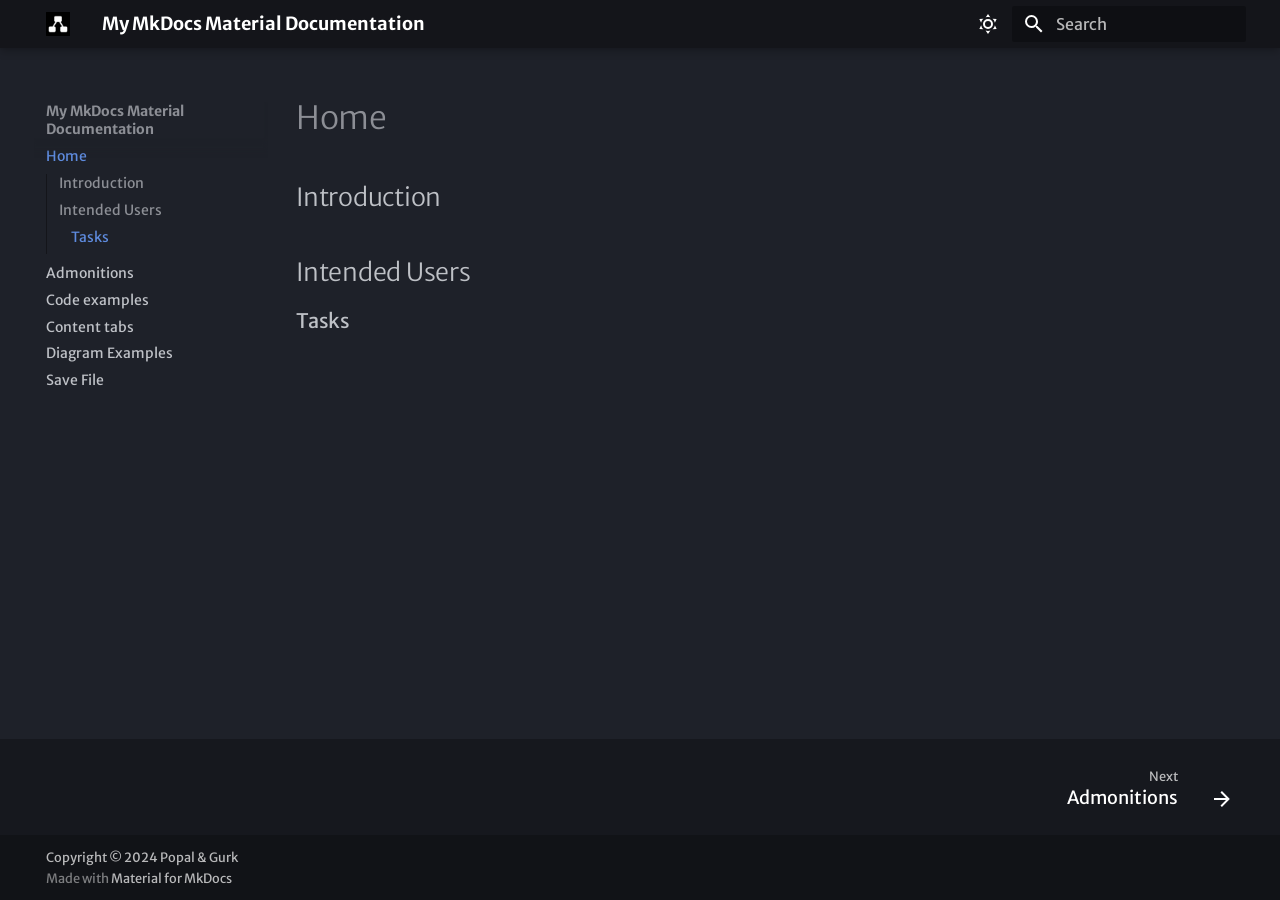
<file: index.html>
<!doctype html>
<html lang="en" class="no-js">
  <head>
    
      <meta charset="utf-8">
      <meta name="viewport" content="width=device-width,initial-scale=1">
      
      
      
        <link rel="canonical" href="https://sitename.example/">
      
      
      
        <link rel="next" href="admonitions/">
      
      
        
      
      
      <link rel="icon" href="assets/images/favicon.png">
      <meta name="generator" content="mkdocs-1.6.1, mkdocs-material-9.7.6">
    
    
      
        <title>My MkDocs Material Documentation</title>
      
    
    
      <link rel="stylesheet" href="assets/stylesheets/main.484c7ddc.min.css">
      
        
        <link rel="stylesheet" href="assets/stylesheets/palette.ab4e12ef.min.css">
      
      


    
    
      
    
    
      
        
        
        <link rel="preconnect" href="https://fonts.gstatic.com" crossorigin>
        <link rel="stylesheet" href="https://fonts.googleapis.com/css?family=Merriweather+Sans:300,300i,400,400i,700,700i%7CRed+Hat+Mono:400,400i,700,700i&display=fallback">
        <style>:root{--md-text-font:"Merriweather Sans";--md-code-font:"Red Hat Mono"}</style>
      
    
    
      <link rel="stylesheet" href="stylesheets/style.css">
    
    <script>__md_scope=new URL(".",location),__md_hash=e=>[...e].reduce(((e,_)=>(e<<5)-e+_.charCodeAt(0)),0),__md_get=(e,_=localStorage,t=__md_scope)=>JSON.parse(_.getItem(t.pathname+"."+e)),__md_set=(e,_,t=localStorage,a=__md_scope)=>{try{t.setItem(a.pathname+"."+e,JSON.stringify(_))}catch(e){}}</script>
    
      

    
    
  </head>
  
  
    
    
      
    
    
    
    
    <body dir="ltr" data-md-color-scheme="slate" data-md-color-primary="black" data-md-color-accent="deep-purple">
  
    
    <input class="md-toggle" data-md-toggle="drawer" type="checkbox" id="__drawer" autocomplete="off">
    <input class="md-toggle" data-md-toggle="search" type="checkbox" id="__search" autocomplete="off">
    <label class="md-overlay" for="__drawer"></label>
    <div data-md-component="skip">
      
        
        <a href="#introduction" class="md-skip">
          Skip to content
        </a>
      
    </div>
    <div data-md-component="announce">
      
    </div>
    
    
      

  

<header class="md-header md-header--shadow" data-md-component="header">
  <nav class="md-header__inner md-grid" aria-label="Header">
    <a href="." title="My MkDocs Material Documentation" class="md-header__button md-logo" aria-label="My MkDocs Material Documentation" data-md-component="logo">
      
  <img src="assets/logo.png" alt="logo">

    </a>
    <label class="md-header__button md-icon" for="__drawer">
      
      <svg xmlns="http://www.w3.org/2000/svg" viewBox="0 0 24 24"><path d="M3 6h18v2H3zm0 5h18v2H3zm0 5h18v2H3z"/></svg>
    </label>
    <div class="md-header__title" data-md-component="header-title">
      <div class="md-header__ellipsis">
        <div class="md-header__topic">
          <span class="md-ellipsis">
            My MkDocs Material Documentation
          </span>
        </div>
        <div class="md-header__topic" data-md-component="header-topic">
          <span class="md-ellipsis">
            
              Home
            
          </span>
        </div>
      </div>
    </div>
    
      
        <form class="md-header__option" data-md-component="palette">
  
    
    
    
    <input class="md-option" data-md-color-media="" data-md-color-scheme="slate" data-md-color-primary="black" data-md-color-accent="deep-purple"  aria-label="Dark mode"  type="radio" name="__palette" id="__palette_0">
    
      <label class="md-header__button md-icon" title="Dark mode" for="__palette_1" hidden>
        <svg xmlns="http://www.w3.org/2000/svg" viewBox="0 0 24 24"><path d="M12 7a5 5 0 0 1 5 5 5 5 0 0 1-5 5 5 5 0 0 1-5-5 5 5 0 0 1 5-5m0 2a3 3 0 0 0-3 3 3 3 0 0 0 3 3 3 3 0 0 0 3-3 3 3 0 0 0-3-3m0-7 2.39 3.42C13.65 5.15 12.84 5 12 5s-1.65.15-2.39.42zM3.34 7l4.16-.35A7.2 7.2 0 0 0 5.94 8.5c-.44.74-.69 1.5-.83 2.29zm.02 10 1.76-3.77a7.131 7.131 0 0 0 2.38 4.14zM20.65 7l-1.77 3.79a7.02 7.02 0 0 0-2.38-4.15zm-.01 10-4.14.36c.59-.51 1.12-1.14 1.54-1.86.42-.73.69-1.5.83-2.29zM12 22l-2.41-3.44c.74.27 1.55.44 2.41.44.82 0 1.63-.17 2.37-.44z"/></svg>
      </label>
    
  
    
    
    
    <input class="md-option" data-md-color-media="" data-md-color-scheme="default" data-md-color-primary="blue" data-md-color-accent="deep-orange"  aria-label="Light mode"  type="radio" name="__palette" id="__palette_1">
    
      <label class="md-header__button md-icon" title="Light mode" for="__palette_0" hidden>
        <svg xmlns="http://www.w3.org/2000/svg" viewBox="0 0 24 24"><path d="m17.75 4.09-2.53 1.94.91 3.06-2.63-1.81-2.63 1.81.91-3.06-2.53-1.94L12.44 4l1.06-3 1.06 3zm3.5 6.91-1.64 1.25.59 1.98-1.7-1.17-1.7 1.17.59-1.98L15.75 11l2.06-.05L18.5 9l.69 1.95zm-2.28 4.95c.83-.08 1.72 1.1 1.19 1.85-.32.45-.66.87-1.08 1.27C15.17 23 8.84 23 4.94 19.07c-3.91-3.9-3.91-10.24 0-14.14.4-.4.82-.76 1.27-1.08.75-.53 1.93.36 1.85 1.19-.27 2.86.69 5.83 2.89 8.02a9.96 9.96 0 0 0 8.02 2.89m-1.64 2.02a12.08 12.08 0 0 1-7.8-3.47c-2.17-2.19-3.33-5-3.49-7.82-2.81 3.14-2.7 7.96.31 10.98 3.02 3.01 7.84 3.12 10.98.31"/></svg>
      </label>
    
  
</form>
      
    
    
      <script>var palette=__md_get("__palette");if(palette&&palette.color){if("(prefers-color-scheme)"===palette.color.media){var media=matchMedia("(prefers-color-scheme: light)"),input=document.querySelector(media.matches?"[data-md-color-media='(prefers-color-scheme: light)']":"[data-md-color-media='(prefers-color-scheme: dark)']");palette.color.media=input.getAttribute("data-md-color-media"),palette.color.scheme=input.getAttribute("data-md-color-scheme"),palette.color.primary=input.getAttribute("data-md-color-primary"),palette.color.accent=input.getAttribute("data-md-color-accent")}for(var[key,value]of Object.entries(palette.color))document.body.setAttribute("data-md-color-"+key,value)}</script>
    
    
    
      
      
        <label class="md-header__button md-icon" for="__search">
          
          <svg xmlns="http://www.w3.org/2000/svg" viewBox="0 0 24 24"><path d="M9.5 3A6.5 6.5 0 0 1 16 9.5c0 1.61-.59 3.09-1.56 4.23l.27.27h.79l5 5-1.5 1.5-5-5v-.79l-.27-.27A6.52 6.52 0 0 1 9.5 16 6.5 6.5 0 0 1 3 9.5 6.5 6.5 0 0 1 9.5 3m0 2C7 5 5 7 5 9.5S7 14 9.5 14 14 12 14 9.5 12 5 9.5 5"/></svg>
        </label>
        <div class="md-search" data-md-component="search" role="dialog">
  <label class="md-search__overlay" for="__search"></label>
  <div class="md-search__inner" role="search">
    <form class="md-search__form" name="search">
      <input type="text" class="md-search__input" name="query" aria-label="Search" placeholder="Search" autocapitalize="off" autocorrect="off" autocomplete="off" spellcheck="false" data-md-component="search-query" required>
      <label class="md-search__icon md-icon" for="__search">
        
        <svg xmlns="http://www.w3.org/2000/svg" viewBox="0 0 24 24"><path d="M9.5 3A6.5 6.5 0 0 1 16 9.5c0 1.61-.59 3.09-1.56 4.23l.27.27h.79l5 5-1.5 1.5-5-5v-.79l-.27-.27A6.52 6.52 0 0 1 9.5 16 6.5 6.5 0 0 1 3 9.5 6.5 6.5 0 0 1 9.5 3m0 2C7 5 5 7 5 9.5S7 14 9.5 14 14 12 14 9.5 12 5 9.5 5"/></svg>
        
        <svg xmlns="http://www.w3.org/2000/svg" viewBox="0 0 24 24"><path d="M20 11v2H8l5.5 5.5-1.42 1.42L4.16 12l7.92-7.92L13.5 5.5 8 11z"/></svg>
      </label>
      <nav class="md-search__options" aria-label="Search">
        
        <button type="reset" class="md-search__icon md-icon" title="Clear" aria-label="Clear" tabindex="-1">
          
          <svg xmlns="http://www.w3.org/2000/svg" viewBox="0 0 24 24"><path d="M19 6.41 17.59 5 12 10.59 6.41 5 5 6.41 10.59 12 5 17.59 6.41 19 12 13.41 17.59 19 19 17.59 13.41 12z"/></svg>
        </button>
      </nav>
      
    </form>
    <div class="md-search__output">
      <div class="md-search__scrollwrap" tabindex="0" data-md-scrollfix>
        <div class="md-search-result" data-md-component="search-result">
          <div class="md-search-result__meta">
            Initializing search
          </div>
          <ol class="md-search-result__list" role="presentation"></ol>
        </div>
      </div>
    </div>
  </div>
</div>
      
    
    
  </nav>
  
</header>
    
    <div class="md-container" data-md-component="container">
      
      
        
          
        
      
      <main class="md-main" data-md-component="main">
        <div class="md-main__inner md-grid">
          
            
              
              <div class="md-sidebar md-sidebar--primary" data-md-component="sidebar" data-md-type="navigation" >
                <div class="md-sidebar__scrollwrap">
                  <div class="md-sidebar__inner">
                    



  

<nav class="md-nav md-nav--primary md-nav--integrated" aria-label="Navigation" data-md-level="0">
  <label class="md-nav__title" for="__drawer">
    <a href="." title="My MkDocs Material Documentation" class="md-nav__button md-logo" aria-label="My MkDocs Material Documentation" data-md-component="logo">
      
  <img src="assets/logo.png" alt="logo">

    </a>
    My MkDocs Material Documentation
  </label>
  
  <ul class="md-nav__list" data-md-scrollfix>
    
      
      
  
  
    
  
  
  
    <li class="md-nav__item md-nav__item--active">
      
      <input class="md-nav__toggle md-toggle" type="checkbox" id="__toc">
      
      
      
        <label class="md-nav__link md-nav__link--active" for="__toc">
          
  
  
  <span class="md-ellipsis">
    
  
    Home
  

    
  </span>
  
  

          <span class="md-nav__icon md-icon"></span>
        </label>
      
      <a href="." class="md-nav__link md-nav__link--active">
        
  
  
  <span class="md-ellipsis">
    
  
    Home
  

    
  </span>
  
  

      </a>
      
        

<nav class="md-nav md-nav--secondary" aria-label="Table of contents">
  
  
  
  
    <label class="md-nav__title" for="__toc">
      <span class="md-nav__icon md-icon"></span>
      Table of contents
    </label>
    <ul class="md-nav__list" data-md-component="toc" data-md-scrollfix>
      
        <li class="md-nav__item">
  <a href="#introduction" class="md-nav__link">
    <span class="md-ellipsis">
      
        Introduction
      
    </span>
  </a>
  
</li>
      
        <li class="md-nav__item">
  <a href="#intended-users" class="md-nav__link">
    <span class="md-ellipsis">
      
        Intended Users
      
    </span>
  </a>
  
    <nav class="md-nav" aria-label="Intended Users">
      <ul class="md-nav__list">
        
          <li class="md-nav__item">
  <a href="#tasks" class="md-nav__link">
    <span class="md-ellipsis">
      
        Tasks
      
    </span>
  </a>
  
</li>
        
      </ul>
    </nav>
  
</li>
      
    </ul>
  
</nav>
      
    </li>
  

    
      
      
  
  
  
  
    <li class="md-nav__item">
      <a href="admonitions/" class="md-nav__link">
        
  
  
  <span class="md-ellipsis">
    
  
    Admonitions
  

    
  </span>
  
  

      </a>
    </li>
  

    
      
      
  
  
  
  
    <li class="md-nav__item">
      <a href="code_examples/" class="md-nav__link">
        
  
  
  <span class="md-ellipsis">
    
  
    Code examples
  

    
  </span>
  
  

      </a>
    </li>
  

    
      
      
  
  
  
  
    <li class="md-nav__item">
      <a href="content_tabs/" class="md-nav__link">
        
  
  
  <span class="md-ellipsis">
    
  
    Content tabs
  

    
  </span>
  
  

      </a>
    </li>
  

    
      
      
  
  
  
  
    <li class="md-nav__item">
      <a href="diagram_examples/" class="md-nav__link">
        
  
  
  <span class="md-ellipsis">
    
  
    Diagram Examples
  

    
  </span>
  
  

      </a>
    </li>
  

    
      
      
  
  
  
  
    <li class="md-nav__item">
      <a href="saveFile/" class="md-nav__link">
        
  
  
  <span class="md-ellipsis">
    
  
    Save File
  

    
  </span>
  
  

      </a>
    </li>
  

    
  </ul>
</nav>
                  </div>
                </div>
              </div>
            
            
          
          
            <div class="md-content" data-md-component="content">
              
              <article class="md-content__inner md-typeset">
                
                  



  <h1>Home</h1>

<h2 id="introduction">Introduction</h2>
<h2 id="intended-users">Intended Users</h2>
<h3 id="tasks">Tasks</h3>












                
              </article>
            </div>
          
          
<script>var target=document.getElementById(location.hash.slice(1));target&&target.name&&(target.checked=target.name.startsWith("__tabbed_"))</script>
        </div>
        
      </main>
      
        <footer class="md-footer">
  
    
      
      <nav class="md-footer__inner md-grid" aria-label="Footer" >
        
        
          
          <a href="admonitions/" class="md-footer__link md-footer__link--next" aria-label="Next: Admonitions">
            <div class="md-footer__title">
              <span class="md-footer__direction">
                Next
              </span>
              <div class="md-ellipsis">
                Admonitions
              </div>
            </div>
            <div class="md-footer__button md-icon">
              
              <svg xmlns="http://www.w3.org/2000/svg" viewBox="0 0 24 24"><path d="M4 11v2h12l-5.5 5.5 1.42 1.42L19.84 12l-7.92-7.92L10.5 5.5 16 11z"/></svg>
            </div>
          </a>
        
      </nav>
    
  
  <div class="md-footer-meta md-typeset">
    <div class="md-footer-meta__inner md-grid">
      <div class="md-copyright">
  
    <div class="md-copyright__highlight">
      Copyright &copy; 2024 Popal & Gurk
    </div>
  
  
    Made with
    <a href="https://squidfunk.github.io/mkdocs-material/" target="_blank" rel="noopener">
      Material for MkDocs
    </a>
  
</div>
      
    </div>
  </div>
</footer>
      
    </div>
    <div class="md-dialog" data-md-component="dialog">
      <div class="md-dialog__inner md-typeset"></div>
    </div>
    
    
    
      
      
      <script id="__config" type="application/json">{"annotate": null, "base": ".", "features": ["navigation.footer", "toc.integrate"], "search": "assets/javascripts/workers/search.2c215733.min.js", "tags": null, "translations": {"clipboard.copied": "Copied to clipboard", "clipboard.copy": "Copy to clipboard", "search.result.more.one": "1 more on this page", "search.result.more.other": "# more on this page", "search.result.none": "No matching documents", "search.result.one": "1 matching document", "search.result.other": "# matching documents", "search.result.placeholder": "Type to start searching", "search.result.term.missing": "Missing", "select.version": "Select version"}, "version": null}</script>
    
    
      <script src="assets/javascripts/bundle.79ae519e.min.js"></script>
      
    
  </body>
</html>
</file>
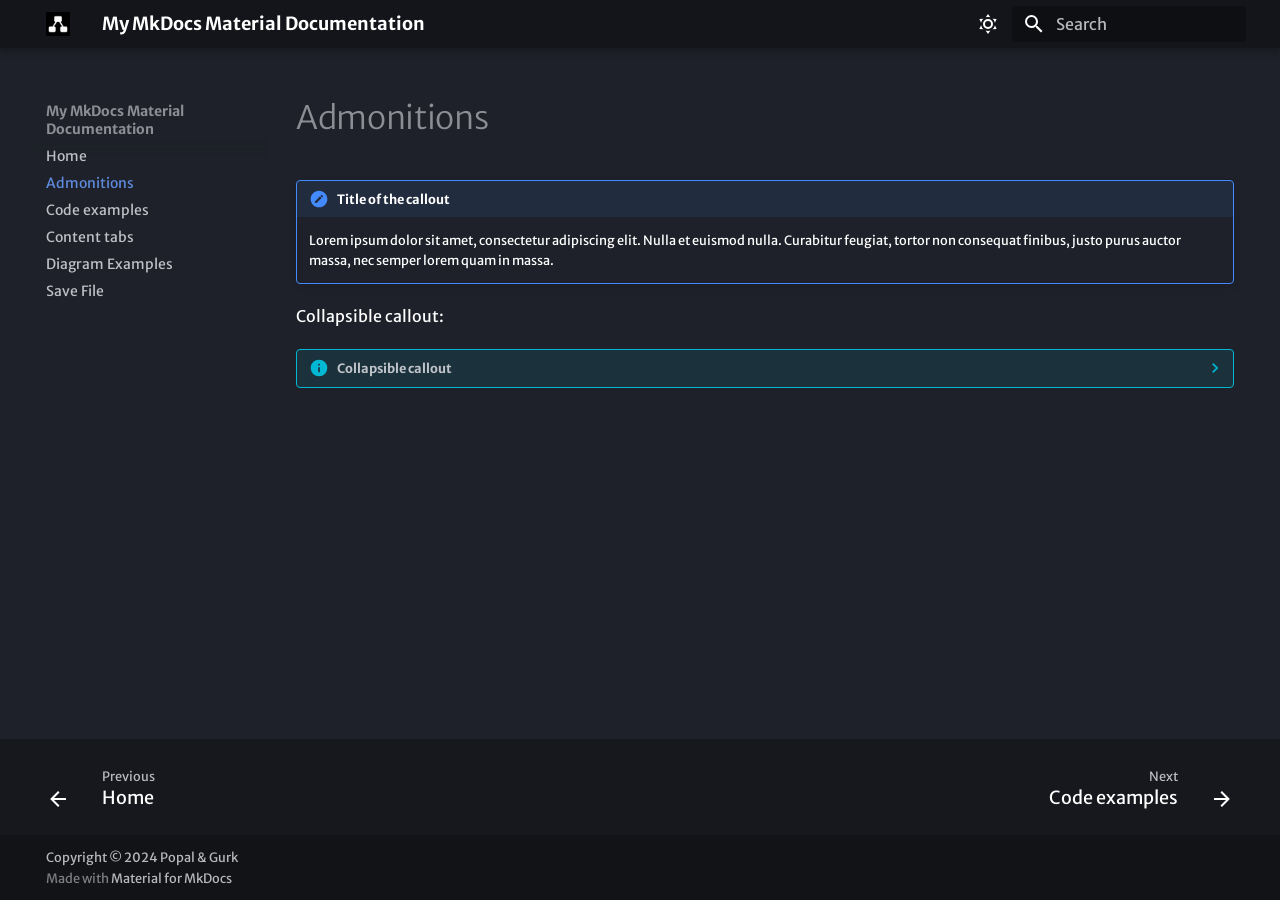
<file: admonitions/index.html>
<!doctype html>
<html lang="en" class="no-js">
  <head>
    
      <meta charset="utf-8">
      <meta name="viewport" content="width=device-width,initial-scale=1">
      
      
      
        <link rel="canonical" href="https://sitename.example/admonitions/">
      
      
        <link rel="prev" href="..">
      
      
        <link rel="next" href="../code_examples/">
      
      
        
      
      
      <link rel="icon" href="../assets/images/favicon.png">
      <meta name="generator" content="mkdocs-1.6.1, mkdocs-material-9.7.6">
    
    
      
        <title>Admonitions - My MkDocs Material Documentation</title>
      
    
    
      <link rel="stylesheet" href="../assets/stylesheets/main.484c7ddc.min.css">
      
        
        <link rel="stylesheet" href="../assets/stylesheets/palette.ab4e12ef.min.css">
      
      


    
    
      
    
    
      
        
        
        <link rel="preconnect" href="https://fonts.gstatic.com" crossorigin>
        <link rel="stylesheet" href="https://fonts.googleapis.com/css?family=Merriweather+Sans:300,300i,400,400i,700,700i%7CRed+Hat+Mono:400,400i,700,700i&display=fallback">
        <style>:root{--md-text-font:"Merriweather Sans";--md-code-font:"Red Hat Mono"}</style>
      
    
    
      <link rel="stylesheet" href="../stylesheets/style.css">
    
    <script>__md_scope=new URL("..",location),__md_hash=e=>[...e].reduce(((e,_)=>(e<<5)-e+_.charCodeAt(0)),0),__md_get=(e,_=localStorage,t=__md_scope)=>JSON.parse(_.getItem(t.pathname+"."+e)),__md_set=(e,_,t=localStorage,a=__md_scope)=>{try{t.setItem(a.pathname+"."+e,JSON.stringify(_))}catch(e){}}</script>
    
      

    
    
  </head>
  
  
    
    
      
    
    
    
    
    <body dir="ltr" data-md-color-scheme="slate" data-md-color-primary="black" data-md-color-accent="deep-purple">
  
    
    <input class="md-toggle" data-md-toggle="drawer" type="checkbox" id="__drawer" autocomplete="off">
    <input class="md-toggle" data-md-toggle="search" type="checkbox" id="__search" autocomplete="off">
    <label class="md-overlay" for="__drawer"></label>
    <div data-md-component="skip">
      
    </div>
    <div data-md-component="announce">
      
    </div>
    
    
      

  

<header class="md-header md-header--shadow" data-md-component="header">
  <nav class="md-header__inner md-grid" aria-label="Header">
    <a href=".." title="My MkDocs Material Documentation" class="md-header__button md-logo" aria-label="My MkDocs Material Documentation" data-md-component="logo">
      
  <img src="../assets/logo.png" alt="logo">

    </a>
    <label class="md-header__button md-icon" for="__drawer">
      
      <svg xmlns="http://www.w3.org/2000/svg" viewBox="0 0 24 24"><path d="M3 6h18v2H3zm0 5h18v2H3zm0 5h18v2H3z"/></svg>
    </label>
    <div class="md-header__title" data-md-component="header-title">
      <div class="md-header__ellipsis">
        <div class="md-header__topic">
          <span class="md-ellipsis">
            My MkDocs Material Documentation
          </span>
        </div>
        <div class="md-header__topic" data-md-component="header-topic">
          <span class="md-ellipsis">
            
              Admonitions
            
          </span>
        </div>
      </div>
    </div>
    
      
        <form class="md-header__option" data-md-component="palette">
  
    
    
    
    <input class="md-option" data-md-color-media="" data-md-color-scheme="slate" data-md-color-primary="black" data-md-color-accent="deep-purple"  aria-label="Dark mode"  type="radio" name="__palette" id="__palette_0">
    
      <label class="md-header__button md-icon" title="Dark mode" for="__palette_1" hidden>
        <svg xmlns="http://www.w3.org/2000/svg" viewBox="0 0 24 24"><path d="M12 7a5 5 0 0 1 5 5 5 5 0 0 1-5 5 5 5 0 0 1-5-5 5 5 0 0 1 5-5m0 2a3 3 0 0 0-3 3 3 3 0 0 0 3 3 3 3 0 0 0 3-3 3 3 0 0 0-3-3m0-7 2.39 3.42C13.65 5.15 12.84 5 12 5s-1.65.15-2.39.42zM3.34 7l4.16-.35A7.2 7.2 0 0 0 5.94 8.5c-.44.74-.69 1.5-.83 2.29zm.02 10 1.76-3.77a7.131 7.131 0 0 0 2.38 4.14zM20.65 7l-1.77 3.79a7.02 7.02 0 0 0-2.38-4.15zm-.01 10-4.14.36c.59-.51 1.12-1.14 1.54-1.86.42-.73.69-1.5.83-2.29zM12 22l-2.41-3.44c.74.27 1.55.44 2.41.44.82 0 1.63-.17 2.37-.44z"/></svg>
      </label>
    
  
    
    
    
    <input class="md-option" data-md-color-media="" data-md-color-scheme="default" data-md-color-primary="blue" data-md-color-accent="deep-orange"  aria-label="Light mode"  type="radio" name="__palette" id="__palette_1">
    
      <label class="md-header__button md-icon" title="Light mode" for="__palette_0" hidden>
        <svg xmlns="http://www.w3.org/2000/svg" viewBox="0 0 24 24"><path d="m17.75 4.09-2.53 1.94.91 3.06-2.63-1.81-2.63 1.81.91-3.06-2.53-1.94L12.44 4l1.06-3 1.06 3zm3.5 6.91-1.64 1.25.59 1.98-1.7-1.17-1.7 1.17.59-1.98L15.75 11l2.06-.05L18.5 9l.69 1.95zm-2.28 4.95c.83-.08 1.72 1.1 1.19 1.85-.32.45-.66.87-1.08 1.27C15.17 23 8.84 23 4.94 19.07c-3.91-3.9-3.91-10.24 0-14.14.4-.4.82-.76 1.27-1.08.75-.53 1.93.36 1.85 1.19-.27 2.86.69 5.83 2.89 8.02a9.96 9.96 0 0 0 8.02 2.89m-1.64 2.02a12.08 12.08 0 0 1-7.8-3.47c-2.17-2.19-3.33-5-3.49-7.82-2.81 3.14-2.7 7.96.31 10.98 3.02 3.01 7.84 3.12 10.98.31"/></svg>
      </label>
    
  
</form>
      
    
    
      <script>var palette=__md_get("__palette");if(palette&&palette.color){if("(prefers-color-scheme)"===palette.color.media){var media=matchMedia("(prefers-color-scheme: light)"),input=document.querySelector(media.matches?"[data-md-color-media='(prefers-color-scheme: light)']":"[data-md-color-media='(prefers-color-scheme: dark)']");palette.color.media=input.getAttribute("data-md-color-media"),palette.color.scheme=input.getAttribute("data-md-color-scheme"),palette.color.primary=input.getAttribute("data-md-color-primary"),palette.color.accent=input.getAttribute("data-md-color-accent")}for(var[key,value]of Object.entries(palette.color))document.body.setAttribute("data-md-color-"+key,value)}</script>
    
    
    
      
      
        <label class="md-header__button md-icon" for="__search">
          
          <svg xmlns="http://www.w3.org/2000/svg" viewBox="0 0 24 24"><path d="M9.5 3A6.5 6.5 0 0 1 16 9.5c0 1.61-.59 3.09-1.56 4.23l.27.27h.79l5 5-1.5 1.5-5-5v-.79l-.27-.27A6.52 6.52 0 0 1 9.5 16 6.5 6.5 0 0 1 3 9.5 6.5 6.5 0 0 1 9.5 3m0 2C7 5 5 7 5 9.5S7 14 9.5 14 14 12 14 9.5 12 5 9.5 5"/></svg>
        </label>
        <div class="md-search" data-md-component="search" role="dialog">
  <label class="md-search__overlay" for="__search"></label>
  <div class="md-search__inner" role="search">
    <form class="md-search__form" name="search">
      <input type="text" class="md-search__input" name="query" aria-label="Search" placeholder="Search" autocapitalize="off" autocorrect="off" autocomplete="off" spellcheck="false" data-md-component="search-query" required>
      <label class="md-search__icon md-icon" for="__search">
        
        <svg xmlns="http://www.w3.org/2000/svg" viewBox="0 0 24 24"><path d="M9.5 3A6.5 6.5 0 0 1 16 9.5c0 1.61-.59 3.09-1.56 4.23l.27.27h.79l5 5-1.5 1.5-5-5v-.79l-.27-.27A6.52 6.52 0 0 1 9.5 16 6.5 6.5 0 0 1 3 9.5 6.5 6.5 0 0 1 9.5 3m0 2C7 5 5 7 5 9.5S7 14 9.5 14 14 12 14 9.5 12 5 9.5 5"/></svg>
        
        <svg xmlns="http://www.w3.org/2000/svg" viewBox="0 0 24 24"><path d="M20 11v2H8l5.5 5.5-1.42 1.42L4.16 12l7.92-7.92L13.5 5.5 8 11z"/></svg>
      </label>
      <nav class="md-search__options" aria-label="Search">
        
        <button type="reset" class="md-search__icon md-icon" title="Clear" aria-label="Clear" tabindex="-1">
          
          <svg xmlns="http://www.w3.org/2000/svg" viewBox="0 0 24 24"><path d="M19 6.41 17.59 5 12 10.59 6.41 5 5 6.41 10.59 12 5 17.59 6.41 19 12 13.41 17.59 19 19 17.59 13.41 12z"/></svg>
        </button>
      </nav>
      
    </form>
    <div class="md-search__output">
      <div class="md-search__scrollwrap" tabindex="0" data-md-scrollfix>
        <div class="md-search-result" data-md-component="search-result">
          <div class="md-search-result__meta">
            Initializing search
          </div>
          <ol class="md-search-result__list" role="presentation"></ol>
        </div>
      </div>
    </div>
  </div>
</div>
      
    
    
  </nav>
  
</header>
    
    <div class="md-container" data-md-component="container">
      
      
        
          
        
      
      <main class="md-main" data-md-component="main">
        <div class="md-main__inner md-grid">
          
            
              
              <div class="md-sidebar md-sidebar--primary" data-md-component="sidebar" data-md-type="navigation" >
                <div class="md-sidebar__scrollwrap">
                  <div class="md-sidebar__inner">
                    



  

<nav class="md-nav md-nav--primary md-nav--integrated" aria-label="Navigation" data-md-level="0">
  <label class="md-nav__title" for="__drawer">
    <a href=".." title="My MkDocs Material Documentation" class="md-nav__button md-logo" aria-label="My MkDocs Material Documentation" data-md-component="logo">
      
  <img src="../assets/logo.png" alt="logo">

    </a>
    My MkDocs Material Documentation
  </label>
  
  <ul class="md-nav__list" data-md-scrollfix>
    
      
      
  
  
  
  
    <li class="md-nav__item">
      <a href=".." class="md-nav__link">
        
  
  
  <span class="md-ellipsis">
    
  
    Home
  

    
  </span>
  
  

      </a>
    </li>
  

    
      
      
  
  
    
  
  
  
    <li class="md-nav__item md-nav__item--active">
      
      <input class="md-nav__toggle md-toggle" type="checkbox" id="__toc">
      
      
      
      <a href="./" class="md-nav__link md-nav__link--active">
        
  
  
  <span class="md-ellipsis">
    
  
    Admonitions
  

    
  </span>
  
  

      </a>
      
    </li>
  

    
      
      
  
  
  
  
    <li class="md-nav__item">
      <a href="../code_examples/" class="md-nav__link">
        
  
  
  <span class="md-ellipsis">
    
  
    Code examples
  

    
  </span>
  
  

      </a>
    </li>
  

    
      
      
  
  
  
  
    <li class="md-nav__item">
      <a href="../content_tabs/" class="md-nav__link">
        
  
  
  <span class="md-ellipsis">
    
  
    Content tabs
  

    
  </span>
  
  

      </a>
    </li>
  

    
      
      
  
  
  
  
    <li class="md-nav__item">
      <a href="../diagram_examples/" class="md-nav__link">
        
  
  
  <span class="md-ellipsis">
    
  
    Diagram Examples
  

    
  </span>
  
  

      </a>
    </li>
  

    
      
      
  
  
  
  
    <li class="md-nav__item">
      <a href="../saveFile/" class="md-nav__link">
        
  
  
  <span class="md-ellipsis">
    
  
    Save File
  

    
  </span>
  
  

      </a>
    </li>
  

    
  </ul>
</nav>
                  </div>
                </div>
              </div>
            
            
          
          
            <div class="md-content" data-md-component="content">
              
              <article class="md-content__inner md-typeset">
                
                  



  <h1>Admonitions</h1>

<div class="admonition note">
<p class="admonition-title">Title of the callout</p>
<p>Lorem ipsum dolor sit amet, consectetur adipiscing elit. Nulla et euismod
nulla. Curabitur feugiat, tortor non consequat finibus, justo purus auctor
massa, nec semper lorem quam in massa.</p>
</div>
<p>Collapsible callout:</p>
<details class="info">
<summary>Collapsible callout</summary>
<p>Lorem ipsum dolor sit amet, consectetur adipiscing elit. Nulla et euismod
nulla. Curabitur feugiat, tortor non consequat finibus, justo purus auctor
massa, nec semper lorem quam in massa.</p>
</details>












                
              </article>
            </div>
          
          
<script>var target=document.getElementById(location.hash.slice(1));target&&target.name&&(target.checked=target.name.startsWith("__tabbed_"))</script>
        </div>
        
      </main>
      
        <footer class="md-footer">
  
    
      
      <nav class="md-footer__inner md-grid" aria-label="Footer" >
        
          
          <a href=".." class="md-footer__link md-footer__link--prev" aria-label="Previous: Home">
            <div class="md-footer__button md-icon">
              
              <svg xmlns="http://www.w3.org/2000/svg" viewBox="0 0 24 24"><path d="M20 11v2H8l5.5 5.5-1.42 1.42L4.16 12l7.92-7.92L13.5 5.5 8 11z"/></svg>
            </div>
            <div class="md-footer__title">
              <span class="md-footer__direction">
                Previous
              </span>
              <div class="md-ellipsis">
                Home
              </div>
            </div>
          </a>
        
        
          
          <a href="../code_examples/" class="md-footer__link md-footer__link--next" aria-label="Next: Code examples">
            <div class="md-footer__title">
              <span class="md-footer__direction">
                Next
              </span>
              <div class="md-ellipsis">
                Code examples
              </div>
            </div>
            <div class="md-footer__button md-icon">
              
              <svg xmlns="http://www.w3.org/2000/svg" viewBox="0 0 24 24"><path d="M4 11v2h12l-5.5 5.5 1.42 1.42L19.84 12l-7.92-7.92L10.5 5.5 16 11z"/></svg>
            </div>
          </a>
        
      </nav>
    
  
  <div class="md-footer-meta md-typeset">
    <div class="md-footer-meta__inner md-grid">
      <div class="md-copyright">
  
    <div class="md-copyright__highlight">
      Copyright &copy; 2024 Popal & Gurk
    </div>
  
  
    Made with
    <a href="https://squidfunk.github.io/mkdocs-material/" target="_blank" rel="noopener">
      Material for MkDocs
    </a>
  
</div>
      
    </div>
  </div>
</footer>
      
    </div>
    <div class="md-dialog" data-md-component="dialog">
      <div class="md-dialog__inner md-typeset"></div>
    </div>
    
    
    
      
      
      <script id="__config" type="application/json">{"annotate": null, "base": "..", "features": ["navigation.footer", "toc.integrate"], "search": "../assets/javascripts/workers/search.2c215733.min.js", "tags": null, "translations": {"clipboard.copied": "Copied to clipboard", "clipboard.copy": "Copy to clipboard", "search.result.more.one": "1 more on this page", "search.result.more.other": "# more on this page", "search.result.none": "No matching documents", "search.result.one": "1 matching document", "search.result.other": "# matching documents", "search.result.placeholder": "Type to start searching", "search.result.term.missing": "Missing", "select.version": "Select version"}, "version": null}</script>
    
    
      <script src="../assets/javascripts/bundle.79ae519e.min.js"></script>
      
    
  </body>
</html>
</file>
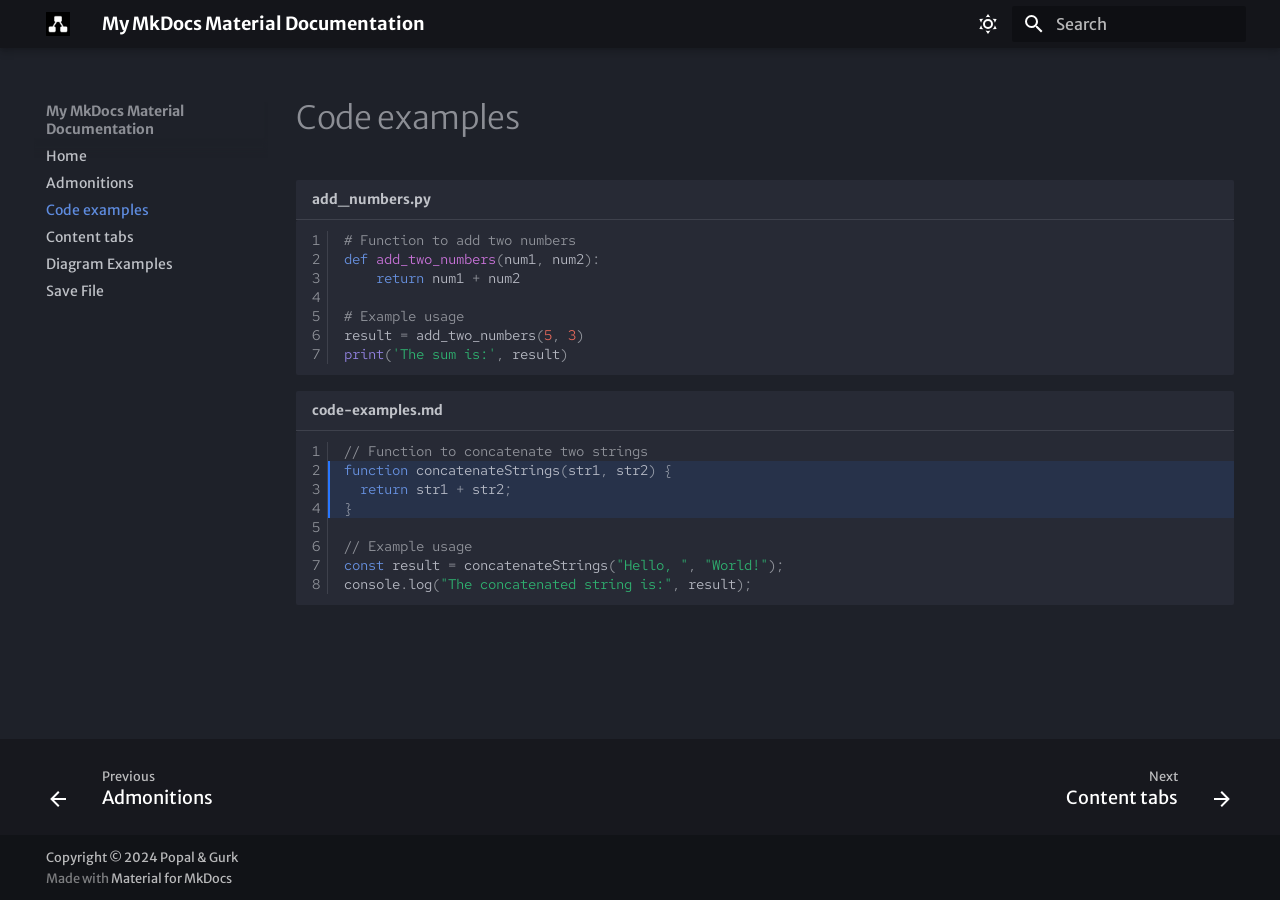
<file: code_examples/index.html>
<!doctype html>
<html lang="en" class="no-js">
  <head>
    
      <meta charset="utf-8">
      <meta name="viewport" content="width=device-width,initial-scale=1">
      
      
      
        <link rel="canonical" href="https://sitename.example/code_examples/">
      
      
        <link rel="prev" href="../admonitions/">
      
      
        <link rel="next" href="../content_tabs/">
      
      
        
      
      
      <link rel="icon" href="../assets/images/favicon.png">
      <meta name="generator" content="mkdocs-1.6.1, mkdocs-material-9.7.6">
    
    
      
        <title>Code examples - My MkDocs Material Documentation</title>
      
    
    
      <link rel="stylesheet" href="../assets/stylesheets/main.484c7ddc.min.css">
      
        
        <link rel="stylesheet" href="../assets/stylesheets/palette.ab4e12ef.min.css">
      
      


    
    
      
    
    
      
        
        
        <link rel="preconnect" href="https://fonts.gstatic.com" crossorigin>
        <link rel="stylesheet" href="https://fonts.googleapis.com/css?family=Merriweather+Sans:300,300i,400,400i,700,700i%7CRed+Hat+Mono:400,400i,700,700i&display=fallback">
        <style>:root{--md-text-font:"Merriweather Sans";--md-code-font:"Red Hat Mono"}</style>
      
    
    
      <link rel="stylesheet" href="../stylesheets/style.css">
    
    <script>__md_scope=new URL("..",location),__md_hash=e=>[...e].reduce(((e,_)=>(e<<5)-e+_.charCodeAt(0)),0),__md_get=(e,_=localStorage,t=__md_scope)=>JSON.parse(_.getItem(t.pathname+"."+e)),__md_set=(e,_,t=localStorage,a=__md_scope)=>{try{t.setItem(a.pathname+"."+e,JSON.stringify(_))}catch(e){}}</script>
    
      

    
    
  </head>
  
  
    
    
      
    
    
    
    
    <body dir="ltr" data-md-color-scheme="slate" data-md-color-primary="black" data-md-color-accent="deep-purple">
  
    
    <input class="md-toggle" data-md-toggle="drawer" type="checkbox" id="__drawer" autocomplete="off">
    <input class="md-toggle" data-md-toggle="search" type="checkbox" id="__search" autocomplete="off">
    <label class="md-overlay" for="__drawer"></label>
    <div data-md-component="skip">
      
    </div>
    <div data-md-component="announce">
      
    </div>
    
    
      

  

<header class="md-header md-header--shadow" data-md-component="header">
  <nav class="md-header__inner md-grid" aria-label="Header">
    <a href=".." title="My MkDocs Material Documentation" class="md-header__button md-logo" aria-label="My MkDocs Material Documentation" data-md-component="logo">
      
  <img src="../assets/logo.png" alt="logo">

    </a>
    <label class="md-header__button md-icon" for="__drawer">
      
      <svg xmlns="http://www.w3.org/2000/svg" viewBox="0 0 24 24"><path d="M3 6h18v2H3zm0 5h18v2H3zm0 5h18v2H3z"/></svg>
    </label>
    <div class="md-header__title" data-md-component="header-title">
      <div class="md-header__ellipsis">
        <div class="md-header__topic">
          <span class="md-ellipsis">
            My MkDocs Material Documentation
          </span>
        </div>
        <div class="md-header__topic" data-md-component="header-topic">
          <span class="md-ellipsis">
            
              Code examples
            
          </span>
        </div>
      </div>
    </div>
    
      
        <form class="md-header__option" data-md-component="palette">
  
    
    
    
    <input class="md-option" data-md-color-media="" data-md-color-scheme="slate" data-md-color-primary="black" data-md-color-accent="deep-purple"  aria-label="Dark mode"  type="radio" name="__palette" id="__palette_0">
    
      <label class="md-header__button md-icon" title="Dark mode" for="__palette_1" hidden>
        <svg xmlns="http://www.w3.org/2000/svg" viewBox="0 0 24 24"><path d="M12 7a5 5 0 0 1 5 5 5 5 0 0 1-5 5 5 5 0 0 1-5-5 5 5 0 0 1 5-5m0 2a3 3 0 0 0-3 3 3 3 0 0 0 3 3 3 3 0 0 0 3-3 3 3 0 0 0-3-3m0-7 2.39 3.42C13.65 5.15 12.84 5 12 5s-1.65.15-2.39.42zM3.34 7l4.16-.35A7.2 7.2 0 0 0 5.94 8.5c-.44.74-.69 1.5-.83 2.29zm.02 10 1.76-3.77a7.131 7.131 0 0 0 2.38 4.14zM20.65 7l-1.77 3.79a7.02 7.02 0 0 0-2.38-4.15zm-.01 10-4.14.36c.59-.51 1.12-1.14 1.54-1.86.42-.73.69-1.5.83-2.29zM12 22l-2.41-3.44c.74.27 1.55.44 2.41.44.82 0 1.63-.17 2.37-.44z"/></svg>
      </label>
    
  
    
    
    
    <input class="md-option" data-md-color-media="" data-md-color-scheme="default" data-md-color-primary="blue" data-md-color-accent="deep-orange"  aria-label="Light mode"  type="radio" name="__palette" id="__palette_1">
    
      <label class="md-header__button md-icon" title="Light mode" for="__palette_0" hidden>
        <svg xmlns="http://www.w3.org/2000/svg" viewBox="0 0 24 24"><path d="m17.75 4.09-2.53 1.94.91 3.06-2.63-1.81-2.63 1.81.91-3.06-2.53-1.94L12.44 4l1.06-3 1.06 3zm3.5 6.91-1.64 1.25.59 1.98-1.7-1.17-1.7 1.17.59-1.98L15.75 11l2.06-.05L18.5 9l.69 1.95zm-2.28 4.95c.83-.08 1.72 1.1 1.19 1.85-.32.45-.66.87-1.08 1.27C15.17 23 8.84 23 4.94 19.07c-3.91-3.9-3.91-10.24 0-14.14.4-.4.82-.76 1.27-1.08.75-.53 1.93.36 1.85 1.19-.27 2.86.69 5.83 2.89 8.02a9.96 9.96 0 0 0 8.02 2.89m-1.64 2.02a12.08 12.08 0 0 1-7.8-3.47c-2.17-2.19-3.33-5-3.49-7.82-2.81 3.14-2.7 7.96.31 10.98 3.02 3.01 7.84 3.12 10.98.31"/></svg>
      </label>
    
  
</form>
      
    
    
      <script>var palette=__md_get("__palette");if(palette&&palette.color){if("(prefers-color-scheme)"===palette.color.media){var media=matchMedia("(prefers-color-scheme: light)"),input=document.querySelector(media.matches?"[data-md-color-media='(prefers-color-scheme: light)']":"[data-md-color-media='(prefers-color-scheme: dark)']");palette.color.media=input.getAttribute("data-md-color-media"),palette.color.scheme=input.getAttribute("data-md-color-scheme"),palette.color.primary=input.getAttribute("data-md-color-primary"),palette.color.accent=input.getAttribute("data-md-color-accent")}for(var[key,value]of Object.entries(palette.color))document.body.setAttribute("data-md-color-"+key,value)}</script>
    
    
    
      
      
        <label class="md-header__button md-icon" for="__search">
          
          <svg xmlns="http://www.w3.org/2000/svg" viewBox="0 0 24 24"><path d="M9.5 3A6.5 6.5 0 0 1 16 9.5c0 1.61-.59 3.09-1.56 4.23l.27.27h.79l5 5-1.5 1.5-5-5v-.79l-.27-.27A6.52 6.52 0 0 1 9.5 16 6.5 6.5 0 0 1 3 9.5 6.5 6.5 0 0 1 9.5 3m0 2C7 5 5 7 5 9.5S7 14 9.5 14 14 12 14 9.5 12 5 9.5 5"/></svg>
        </label>
        <div class="md-search" data-md-component="search" role="dialog">
  <label class="md-search__overlay" for="__search"></label>
  <div class="md-search__inner" role="search">
    <form class="md-search__form" name="search">
      <input type="text" class="md-search__input" name="query" aria-label="Search" placeholder="Search" autocapitalize="off" autocorrect="off" autocomplete="off" spellcheck="false" data-md-component="search-query" required>
      <label class="md-search__icon md-icon" for="__search">
        
        <svg xmlns="http://www.w3.org/2000/svg" viewBox="0 0 24 24"><path d="M9.5 3A6.5 6.5 0 0 1 16 9.5c0 1.61-.59 3.09-1.56 4.23l.27.27h.79l5 5-1.5 1.5-5-5v-.79l-.27-.27A6.52 6.52 0 0 1 9.5 16 6.5 6.5 0 0 1 3 9.5 6.5 6.5 0 0 1 9.5 3m0 2C7 5 5 7 5 9.5S7 14 9.5 14 14 12 14 9.5 12 5 9.5 5"/></svg>
        
        <svg xmlns="http://www.w3.org/2000/svg" viewBox="0 0 24 24"><path d="M20 11v2H8l5.5 5.5-1.42 1.42L4.16 12l7.92-7.92L13.5 5.5 8 11z"/></svg>
      </label>
      <nav class="md-search__options" aria-label="Search">
        
        <button type="reset" class="md-search__icon md-icon" title="Clear" aria-label="Clear" tabindex="-1">
          
          <svg xmlns="http://www.w3.org/2000/svg" viewBox="0 0 24 24"><path d="M19 6.41 17.59 5 12 10.59 6.41 5 5 6.41 10.59 12 5 17.59 6.41 19 12 13.41 17.59 19 19 17.59 13.41 12z"/></svg>
        </button>
      </nav>
      
    </form>
    <div class="md-search__output">
      <div class="md-search__scrollwrap" tabindex="0" data-md-scrollfix>
        <div class="md-search-result" data-md-component="search-result">
          <div class="md-search-result__meta">
            Initializing search
          </div>
          <ol class="md-search-result__list" role="presentation"></ol>
        </div>
      </div>
    </div>
  </div>
</div>
      
    
    
  </nav>
  
</header>
    
    <div class="md-container" data-md-component="container">
      
      
        
          
        
      
      <main class="md-main" data-md-component="main">
        <div class="md-main__inner md-grid">
          
            
              
              <div class="md-sidebar md-sidebar--primary" data-md-component="sidebar" data-md-type="navigation" >
                <div class="md-sidebar__scrollwrap">
                  <div class="md-sidebar__inner">
                    



  

<nav class="md-nav md-nav--primary md-nav--integrated" aria-label="Navigation" data-md-level="0">
  <label class="md-nav__title" for="__drawer">
    <a href=".." title="My MkDocs Material Documentation" class="md-nav__button md-logo" aria-label="My MkDocs Material Documentation" data-md-component="logo">
      
  <img src="../assets/logo.png" alt="logo">

    </a>
    My MkDocs Material Documentation
  </label>
  
  <ul class="md-nav__list" data-md-scrollfix>
    
      
      
  
  
  
  
    <li class="md-nav__item">
      <a href=".." class="md-nav__link">
        
  
  
  <span class="md-ellipsis">
    
  
    Home
  

    
  </span>
  
  

      </a>
    </li>
  

    
      
      
  
  
  
  
    <li class="md-nav__item">
      <a href="../admonitions/" class="md-nav__link">
        
  
  
  <span class="md-ellipsis">
    
  
    Admonitions
  

    
  </span>
  
  

      </a>
    </li>
  

    
      
      
  
  
    
  
  
  
    <li class="md-nav__item md-nav__item--active">
      
      <input class="md-nav__toggle md-toggle" type="checkbox" id="__toc">
      
      
      
      <a href="./" class="md-nav__link md-nav__link--active">
        
  
  
  <span class="md-ellipsis">
    
  
    Code examples
  

    
  </span>
  
  

      </a>
      
    </li>
  

    
      
      
  
  
  
  
    <li class="md-nav__item">
      <a href="../content_tabs/" class="md-nav__link">
        
  
  
  <span class="md-ellipsis">
    
  
    Content tabs
  

    
  </span>
  
  

      </a>
    </li>
  

    
      
      
  
  
  
  
    <li class="md-nav__item">
      <a href="../diagram_examples/" class="md-nav__link">
        
  
  
  <span class="md-ellipsis">
    
  
    Diagram Examples
  

    
  </span>
  
  

      </a>
    </li>
  

    
      
      
  
  
  
  
    <li class="md-nav__item">
      <a href="../saveFile/" class="md-nav__link">
        
  
  
  <span class="md-ellipsis">
    
  
    Save File
  

    
  </span>
  
  

      </a>
    </li>
  

    
  </ul>
</nav>
                  </div>
                </div>
              </div>
            
            
          
          
            <div class="md-content" data-md-component="content">
              
              <article class="md-content__inner md-typeset">
                
                  



  <h1>Code examples</h1>

<div class="language-py highlight"><table class="highlighttable"><tr><th colspan="2" class="filename"><span class="filename">add_numbers.py</span></th></tr><tr><td class="linenos"><div class="linenodiv"><pre><span></span><span class="normal"><a href="#__codelineno-0-1">1</a></span>
<span class="normal"><a href="#__codelineno-0-2">2</a></span>
<span class="normal"><a href="#__codelineno-0-3">3</a></span>
<span class="normal"><a href="#__codelineno-0-4">4</a></span>
<span class="normal"><a href="#__codelineno-0-5">5</a></span>
<span class="normal"><a href="#__codelineno-0-6">6</a></span>
<span class="normal"><a href="#__codelineno-0-7">7</a></span></pre></div></td><td class="code"><div><pre><span></span><code><span id="__span-0-1"><a id="__codelineno-0-1" name="__codelineno-0-1"></a><span class="c1"># Function to add two numbers</span>
</span><span id="__span-0-2"><a id="__codelineno-0-2" name="__codelineno-0-2"></a><span class="k">def</span><span class="w"> </span><span class="nf">add_two_numbers</span><span class="p">(</span><span class="n">num1</span><span class="p">,</span> <span class="n">num2</span><span class="p">):</span>
</span><span id="__span-0-3"><a id="__codelineno-0-3" name="__codelineno-0-3"></a>    <span class="k">return</span> <span class="n">num1</span> <span class="o">+</span> <span class="n">num2</span>
</span><span id="__span-0-4"><a id="__codelineno-0-4" name="__codelineno-0-4"></a>
</span><span id="__span-0-5"><a id="__codelineno-0-5" name="__codelineno-0-5"></a><span class="c1"># Example usage</span>
</span><span id="__span-0-6"><a id="__codelineno-0-6" name="__codelineno-0-6"></a><span class="n">result</span> <span class="o">=</span> <span class="n">add_two_numbers</span><span class="p">(</span><span class="mi">5</span><span class="p">,</span> <span class="mi">3</span><span class="p">)</span>
</span><span id="__span-0-7"><a id="__codelineno-0-7" name="__codelineno-0-7"></a><span class="nb">print</span><span class="p">(</span><span class="s1">&#39;The sum is:&#39;</span><span class="p">,</span> <span class="n">result</span><span class="p">)</span>
</span></code></pre></div></td></tr></table></div>
<div class="language-js highlight"><table class="highlighttable"><tr><th colspan="2" class="filename"><span class="filename">code-examples.md</span></th></tr><tr><td class="linenos"><div class="linenodiv"><pre><span></span><span class="normal"><a href="#__codelineno-1-1">1</a></span>
<span class="normal"><a href="#__codelineno-1-2">2</a></span>
<span class="normal"><a href="#__codelineno-1-3">3</a></span>
<span class="normal"><a href="#__codelineno-1-4">4</a></span>
<span class="normal"><a href="#__codelineno-1-5">5</a></span>
<span class="normal"><a href="#__codelineno-1-6">6</a></span>
<span class="normal"><a href="#__codelineno-1-7">7</a></span>
<span class="normal"><a href="#__codelineno-1-8">8</a></span></pre></div></td><td class="code"><div><pre><span></span><code><span id="__span-1-1"><a id="__codelineno-1-1" name="__codelineno-1-1"></a><span class="c1">// Function to concatenate two strings</span>
</span><span id="__span-1-2"><a id="__codelineno-1-2" name="__codelineno-1-2"></a><span class="hll"><span class="kd">function</span><span class="w"> </span><span class="nx">concatenateStrings</span><span class="p">(</span><span class="nx">str1</span><span class="p">,</span><span class="w"> </span><span class="nx">str2</span><span class="p">)</span><span class="w"> </span><span class="p">{</span>
</span></span><span id="__span-1-3"><a id="__codelineno-1-3" name="__codelineno-1-3"></a><span class="hll"><span class="w">  </span><span class="k">return</span><span class="w"> </span><span class="nx">str1</span><span class="w"> </span><span class="o">+</span><span class="w"> </span><span class="nx">str2</span><span class="p">;</span>
</span></span><span id="__span-1-4"><a id="__codelineno-1-4" name="__codelineno-1-4"></a><span class="hll"><span class="p">}</span>
</span></span><span id="__span-1-5"><a id="__codelineno-1-5" name="__codelineno-1-5"></a>
</span><span id="__span-1-6"><a id="__codelineno-1-6" name="__codelineno-1-6"></a><span class="c1">// Example usage</span>
</span><span id="__span-1-7"><a id="__codelineno-1-7" name="__codelineno-1-7"></a><span class="kd">const</span><span class="w"> </span><span class="nx">result</span><span class="w"> </span><span class="o">=</span><span class="w"> </span><span class="nx">concatenateStrings</span><span class="p">(</span><span class="s2">&quot;Hello, &quot;</span><span class="p">,</span><span class="w"> </span><span class="s2">&quot;World!&quot;</span><span class="p">);</span>
</span><span id="__span-1-8"><a id="__codelineno-1-8" name="__codelineno-1-8"></a><span class="nx">console</span><span class="p">.</span><span class="nx">log</span><span class="p">(</span><span class="s2">&quot;The concatenated string is:&quot;</span><span class="p">,</span><span class="w"> </span><span class="nx">result</span><span class="p">);</span>
</span></code></pre></div></td></tr></table></div>












                
              </article>
            </div>
          
          
<script>var target=document.getElementById(location.hash.slice(1));target&&target.name&&(target.checked=target.name.startsWith("__tabbed_"))</script>
        </div>
        
      </main>
      
        <footer class="md-footer">
  
    
      
      <nav class="md-footer__inner md-grid" aria-label="Footer" >
        
          
          <a href="../admonitions/" class="md-footer__link md-footer__link--prev" aria-label="Previous: Admonitions">
            <div class="md-footer__button md-icon">
              
              <svg xmlns="http://www.w3.org/2000/svg" viewBox="0 0 24 24"><path d="M20 11v2H8l5.5 5.5-1.42 1.42L4.16 12l7.92-7.92L13.5 5.5 8 11z"/></svg>
            </div>
            <div class="md-footer__title">
              <span class="md-footer__direction">
                Previous
              </span>
              <div class="md-ellipsis">
                Admonitions
              </div>
            </div>
          </a>
        
        
          
          <a href="../content_tabs/" class="md-footer__link md-footer__link--next" aria-label="Next: Content tabs">
            <div class="md-footer__title">
              <span class="md-footer__direction">
                Next
              </span>
              <div class="md-ellipsis">
                Content tabs
              </div>
            </div>
            <div class="md-footer__button md-icon">
              
              <svg xmlns="http://www.w3.org/2000/svg" viewBox="0 0 24 24"><path d="M4 11v2h12l-5.5 5.5 1.42 1.42L19.84 12l-7.92-7.92L10.5 5.5 16 11z"/></svg>
            </div>
          </a>
        
      </nav>
    
  
  <div class="md-footer-meta md-typeset">
    <div class="md-footer-meta__inner md-grid">
      <div class="md-copyright">
  
    <div class="md-copyright__highlight">
      Copyright &copy; 2024 Popal & Gurk
    </div>
  
  
    Made with
    <a href="https://squidfunk.github.io/mkdocs-material/" target="_blank" rel="noopener">
      Material for MkDocs
    </a>
  
</div>
      
    </div>
  </div>
</footer>
      
    </div>
    <div class="md-dialog" data-md-component="dialog">
      <div class="md-dialog__inner md-typeset"></div>
    </div>
    
    
    
      
      
      <script id="__config" type="application/json">{"annotate": null, "base": "..", "features": ["navigation.footer", "toc.integrate"], "search": "../assets/javascripts/workers/search.2c215733.min.js", "tags": null, "translations": {"clipboard.copied": "Copied to clipboard", "clipboard.copy": "Copy to clipboard", "search.result.more.one": "1 more on this page", "search.result.more.other": "# more on this page", "search.result.none": "No matching documents", "search.result.one": "1 matching document", "search.result.other": "# matching documents", "search.result.placeholder": "Type to start searching", "search.result.term.missing": "Missing", "select.version": "Select version"}, "version": null}</script>
    
    
      <script src="../assets/javascripts/bundle.79ae519e.min.js"></script>
      
    
  </body>
</html>
</file>
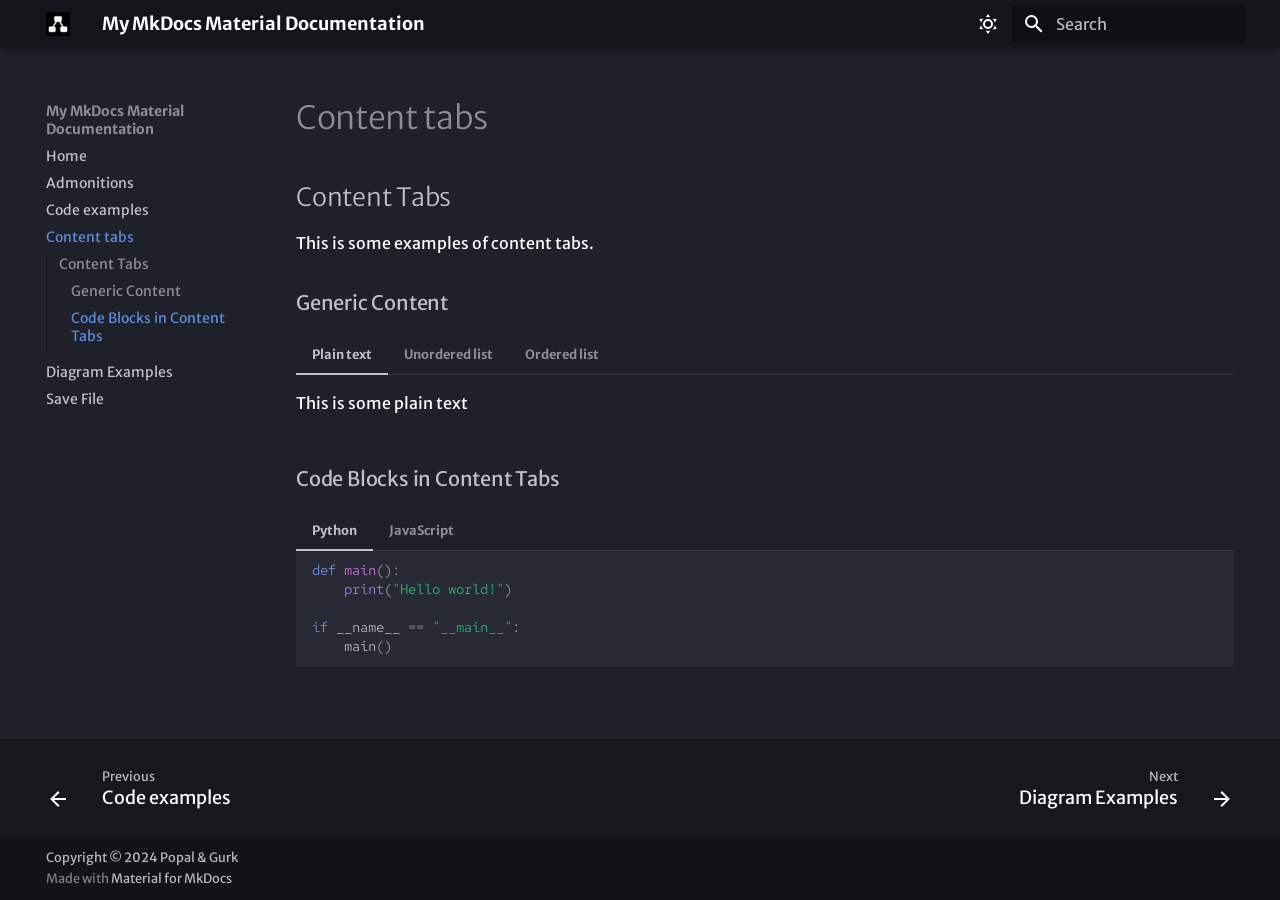
<file: content_tabs/index.html>
<!doctype html>
<html lang="en" class="no-js">
  <head>
    
      <meta charset="utf-8">
      <meta name="viewport" content="width=device-width,initial-scale=1">
      
      
      
        <link rel="canonical" href="https://sitename.example/content_tabs/">
      
      
        <link rel="prev" href="../code_examples/">
      
      
        <link rel="next" href="../diagram_examples/">
      
      
        
      
      
      <link rel="icon" href="../assets/images/favicon.png">
      <meta name="generator" content="mkdocs-1.6.1, mkdocs-material-9.7.6">
    
    
      
        <title>Content tabs - My MkDocs Material Documentation</title>
      
    
    
      <link rel="stylesheet" href="../assets/stylesheets/main.484c7ddc.min.css">
      
        
        <link rel="stylesheet" href="../assets/stylesheets/palette.ab4e12ef.min.css">
      
      


    
    
      
    
    
      
        
        
        <link rel="preconnect" href="https://fonts.gstatic.com" crossorigin>
        <link rel="stylesheet" href="https://fonts.googleapis.com/css?family=Merriweather+Sans:300,300i,400,400i,700,700i%7CRed+Hat+Mono:400,400i,700,700i&display=fallback">
        <style>:root{--md-text-font:"Merriweather Sans";--md-code-font:"Red Hat Mono"}</style>
      
    
    
      <link rel="stylesheet" href="../stylesheets/style.css">
    
    <script>__md_scope=new URL("..",location),__md_hash=e=>[...e].reduce(((e,_)=>(e<<5)-e+_.charCodeAt(0)),0),__md_get=(e,_=localStorage,t=__md_scope)=>JSON.parse(_.getItem(t.pathname+"."+e)),__md_set=(e,_,t=localStorage,a=__md_scope)=>{try{t.setItem(a.pathname+"."+e,JSON.stringify(_))}catch(e){}}</script>
    
      

    
    
  </head>
  
  
    
    
      
    
    
    
    
    <body dir="ltr" data-md-color-scheme="slate" data-md-color-primary="black" data-md-color-accent="deep-purple">
  
    
    <input class="md-toggle" data-md-toggle="drawer" type="checkbox" id="__drawer" autocomplete="off">
    <input class="md-toggle" data-md-toggle="search" type="checkbox" id="__search" autocomplete="off">
    <label class="md-overlay" for="__drawer"></label>
    <div data-md-component="skip">
      
        
        <a href="#content-tabs" class="md-skip">
          Skip to content
        </a>
      
    </div>
    <div data-md-component="announce">
      
    </div>
    
    
      

  

<header class="md-header md-header--shadow" data-md-component="header">
  <nav class="md-header__inner md-grid" aria-label="Header">
    <a href=".." title="My MkDocs Material Documentation" class="md-header__button md-logo" aria-label="My MkDocs Material Documentation" data-md-component="logo">
      
  <img src="../assets/logo.png" alt="logo">

    </a>
    <label class="md-header__button md-icon" for="__drawer">
      
      <svg xmlns="http://www.w3.org/2000/svg" viewBox="0 0 24 24"><path d="M3 6h18v2H3zm0 5h18v2H3zm0 5h18v2H3z"/></svg>
    </label>
    <div class="md-header__title" data-md-component="header-title">
      <div class="md-header__ellipsis">
        <div class="md-header__topic">
          <span class="md-ellipsis">
            My MkDocs Material Documentation
          </span>
        </div>
        <div class="md-header__topic" data-md-component="header-topic">
          <span class="md-ellipsis">
            
              Content tabs
            
          </span>
        </div>
      </div>
    </div>
    
      
        <form class="md-header__option" data-md-component="palette">
  
    
    
    
    <input class="md-option" data-md-color-media="" data-md-color-scheme="slate" data-md-color-primary="black" data-md-color-accent="deep-purple"  aria-label="Dark mode"  type="radio" name="__palette" id="__palette_0">
    
      <label class="md-header__button md-icon" title="Dark mode" for="__palette_1" hidden>
        <svg xmlns="http://www.w3.org/2000/svg" viewBox="0 0 24 24"><path d="M12 7a5 5 0 0 1 5 5 5 5 0 0 1-5 5 5 5 0 0 1-5-5 5 5 0 0 1 5-5m0 2a3 3 0 0 0-3 3 3 3 0 0 0 3 3 3 3 0 0 0 3-3 3 3 0 0 0-3-3m0-7 2.39 3.42C13.65 5.15 12.84 5 12 5s-1.65.15-2.39.42zM3.34 7l4.16-.35A7.2 7.2 0 0 0 5.94 8.5c-.44.74-.69 1.5-.83 2.29zm.02 10 1.76-3.77a7.131 7.131 0 0 0 2.38 4.14zM20.65 7l-1.77 3.79a7.02 7.02 0 0 0-2.38-4.15zm-.01 10-4.14.36c.59-.51 1.12-1.14 1.54-1.86.42-.73.69-1.5.83-2.29zM12 22l-2.41-3.44c.74.27 1.55.44 2.41.44.82 0 1.63-.17 2.37-.44z"/></svg>
      </label>
    
  
    
    
    
    <input class="md-option" data-md-color-media="" data-md-color-scheme="default" data-md-color-primary="blue" data-md-color-accent="deep-orange"  aria-label="Light mode"  type="radio" name="__palette" id="__palette_1">
    
      <label class="md-header__button md-icon" title="Light mode" for="__palette_0" hidden>
        <svg xmlns="http://www.w3.org/2000/svg" viewBox="0 0 24 24"><path d="m17.75 4.09-2.53 1.94.91 3.06-2.63-1.81-2.63 1.81.91-3.06-2.53-1.94L12.44 4l1.06-3 1.06 3zm3.5 6.91-1.64 1.25.59 1.98-1.7-1.17-1.7 1.17.59-1.98L15.75 11l2.06-.05L18.5 9l.69 1.95zm-2.28 4.95c.83-.08 1.72 1.1 1.19 1.85-.32.45-.66.87-1.08 1.27C15.17 23 8.84 23 4.94 19.07c-3.91-3.9-3.91-10.24 0-14.14.4-.4.82-.76 1.27-1.08.75-.53 1.93.36 1.85 1.19-.27 2.86.69 5.83 2.89 8.02a9.96 9.96 0 0 0 8.02 2.89m-1.64 2.02a12.08 12.08 0 0 1-7.8-3.47c-2.17-2.19-3.33-5-3.49-7.82-2.81 3.14-2.7 7.96.31 10.98 3.02 3.01 7.84 3.12 10.98.31"/></svg>
      </label>
    
  
</form>
      
    
    
      <script>var palette=__md_get("__palette");if(palette&&palette.color){if("(prefers-color-scheme)"===palette.color.media){var media=matchMedia("(prefers-color-scheme: light)"),input=document.querySelector(media.matches?"[data-md-color-media='(prefers-color-scheme: light)']":"[data-md-color-media='(prefers-color-scheme: dark)']");palette.color.media=input.getAttribute("data-md-color-media"),palette.color.scheme=input.getAttribute("data-md-color-scheme"),palette.color.primary=input.getAttribute("data-md-color-primary"),palette.color.accent=input.getAttribute("data-md-color-accent")}for(var[key,value]of Object.entries(palette.color))document.body.setAttribute("data-md-color-"+key,value)}</script>
    
    
    
      
      
        <label class="md-header__button md-icon" for="__search">
          
          <svg xmlns="http://www.w3.org/2000/svg" viewBox="0 0 24 24"><path d="M9.5 3A6.5 6.5 0 0 1 16 9.5c0 1.61-.59 3.09-1.56 4.23l.27.27h.79l5 5-1.5 1.5-5-5v-.79l-.27-.27A6.52 6.52 0 0 1 9.5 16 6.5 6.5 0 0 1 3 9.5 6.5 6.5 0 0 1 9.5 3m0 2C7 5 5 7 5 9.5S7 14 9.5 14 14 12 14 9.5 12 5 9.5 5"/></svg>
        </label>
        <div class="md-search" data-md-component="search" role="dialog">
  <label class="md-search__overlay" for="__search"></label>
  <div class="md-search__inner" role="search">
    <form class="md-search__form" name="search">
      <input type="text" class="md-search__input" name="query" aria-label="Search" placeholder="Search" autocapitalize="off" autocorrect="off" autocomplete="off" spellcheck="false" data-md-component="search-query" required>
      <label class="md-search__icon md-icon" for="__search">
        
        <svg xmlns="http://www.w3.org/2000/svg" viewBox="0 0 24 24"><path d="M9.5 3A6.5 6.5 0 0 1 16 9.5c0 1.61-.59 3.09-1.56 4.23l.27.27h.79l5 5-1.5 1.5-5-5v-.79l-.27-.27A6.52 6.52 0 0 1 9.5 16 6.5 6.5 0 0 1 3 9.5 6.5 6.5 0 0 1 9.5 3m0 2C7 5 5 7 5 9.5S7 14 9.5 14 14 12 14 9.5 12 5 9.5 5"/></svg>
        
        <svg xmlns="http://www.w3.org/2000/svg" viewBox="0 0 24 24"><path d="M20 11v2H8l5.5 5.5-1.42 1.42L4.16 12l7.92-7.92L13.5 5.5 8 11z"/></svg>
      </label>
      <nav class="md-search__options" aria-label="Search">
        
        <button type="reset" class="md-search__icon md-icon" title="Clear" aria-label="Clear" tabindex="-1">
          
          <svg xmlns="http://www.w3.org/2000/svg" viewBox="0 0 24 24"><path d="M19 6.41 17.59 5 12 10.59 6.41 5 5 6.41 10.59 12 5 17.59 6.41 19 12 13.41 17.59 19 19 17.59 13.41 12z"/></svg>
        </button>
      </nav>
      
    </form>
    <div class="md-search__output">
      <div class="md-search__scrollwrap" tabindex="0" data-md-scrollfix>
        <div class="md-search-result" data-md-component="search-result">
          <div class="md-search-result__meta">
            Initializing search
          </div>
          <ol class="md-search-result__list" role="presentation"></ol>
        </div>
      </div>
    </div>
  </div>
</div>
      
    
    
  </nav>
  
</header>
    
    <div class="md-container" data-md-component="container">
      
      
        
          
        
      
      <main class="md-main" data-md-component="main">
        <div class="md-main__inner md-grid">
          
            
              
              <div class="md-sidebar md-sidebar--primary" data-md-component="sidebar" data-md-type="navigation" >
                <div class="md-sidebar__scrollwrap">
                  <div class="md-sidebar__inner">
                    



  

<nav class="md-nav md-nav--primary md-nav--integrated" aria-label="Navigation" data-md-level="0">
  <label class="md-nav__title" for="__drawer">
    <a href=".." title="My MkDocs Material Documentation" class="md-nav__button md-logo" aria-label="My MkDocs Material Documentation" data-md-component="logo">
      
  <img src="../assets/logo.png" alt="logo">

    </a>
    My MkDocs Material Documentation
  </label>
  
  <ul class="md-nav__list" data-md-scrollfix>
    
      
      
  
  
  
  
    <li class="md-nav__item">
      <a href=".." class="md-nav__link">
        
  
  
  <span class="md-ellipsis">
    
  
    Home
  

    
  </span>
  
  

      </a>
    </li>
  

    
      
      
  
  
  
  
    <li class="md-nav__item">
      <a href="../admonitions/" class="md-nav__link">
        
  
  
  <span class="md-ellipsis">
    
  
    Admonitions
  

    
  </span>
  
  

      </a>
    </li>
  

    
      
      
  
  
  
  
    <li class="md-nav__item">
      <a href="../code_examples/" class="md-nav__link">
        
  
  
  <span class="md-ellipsis">
    
  
    Code examples
  

    
  </span>
  
  

      </a>
    </li>
  

    
      
      
  
  
    
  
  
  
    <li class="md-nav__item md-nav__item--active">
      
      <input class="md-nav__toggle md-toggle" type="checkbox" id="__toc">
      
      
      
        <label class="md-nav__link md-nav__link--active" for="__toc">
          
  
  
  <span class="md-ellipsis">
    
  
    Content tabs
  

    
  </span>
  
  

          <span class="md-nav__icon md-icon"></span>
        </label>
      
      <a href="./" class="md-nav__link md-nav__link--active">
        
  
  
  <span class="md-ellipsis">
    
  
    Content tabs
  

    
  </span>
  
  

      </a>
      
        

<nav class="md-nav md-nav--secondary" aria-label="Table of contents">
  
  
  
  
    <label class="md-nav__title" for="__toc">
      <span class="md-nav__icon md-icon"></span>
      Table of contents
    </label>
    <ul class="md-nav__list" data-md-component="toc" data-md-scrollfix>
      
        <li class="md-nav__item">
  <a href="#content-tabs" class="md-nav__link">
    <span class="md-ellipsis">
      
        Content Tabs
      
    </span>
  </a>
  
    <nav class="md-nav" aria-label="Content Tabs">
      <ul class="md-nav__list">
        
          <li class="md-nav__item">
  <a href="#generic-content" class="md-nav__link">
    <span class="md-ellipsis">
      
        Generic Content
      
    </span>
  </a>
  
</li>
        
          <li class="md-nav__item">
  <a href="#code-blocks-in-content-tabs" class="md-nav__link">
    <span class="md-ellipsis">
      
        Code Blocks in Content Tabs
      
    </span>
  </a>
  
</li>
        
      </ul>
    </nav>
  
</li>
      
    </ul>
  
</nav>
      
    </li>
  

    
      
      
  
  
  
  
    <li class="md-nav__item">
      <a href="../diagram_examples/" class="md-nav__link">
        
  
  
  <span class="md-ellipsis">
    
  
    Diagram Examples
  

    
  </span>
  
  

      </a>
    </li>
  

    
      
      
  
  
  
  
    <li class="md-nav__item">
      <a href="../saveFile/" class="md-nav__link">
        
  
  
  <span class="md-ellipsis">
    
  
    Save File
  

    
  </span>
  
  

      </a>
    </li>
  

    
  </ul>
</nav>
                  </div>
                </div>
              </div>
            
            
          
          
            <div class="md-content" data-md-component="content">
              
              <article class="md-content__inner md-typeset">
                
                  



  <h1>Content tabs</h1>

<h2 id="content-tabs">Content Tabs</h2>
<p>This is some examples of content tabs.</p>
<h3 id="generic-content">Generic Content</h3>
<div class="tabbed-set tabbed-alternate" data-tabs="1:3"><input checked="checked" id="__tabbed_1_1" name="__tabbed_1" type="radio" /><input id="__tabbed_1_2" name="__tabbed_1" type="radio" /><input id="__tabbed_1_3" name="__tabbed_1" type="radio" /><div class="tabbed-labels"><label for="__tabbed_1_1">Plain text</label><label for="__tabbed_1_2">Unordered list</label><label for="__tabbed_1_3">Ordered list</label></div>
<div class="tabbed-content">
<div class="tabbed-block">
<p>This is some plain text</p>
</div>
<div class="tabbed-block">
<ul>
<li>First item</li>
<li>Second item</li>
<li>Third item</li>
</ul>
</div>
<div class="tabbed-block">
<ol>
<li>First item</li>
<li>Second item</li>
<li>Third item</li>
</ol>
</div>
</div>
</div>
<h3 id="code-blocks-in-content-tabs">Code Blocks in Content Tabs</h3>
<div class="tabbed-set tabbed-alternate" data-tabs="2:2"><input checked="checked" id="__tabbed_2_1" name="__tabbed_2" type="radio" /><input id="__tabbed_2_2" name="__tabbed_2" type="radio" /><div class="tabbed-labels"><label for="__tabbed_2_1">Python</label><label for="__tabbed_2_2">JavaScript</label></div>
<div class="tabbed-content">
<div class="tabbed-block">
<div class="language-py highlight"><pre><span></span><code><span id="__span-0-1"><a id="__codelineno-0-1" name="__codelineno-0-1" href="#__codelineno-0-1"></a><span class="k">def</span><span class="w"> </span><span class="nf">main</span><span class="p">():</span>
</span><span id="__span-0-2"><a id="__codelineno-0-2" name="__codelineno-0-2" href="#__codelineno-0-2"></a>    <span class="nb">print</span><span class="p">(</span><span class="s2">&quot;Hello world!&quot;</span><span class="p">)</span>
</span><span id="__span-0-3"><a id="__codelineno-0-3" name="__codelineno-0-3" href="#__codelineno-0-3"></a>
</span><span id="__span-0-4"><a id="__codelineno-0-4" name="__codelineno-0-4" href="#__codelineno-0-4"></a><span class="k">if</span> <span class="vm">__name__</span> <span class="o">==</span> <span class="s2">&quot;__main__&quot;</span><span class="p">:</span>
</span><span id="__span-0-5"><a id="__codelineno-0-5" name="__codelineno-0-5" href="#__codelineno-0-5"></a>    <span class="n">main</span><span class="p">()</span>
</span></code></pre></div>
</div>
<div class="tabbed-block">
<div class="language-js highlight"><pre><span></span><code><span id="__span-1-1"><a id="__codelineno-1-1" name="__codelineno-1-1" href="#__codelineno-1-1"></a><span class="kd">function</span><span class="w"> </span><span class="nx">main</span><span class="p">()</span><span class="w"> </span><span class="p">{</span>
</span><span id="__span-1-2"><a id="__codelineno-1-2" name="__codelineno-1-2" href="#__codelineno-1-2"></a><span class="w">    </span><span class="nx">console</span><span class="p">.</span><span class="nx">log</span><span class="p">(</span><span class="s2">&quot;Hello world!&quot;</span><span class="p">);</span>
</span><span id="__span-1-3"><a id="__codelineno-1-3" name="__codelineno-1-3" href="#__codelineno-1-3"></a><span class="p">}</span>
</span><span id="__span-1-4"><a id="__codelineno-1-4" name="__codelineno-1-4" href="#__codelineno-1-4"></a>
</span><span id="__span-1-5"><a id="__codelineno-1-5" name="__codelineno-1-5" href="#__codelineno-1-5"></a><span class="nx">main</span><span class="p">();</span>
</span></code></pre></div>
</div>
</div>
</div>












                
              </article>
            </div>
          
          
<script>var target=document.getElementById(location.hash.slice(1));target&&target.name&&(target.checked=target.name.startsWith("__tabbed_"))</script>
        </div>
        
      </main>
      
        <footer class="md-footer">
  
    
      
      <nav class="md-footer__inner md-grid" aria-label="Footer" >
        
          
          <a href="../code_examples/" class="md-footer__link md-footer__link--prev" aria-label="Previous: Code examples">
            <div class="md-footer__button md-icon">
              
              <svg xmlns="http://www.w3.org/2000/svg" viewBox="0 0 24 24"><path d="M20 11v2H8l5.5 5.5-1.42 1.42L4.16 12l7.92-7.92L13.5 5.5 8 11z"/></svg>
            </div>
            <div class="md-footer__title">
              <span class="md-footer__direction">
                Previous
              </span>
              <div class="md-ellipsis">
                Code examples
              </div>
            </div>
          </a>
        
        
          
          <a href="../diagram_examples/" class="md-footer__link md-footer__link--next" aria-label="Next: Diagram Examples">
            <div class="md-footer__title">
              <span class="md-footer__direction">
                Next
              </span>
              <div class="md-ellipsis">
                Diagram Examples
              </div>
            </div>
            <div class="md-footer__button md-icon">
              
              <svg xmlns="http://www.w3.org/2000/svg" viewBox="0 0 24 24"><path d="M4 11v2h12l-5.5 5.5 1.42 1.42L19.84 12l-7.92-7.92L10.5 5.5 16 11z"/></svg>
            </div>
          </a>
        
      </nav>
    
  
  <div class="md-footer-meta md-typeset">
    <div class="md-footer-meta__inner md-grid">
      <div class="md-copyright">
  
    <div class="md-copyright__highlight">
      Copyright &copy; 2024 Popal & Gurk
    </div>
  
  
    Made with
    <a href="https://squidfunk.github.io/mkdocs-material/" target="_blank" rel="noopener">
      Material for MkDocs
    </a>
  
</div>
      
    </div>
  </div>
</footer>
      
    </div>
    <div class="md-dialog" data-md-component="dialog">
      <div class="md-dialog__inner md-typeset"></div>
    </div>
    
    
    
      
      
      <script id="__config" type="application/json">{"annotate": null, "base": "..", "features": ["navigation.footer", "toc.integrate"], "search": "../assets/javascripts/workers/search.2c215733.min.js", "tags": null, "translations": {"clipboard.copied": "Copied to clipboard", "clipboard.copy": "Copy to clipboard", "search.result.more.one": "1 more on this page", "search.result.more.other": "# more on this page", "search.result.none": "No matching documents", "search.result.one": "1 matching document", "search.result.other": "# matching documents", "search.result.placeholder": "Type to start searching", "search.result.term.missing": "Missing", "select.version": "Select version"}, "version": null}</script>
    
    
      <script src="../assets/javascripts/bundle.79ae519e.min.js"></script>
      
    
  </body>
</html>
</file>
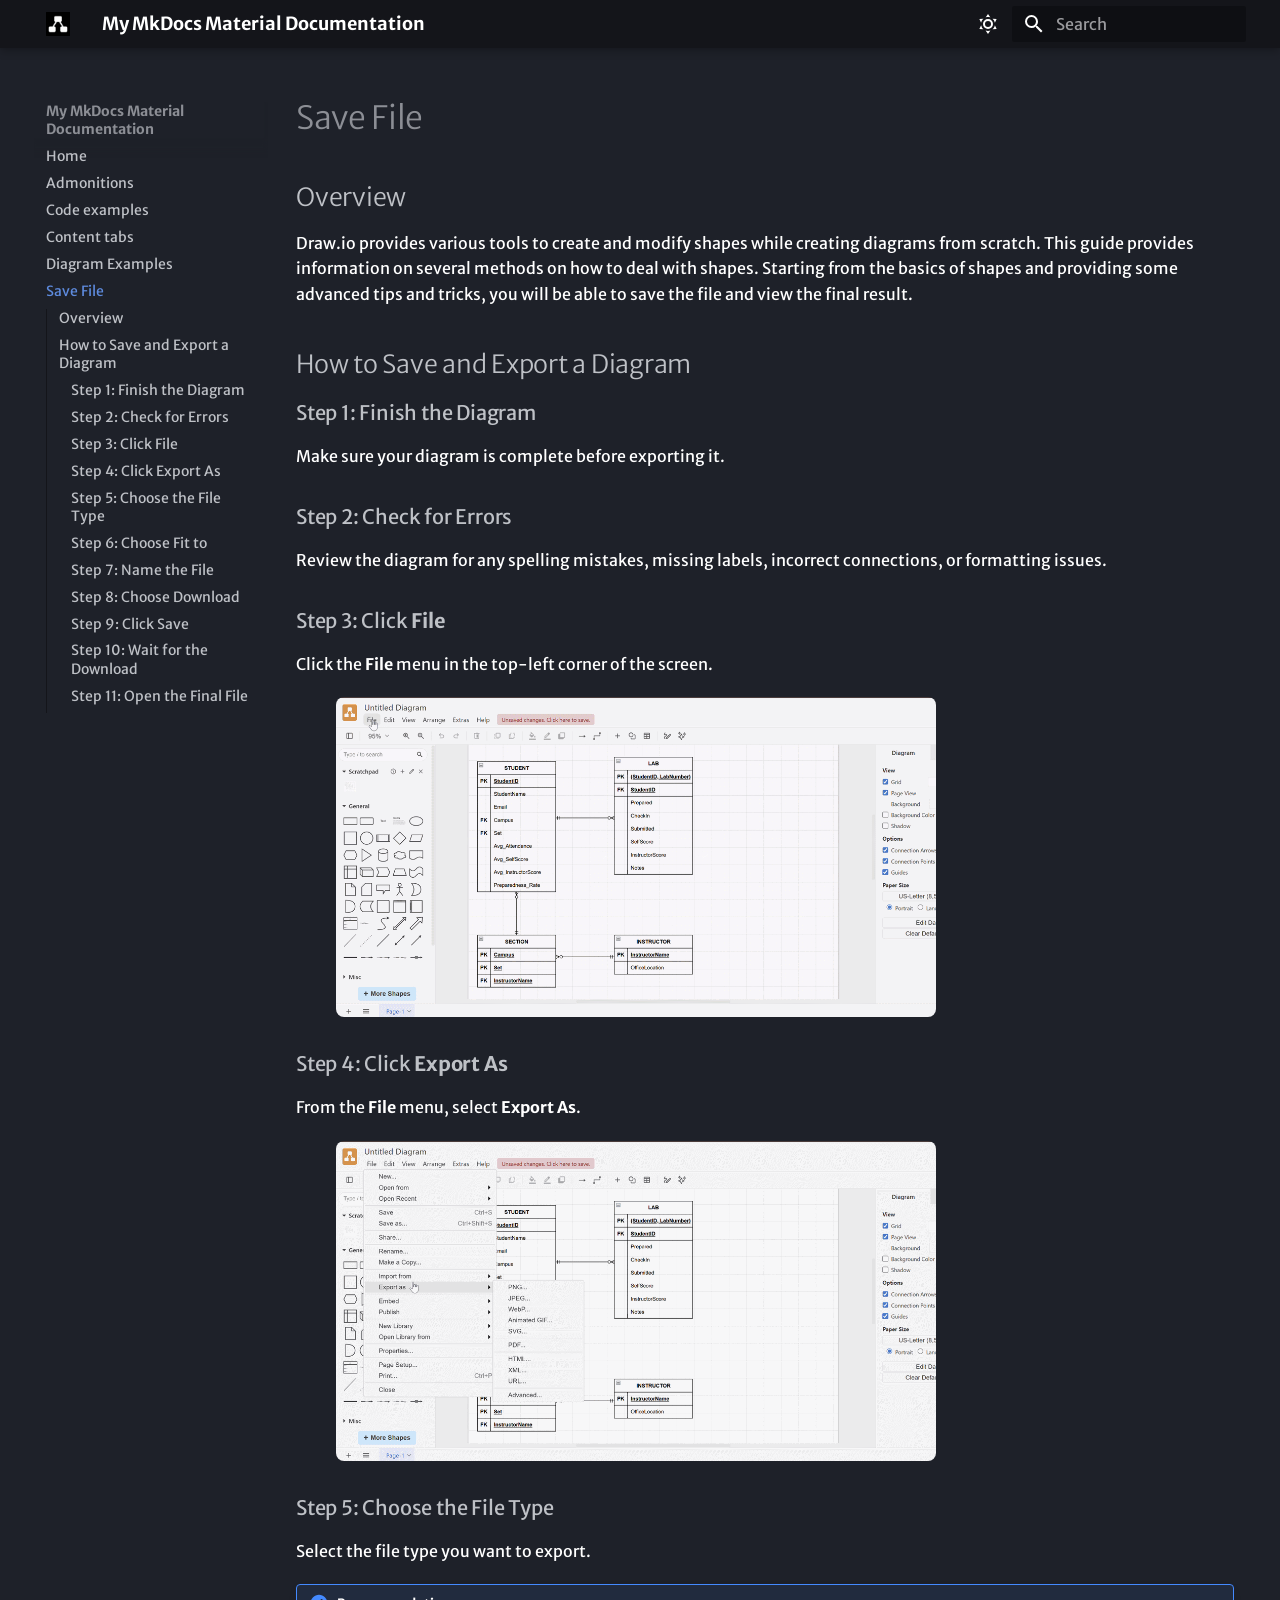
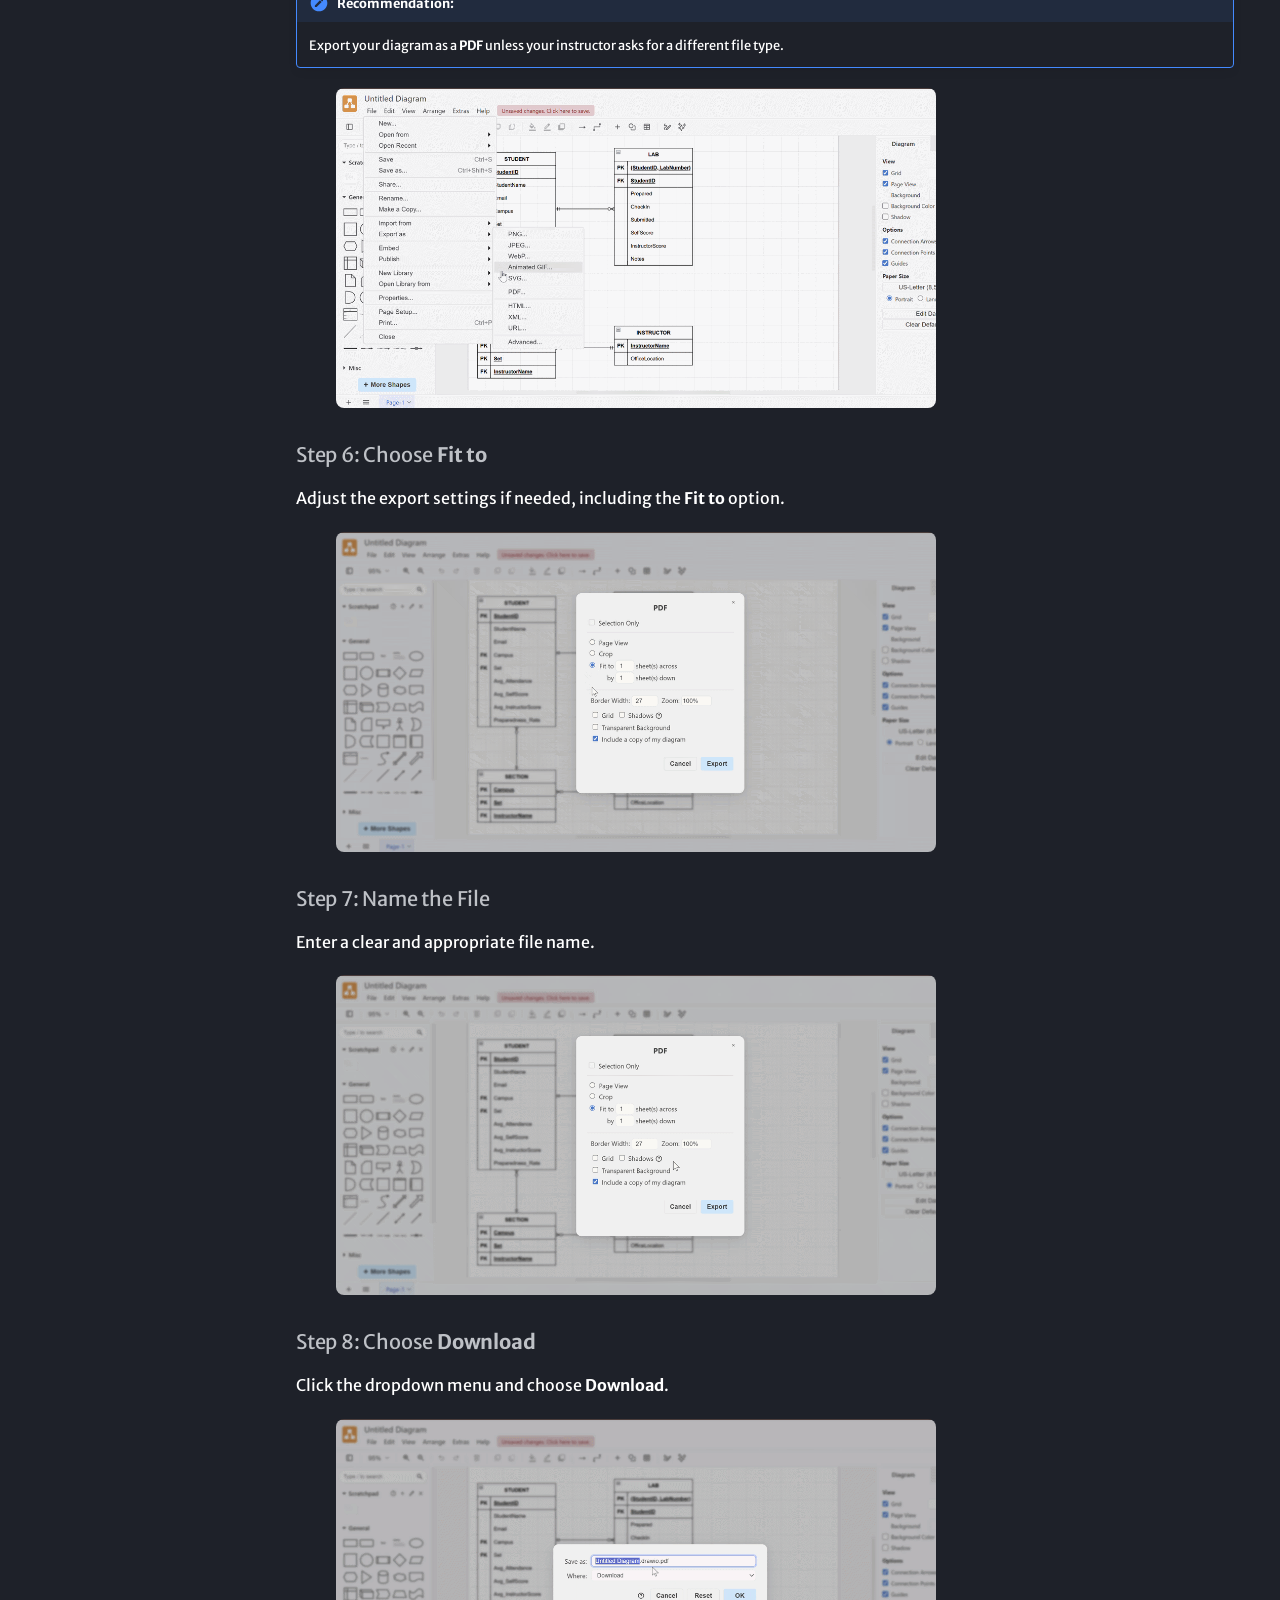
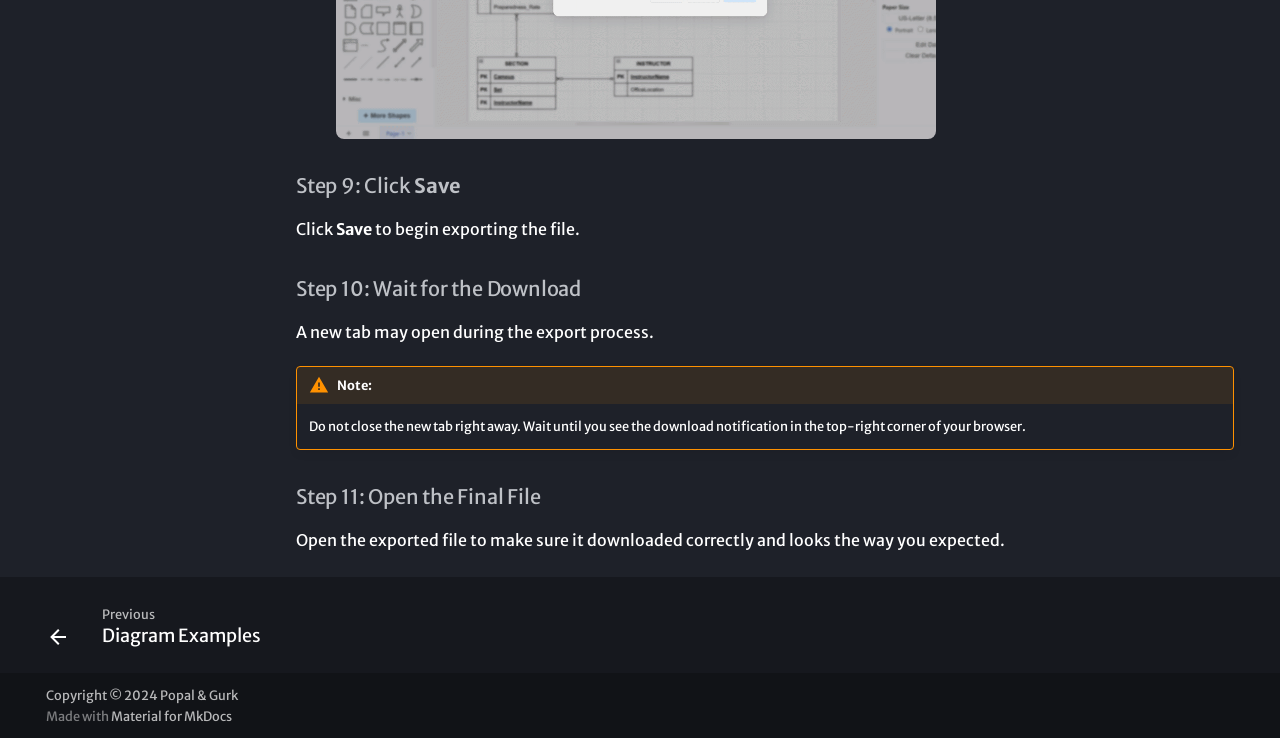
<file: saveFile/index.html>
<!doctype html>
<html lang="en" class="no-js">
  <head>
    
      <meta charset="utf-8">
      <meta name="viewport" content="width=device-width,initial-scale=1">
      
      
      
        <link rel="canonical" href="https://sitename.example/saveFile/">
      
      
        <link rel="prev" href="../diagram_examples/">
      
      
      
        
      
      
      <link rel="icon" href="../assets/images/favicon.png">
      <meta name="generator" content="mkdocs-1.6.1, mkdocs-material-9.7.6">
    
    
      
        <title>Save File - My MkDocs Material Documentation</title>
      
    
    
      <link rel="stylesheet" href="../assets/stylesheets/main.484c7ddc.min.css">
      
        
        <link rel="stylesheet" href="../assets/stylesheets/palette.ab4e12ef.min.css">
      
      


    
    
      
    
    
      
        
        
        <link rel="preconnect" href="https://fonts.gstatic.com" crossorigin>
        <link rel="stylesheet" href="https://fonts.googleapis.com/css?family=Merriweather+Sans:300,300i,400,400i,700,700i%7CRed+Hat+Mono:400,400i,700,700i&display=fallback">
        <style>:root{--md-text-font:"Merriweather Sans";--md-code-font:"Red Hat Mono"}</style>
      
    
    
      <link rel="stylesheet" href="../stylesheets/style.css">
    
    <script>__md_scope=new URL("..",location),__md_hash=e=>[...e].reduce(((e,_)=>(e<<5)-e+_.charCodeAt(0)),0),__md_get=(e,_=localStorage,t=__md_scope)=>JSON.parse(_.getItem(t.pathname+"."+e)),__md_set=(e,_,t=localStorage,a=__md_scope)=>{try{t.setItem(a.pathname+"."+e,JSON.stringify(_))}catch(e){}}</script>
    
      

    
    
  </head>
  
  
    
    
      
    
    
    
    
    <body dir="ltr" data-md-color-scheme="slate" data-md-color-primary="black" data-md-color-accent="deep-purple">
  
    
    <input class="md-toggle" data-md-toggle="drawer" type="checkbox" id="__drawer" autocomplete="off">
    <input class="md-toggle" data-md-toggle="search" type="checkbox" id="__search" autocomplete="off">
    <label class="md-overlay" for="__drawer"></label>
    <div data-md-component="skip">
      
        
        <a href="#save-file" class="md-skip">
          Skip to content
        </a>
      
    </div>
    <div data-md-component="announce">
      
    </div>
    
    
      

  

<header class="md-header md-header--shadow" data-md-component="header">
  <nav class="md-header__inner md-grid" aria-label="Header">
    <a href=".." title="My MkDocs Material Documentation" class="md-header__button md-logo" aria-label="My MkDocs Material Documentation" data-md-component="logo">
      
  <img src="../assets/logo.png" alt="logo">

    </a>
    <label class="md-header__button md-icon" for="__drawer">
      
      <svg xmlns="http://www.w3.org/2000/svg" viewBox="0 0 24 24"><path d="M3 6h18v2H3zm0 5h18v2H3zm0 5h18v2H3z"/></svg>
    </label>
    <div class="md-header__title" data-md-component="header-title">
      <div class="md-header__ellipsis">
        <div class="md-header__topic">
          <span class="md-ellipsis">
            My MkDocs Material Documentation
          </span>
        </div>
        <div class="md-header__topic" data-md-component="header-topic">
          <span class="md-ellipsis">
            
              Save File
            
          </span>
        </div>
      </div>
    </div>
    
      
        <form class="md-header__option" data-md-component="palette">
  
    
    
    
    <input class="md-option" data-md-color-media="" data-md-color-scheme="slate" data-md-color-primary="black" data-md-color-accent="deep-purple"  aria-label="Dark mode"  type="radio" name="__palette" id="__palette_0">
    
      <label class="md-header__button md-icon" title="Dark mode" for="__palette_1" hidden>
        <svg xmlns="http://www.w3.org/2000/svg" viewBox="0 0 24 24"><path d="M12 7a5 5 0 0 1 5 5 5 5 0 0 1-5 5 5 5 0 0 1-5-5 5 5 0 0 1 5-5m0 2a3 3 0 0 0-3 3 3 3 0 0 0 3 3 3 3 0 0 0 3-3 3 3 0 0 0-3-3m0-7 2.39 3.42C13.65 5.15 12.84 5 12 5s-1.65.15-2.39.42zM3.34 7l4.16-.35A7.2 7.2 0 0 0 5.94 8.5c-.44.74-.69 1.5-.83 2.29zm.02 10 1.76-3.77a7.131 7.131 0 0 0 2.38 4.14zM20.65 7l-1.77 3.79a7.02 7.02 0 0 0-2.38-4.15zm-.01 10-4.14.36c.59-.51 1.12-1.14 1.54-1.86.42-.73.69-1.5.83-2.29zM12 22l-2.41-3.44c.74.27 1.55.44 2.41.44.82 0 1.63-.17 2.37-.44z"/></svg>
      </label>
    
  
    
    
    
    <input class="md-option" data-md-color-media="" data-md-color-scheme="default" data-md-color-primary="blue" data-md-color-accent="deep-orange"  aria-label="Light mode"  type="radio" name="__palette" id="__palette_1">
    
      <label class="md-header__button md-icon" title="Light mode" for="__palette_0" hidden>
        <svg xmlns="http://www.w3.org/2000/svg" viewBox="0 0 24 24"><path d="m17.75 4.09-2.53 1.94.91 3.06-2.63-1.81-2.63 1.81.91-3.06-2.53-1.94L12.44 4l1.06-3 1.06 3zm3.5 6.91-1.64 1.25.59 1.98-1.7-1.17-1.7 1.17.59-1.98L15.75 11l2.06-.05L18.5 9l.69 1.95zm-2.28 4.95c.83-.08 1.72 1.1 1.19 1.85-.32.45-.66.87-1.08 1.27C15.17 23 8.84 23 4.94 19.07c-3.91-3.9-3.91-10.24 0-14.14.4-.4.82-.76 1.27-1.08.75-.53 1.93.36 1.85 1.19-.27 2.86.69 5.83 2.89 8.02a9.96 9.96 0 0 0 8.02 2.89m-1.64 2.02a12.08 12.08 0 0 1-7.8-3.47c-2.17-2.19-3.33-5-3.49-7.82-2.81 3.14-2.7 7.96.31 10.98 3.02 3.01 7.84 3.12 10.98.31"/></svg>
      </label>
    
  
</form>
      
    
    
      <script>var palette=__md_get("__palette");if(palette&&palette.color){if("(prefers-color-scheme)"===palette.color.media){var media=matchMedia("(prefers-color-scheme: light)"),input=document.querySelector(media.matches?"[data-md-color-media='(prefers-color-scheme: light)']":"[data-md-color-media='(prefers-color-scheme: dark)']");palette.color.media=input.getAttribute("data-md-color-media"),palette.color.scheme=input.getAttribute("data-md-color-scheme"),palette.color.primary=input.getAttribute("data-md-color-primary"),palette.color.accent=input.getAttribute("data-md-color-accent")}for(var[key,value]of Object.entries(palette.color))document.body.setAttribute("data-md-color-"+key,value)}</script>
    
    
    
      
      
        <label class="md-header__button md-icon" for="__search">
          
          <svg xmlns="http://www.w3.org/2000/svg" viewBox="0 0 24 24"><path d="M9.5 3A6.5 6.5 0 0 1 16 9.5c0 1.61-.59 3.09-1.56 4.23l.27.27h.79l5 5-1.5 1.5-5-5v-.79l-.27-.27A6.52 6.52 0 0 1 9.5 16 6.5 6.5 0 0 1 3 9.5 6.5 6.5 0 0 1 9.5 3m0 2C7 5 5 7 5 9.5S7 14 9.5 14 14 12 14 9.5 12 5 9.5 5"/></svg>
        </label>
        <div class="md-search" data-md-component="search" role="dialog">
  <label class="md-search__overlay" for="__search"></label>
  <div class="md-search__inner" role="search">
    <form class="md-search__form" name="search">
      <input type="text" class="md-search__input" name="query" aria-label="Search" placeholder="Search" autocapitalize="off" autocorrect="off" autocomplete="off" spellcheck="false" data-md-component="search-query" required>
      <label class="md-search__icon md-icon" for="__search">
        
        <svg xmlns="http://www.w3.org/2000/svg" viewBox="0 0 24 24"><path d="M9.5 3A6.5 6.5 0 0 1 16 9.5c0 1.61-.59 3.09-1.56 4.23l.27.27h.79l5 5-1.5 1.5-5-5v-.79l-.27-.27A6.52 6.52 0 0 1 9.5 16 6.5 6.5 0 0 1 3 9.5 6.5 6.5 0 0 1 9.5 3m0 2C7 5 5 7 5 9.5S7 14 9.5 14 14 12 14 9.5 12 5 9.5 5"/></svg>
        
        <svg xmlns="http://www.w3.org/2000/svg" viewBox="0 0 24 24"><path d="M20 11v2H8l5.5 5.5-1.42 1.42L4.16 12l7.92-7.92L13.5 5.5 8 11z"/></svg>
      </label>
      <nav class="md-search__options" aria-label="Search">
        
        <button type="reset" class="md-search__icon md-icon" title="Clear" aria-label="Clear" tabindex="-1">
          
          <svg xmlns="http://www.w3.org/2000/svg" viewBox="0 0 24 24"><path d="M19 6.41 17.59 5 12 10.59 6.41 5 5 6.41 10.59 12 5 17.59 6.41 19 12 13.41 17.59 19 19 17.59 13.41 12z"/></svg>
        </button>
      </nav>
      
    </form>
    <div class="md-search__output">
      <div class="md-search__scrollwrap" tabindex="0" data-md-scrollfix>
        <div class="md-search-result" data-md-component="search-result">
          <div class="md-search-result__meta">
            Initializing search
          </div>
          <ol class="md-search-result__list" role="presentation"></ol>
        </div>
      </div>
    </div>
  </div>
</div>
      
    
    
  </nav>
  
</header>
    
    <div class="md-container" data-md-component="container">
      
      
        
          
        
      
      <main class="md-main" data-md-component="main">
        <div class="md-main__inner md-grid">
          
            
              
              <div class="md-sidebar md-sidebar--primary" data-md-component="sidebar" data-md-type="navigation" >
                <div class="md-sidebar__scrollwrap">
                  <div class="md-sidebar__inner">
                    



  

<nav class="md-nav md-nav--primary md-nav--integrated" aria-label="Navigation" data-md-level="0">
  <label class="md-nav__title" for="__drawer">
    <a href=".." title="My MkDocs Material Documentation" class="md-nav__button md-logo" aria-label="My MkDocs Material Documentation" data-md-component="logo">
      
  <img src="../assets/logo.png" alt="logo">

    </a>
    My MkDocs Material Documentation
  </label>
  
  <ul class="md-nav__list" data-md-scrollfix>
    
      
      
  
  
  
  
    <li class="md-nav__item">
      <a href=".." class="md-nav__link">
        
  
  
  <span class="md-ellipsis">
    
  
    Home
  

    
  </span>
  
  

      </a>
    </li>
  

    
      
      
  
  
  
  
    <li class="md-nav__item">
      <a href="../admonitions/" class="md-nav__link">
        
  
  
  <span class="md-ellipsis">
    
  
    Admonitions
  

    
  </span>
  
  

      </a>
    </li>
  

    
      
      
  
  
  
  
    <li class="md-nav__item">
      <a href="../code_examples/" class="md-nav__link">
        
  
  
  <span class="md-ellipsis">
    
  
    Code examples
  

    
  </span>
  
  

      </a>
    </li>
  

    
      
      
  
  
  
  
    <li class="md-nav__item">
      <a href="../content_tabs/" class="md-nav__link">
        
  
  
  <span class="md-ellipsis">
    
  
    Content tabs
  

    
  </span>
  
  

      </a>
    </li>
  

    
      
      
  
  
  
  
    <li class="md-nav__item">
      <a href="../diagram_examples/" class="md-nav__link">
        
  
  
  <span class="md-ellipsis">
    
  
    Diagram Examples
  

    
  </span>
  
  

      </a>
    </li>
  

    
      
      
  
  
    
  
  
  
    <li class="md-nav__item md-nav__item--active">
      
      <input class="md-nav__toggle md-toggle" type="checkbox" id="__toc">
      
      
        
      
      
        <label class="md-nav__link md-nav__link--active" for="__toc">
          
  
  
  <span class="md-ellipsis">
    
  
    Save File
  

    
  </span>
  
  

          <span class="md-nav__icon md-icon"></span>
        </label>
      
      <a href="./" class="md-nav__link md-nav__link--active">
        
  
  
  <span class="md-ellipsis">
    
  
    Save File
  

    
  </span>
  
  

      </a>
      
        

<nav class="md-nav md-nav--secondary" aria-label="Table of contents">
  
  
  
    
  
  
    <label class="md-nav__title" for="__toc">
      <span class="md-nav__icon md-icon"></span>
      Table of contents
    </label>
    <ul class="md-nav__list" data-md-component="toc" data-md-scrollfix>
      
        <li class="md-nav__item">
  <a href="#overview" class="md-nav__link">
    <span class="md-ellipsis">
      
        Overview
      
    </span>
  </a>
  
</li>
      
        <li class="md-nav__item">
  <a href="#how-to-save-and-export-a-diagram" class="md-nav__link">
    <span class="md-ellipsis">
      
        How to Save and Export a Diagram
      
    </span>
  </a>
  
    <nav class="md-nav" aria-label="How to Save and Export a Diagram">
      <ul class="md-nav__list">
        
          <li class="md-nav__item">
  <a href="#step-1-finish-the-diagram" class="md-nav__link">
    <span class="md-ellipsis">
      
        Step 1: Finish the Diagram
      
    </span>
  </a>
  
</li>
        
          <li class="md-nav__item">
  <a href="#step-2-check-for-errors" class="md-nav__link">
    <span class="md-ellipsis">
      
        Step 2: Check for Errors
      
    </span>
  </a>
  
</li>
        
          <li class="md-nav__item">
  <a href="#step-3-click-file" class="md-nav__link">
    <span class="md-ellipsis">
      
        Step 3: Click File
      
    </span>
  </a>
  
</li>
        
          <li class="md-nav__item">
  <a href="#step-4-click-export-as" class="md-nav__link">
    <span class="md-ellipsis">
      
        Step 4: Click Export As
      
    </span>
  </a>
  
</li>
        
          <li class="md-nav__item">
  <a href="#step-5-choose-the-file-type" class="md-nav__link">
    <span class="md-ellipsis">
      
        Step 5: Choose the File Type
      
    </span>
  </a>
  
</li>
        
          <li class="md-nav__item">
  <a href="#step-6-choose-fit-to" class="md-nav__link">
    <span class="md-ellipsis">
      
        Step 6: Choose Fit to
      
    </span>
  </a>
  
</li>
        
          <li class="md-nav__item">
  <a href="#step-7-name-the-file" class="md-nav__link">
    <span class="md-ellipsis">
      
        Step 7: Name the File
      
    </span>
  </a>
  
</li>
        
          <li class="md-nav__item">
  <a href="#step-8-choose-download" class="md-nav__link">
    <span class="md-ellipsis">
      
        Step 8: Choose Download
      
    </span>
  </a>
  
</li>
        
          <li class="md-nav__item">
  <a href="#step-9-click-save" class="md-nav__link">
    <span class="md-ellipsis">
      
        Step 9: Click Save
      
    </span>
  </a>
  
</li>
        
          <li class="md-nav__item">
  <a href="#step-10-wait-for-the-download" class="md-nav__link">
    <span class="md-ellipsis">
      
        Step 10: Wait for the Download
      
    </span>
  </a>
  
</li>
        
          <li class="md-nav__item">
  <a href="#step-11-open-the-final-file" class="md-nav__link">
    <span class="md-ellipsis">
      
        Step 11: Open the Final File
      
    </span>
  </a>
  
</li>
        
      </ul>
    </nav>
  
</li>
      
    </ul>
  
</nav>
      
    </li>
  

    
  </ul>
</nav>
                  </div>
                </div>
              </div>
            
            
          
          
            <div class="md-content" data-md-component="content">
              
              <article class="md-content__inner md-typeset">
                
                  



<h1 id="save-file">Save File</h1>
<h2 id="overview">Overview</h2>
<p>Draw.io provides various tools to create and modify shapes while creating diagrams from scratch. This guide provides information on several methods on how to deal with shapes. Starting from the basics of shapes and providing some advanced tips and tricks, you will be able to save the file and view the final result.</p>
<h2 id="how-to-save-and-export-a-diagram">How to Save and Export a Diagram</h2>
<h3 id="step-1-finish-the-diagram">Step 1: Finish the Diagram</h3>
<p>Make sure your diagram is complete before exporting it.</p>
<h3 id="step-2-check-for-errors">Step 2: Check for Errors</h3>
<p>Review the diagram for any spelling mistakes, missing labels, incorrect connections, or formatting issues.</p>
<h3 id="step-3-click-file">Step 3: Click <strong>File</strong></h3>
<p>Click the <strong>File</strong> menu in the top-left corner of the screen.</p>
<div class="gif-crop">
  <img src="../assets/step1.gif" alt="Click File" class="step-gif">
</div>

<h3 id="step-4-click-export-as">Step 4: Click <strong>Export As</strong></h3>
<p>From the <strong>File</strong> menu, select <strong>Export As</strong>.</p>
<div class="gif-crop">
  <img src="../assets/step2.gif" alt="Click Export As" class="step-gif">
</div>

<h3 id="step-5-choose-the-file-type">Step 5: Choose the File Type</h3>
<p>Select the file type you want to export.</p>
<div class="admonition recommendation">
<p class="admonition-title"><strong>Recommendation:</strong></p>
<p>Export your diagram as a <strong>PDF</strong> unless your instructor asks for a different file type.</p>
</div>
<div class="gif-crop">
  <img src="../assets/step3.gif" alt="Choose File Type" class="step-gif">
</div>

<h3 id="step-6-choose-fit-to">Step 6: Choose <strong>Fit to</strong></h3>
<p>Adjust the export settings if needed, including the <strong>Fit to</strong> option.</p>
<div class="gif-crop">
  <img src="../assets/step4.gif" alt="Choose Fit To" class="step-gif">
</div>

<h3 id="step-7-name-the-file">Step 7: Name the File</h3>
<p>Enter a clear and appropriate file name.</p>
<div class="gif-crop">
  <img src="../assets/step5.gif" alt="Name the File" class="step-gif">
</div>

<h3 id="step-8-choose-download">Step 8: Choose <strong>Download</strong></h3>
<p>Click the dropdown menu and choose <strong>Download</strong>.</p>
<div class="gif-crop">
  <img src="../assets/step6.gif" alt="Choose Download" class="step-gif">
</div>

<h3 id="step-9-click-save">Step 9: Click <strong>Save</strong></h3>
<p>Click <strong>Save</strong> to begin exporting the file.</p>
<h3 id="step-10-wait-for-the-download">Step 10: Wait for the Download</h3>
<p>A new tab may open during the export process.</p>
<div class="admonition warning">
<p class="admonition-title"><strong>Note:</strong></p>
<p>Do not close the new tab right away. Wait until you see the download notification in the top-right corner of your browser.</p>
</div>
<h3 id="step-11-open-the-final-file">Step 11: Open the Final File</h3>
<p>Open the exported file to make sure it downloaded correctly and looks the way you expected.</p>












                
              </article>
            </div>
          
          
<script>var target=document.getElementById(location.hash.slice(1));target&&target.name&&(target.checked=target.name.startsWith("__tabbed_"))</script>
        </div>
        
      </main>
      
        <footer class="md-footer">
  
    
      
      <nav class="md-footer__inner md-grid" aria-label="Footer" >
        
          
          <a href="../diagram_examples/" class="md-footer__link md-footer__link--prev" aria-label="Previous: Diagram Examples">
            <div class="md-footer__button md-icon">
              
              <svg xmlns="http://www.w3.org/2000/svg" viewBox="0 0 24 24"><path d="M20 11v2H8l5.5 5.5-1.42 1.42L4.16 12l7.92-7.92L13.5 5.5 8 11z"/></svg>
            </div>
            <div class="md-footer__title">
              <span class="md-footer__direction">
                Previous
              </span>
              <div class="md-ellipsis">
                Diagram Examples
              </div>
            </div>
          </a>
        
        
      </nav>
    
  
  <div class="md-footer-meta md-typeset">
    <div class="md-footer-meta__inner md-grid">
      <div class="md-copyright">
  
    <div class="md-copyright__highlight">
      Copyright &copy; 2024 Popal & Gurk
    </div>
  
  
    Made with
    <a href="https://squidfunk.github.io/mkdocs-material/" target="_blank" rel="noopener">
      Material for MkDocs
    </a>
  
</div>
      
    </div>
  </div>
</footer>
      
    </div>
    <div class="md-dialog" data-md-component="dialog">
      <div class="md-dialog__inner md-typeset"></div>
    </div>
    
    
    
      
      
      <script id="__config" type="application/json">{"annotate": null, "base": "..", "features": ["navigation.footer", "toc.integrate"], "search": "../assets/javascripts/workers/search.2c215733.min.js", "tags": null, "translations": {"clipboard.copied": "Copied to clipboard", "clipboard.copy": "Copy to clipboard", "search.result.more.one": "1 more on this page", "search.result.more.other": "# more on this page", "search.result.none": "No matching documents", "search.result.one": "1 matching document", "search.result.other": "# matching documents", "search.result.placeholder": "Type to start searching", "search.result.term.missing": "Missing", "select.version": "Select version"}, "version": null}</script>
    
    
      <script src="../assets/javascripts/bundle.79ae519e.min.js"></script>
      
    
  </body>
</html>
</file>
<file: stylesheets/style.css>
.md-typeset p {
  color: white;
}

.gif-crop {
  width: 100%;
  max-width: 600px;
  height: 320px;
  overflow: hidden;
  margin: 1rem 0 1.5rem 2rem;
  border-radius: 8px;
  position: relative;
}

.step-gif {
  display: block;
  width: 90%;
  height: auto;
  transform: scale(1.2);
  transform-origin: top left;
}
</file>
<file: assets/stylesheets/main.484c7ddc.min.css>
@charset "UTF-8";html{-webkit-text-size-adjust:none;-moz-text-size-adjust:none;text-size-adjust:none;box-sizing:border-box}*,:after,:before{box-sizing:inherit}@media (prefers-reduced-motion){*,:after,:before{transition:none!important}}body{margin:0}a,button,input,label{-webkit-tap-highlight-color:transparent}a{color:inherit;text-decoration:none}hr{border:0;box-sizing:initial;display:block;height:.05rem;overflow:visible;padding:0}small{font-size:80%}sub,sup{line-height:1em}img{border-style:none}table{border-collapse:initial;border-spacing:0}td,th{font-weight:400;vertical-align:top}button{background:#0000;border:0;font-family:inherit;font-size:inherit;margin:0;padding:0}input{border:0;outline:none}:root{--md-primary-fg-color:#4051b5;--md-primary-fg-color--light:#5d6cc0;--md-primary-fg-color--dark:#303fa1;--md-primary-bg-color:#fff;--md-primary-bg-color--light:#ffffffb3;--md-accent-fg-color:#526cfe;--md-accent-fg-color--transparent:#526cfe1a;--md-accent-bg-color:#fff;--md-accent-bg-color--light:#ffffffb3}[data-md-color-scheme=default]{color-scheme:light}[data-md-color-scheme=default] img[src$="#gh-dark-mode-only"],[data-md-color-scheme=default] img[src$="#only-dark"]{display:none}:root,[data-md-color-scheme=default]{--md-hue:225deg;--md-default-fg-color:#000000de;--md-default-fg-color--light:#0000008a;--md-default-fg-color--lighter:#00000052;--md-default-fg-color--lightest:#00000012;--md-default-bg-color:#fff;--md-default-bg-color--light:#ffffffb3;--md-default-bg-color--lighter:#ffffff4d;--md-default-bg-color--lightest:#ffffff1f;--md-code-fg-color:#36464e;--md-code-bg-color:#f5f5f5;--md-code-bg-color--light:#f5f5f5b3;--md-code-bg-color--lighter:#f5f5f54d;--md-code-hl-color:#4287ff;--md-code-hl-color--light:#4287ff1a;--md-code-hl-number-color:#d52a2a;--md-code-hl-special-color:#db1457;--md-code-hl-function-color:#a846b9;--md-code-hl-constant-color:#6e59d9;--md-code-hl-keyword-color:#3f6ec6;--md-code-hl-string-color:#1c7d4d;--md-code-hl-name-color:var(--md-code-fg-color);--md-code-hl-operator-color:var(--md-default-fg-color--light);--md-code-hl-punctuation-color:var(--md-default-fg-color--light);--md-code-hl-comment-color:var(--md-default-fg-color--light);--md-code-hl-generic-color:var(--md-default-fg-color--light);--md-code-hl-variable-color:var(--md-default-fg-color--light);--md-typeset-color:var(--md-default-fg-color);--md-typeset-a-color:var(--md-primary-fg-color);--md-typeset-del-color:#f5503d26;--md-typeset-ins-color:#0bd57026;--md-typeset-kbd-color:#fafafa;--md-typeset-kbd-accent-color:#fff;--md-typeset-kbd-border-color:#b8b8b8;--md-typeset-mark-color:#ffff0080;--md-typeset-table-color:#0000001f;--md-typeset-table-color--light:rgba(0,0,0,.035);--md-admonition-fg-color:var(--md-default-fg-color);--md-admonition-bg-color:var(--md-default-bg-color);--md-warning-fg-color:#000000de;--md-warning-bg-color:#ff9;--md-footer-fg-color:#fff;--md-footer-fg-color--light:#ffffffb3;--md-footer-fg-color--lighter:#ffffff73;--md-footer-bg-color:#000000de;--md-footer-bg-color--dark:#00000052;--md-shadow-z1:0 0.2rem 0.5rem #0000000d,0 0 0.05rem #0000001a;--md-shadow-z2:0 0.2rem 0.5rem #0000001a,0 0 0.05rem #00000040;--md-shadow-z3:0 0.2rem 0.5rem #0003,0 0 0.05rem #00000059}.md-icon svg{fill:currentcolor;display:block;height:1.2rem;width:1.2rem}body{-webkit-font-smoothing:antialiased;-moz-osx-font-smoothing:grayscale;--md-text-font-family:var(--md-text-font,_),-apple-system,BlinkMacSystemFont,Helvetica,Arial,sans-serif;--md-code-font-family:var(--md-code-font,_),SFMono-Regular,Consolas,Menlo,monospace}aside,body,input{font-feature-settings:"kern","liga";color:var(--md-typeset-color);font-family:var(--md-text-font-family)}code,kbd,pre{font-feature-settings:"kern";font-family:var(--md-code-font-family)}:root{--md-typeset-table-sort-icon:url('data:image/svg+xml;charset=utf-8,<svg xmlns="http://www.w3.org/2000/svg" viewBox="0 0 24 24"><path d="m18 21-4-4h3V7h-3l4-4 4 4h-3v10h3M2 19v-2h10v2M2 13v-2h7v2M2 7V5h4v2z"/></svg>');--md-typeset-table-sort-icon--asc:url('data:image/svg+xml;charset=utf-8,<svg xmlns="http://www.w3.org/2000/svg" viewBox="0 0 24 24"><path d="M19 17h3l-4 4-4-4h3V3h2M2 17h10v2H2M6 5v2H2V5m0 6h7v2H2z"/></svg>');--md-typeset-table-sort-icon--desc:url('data:image/svg+xml;charset=utf-8,<svg xmlns="http://www.w3.org/2000/svg" viewBox="0 0 24 24"><path d="M19 7h3l-4-4-4 4h3v14h2M2 17h10v2H2M6 5v2H2V5m0 6h7v2H2z"/></svg>')}.md-typeset{-webkit-print-color-adjust:exact;color-adjust:exact;font-size:.8rem;line-height:1.6;overflow-wrap:break-word}@media print{.md-typeset{font-size:.68rem}}.md-typeset blockquote,.md-typeset dl,.md-typeset figure,.md-typeset ol,.md-typeset pre,.md-typeset ul{margin-bottom:1em;margin-top:1em}.md-typeset h1{color:var(--md-default-fg-color--light);font-size:2em;line-height:1.3;margin:0 0 1.25em}.md-typeset h1,.md-typeset h2{font-weight:300;letter-spacing:-.01em}.md-typeset h2{font-size:1.5625em;line-height:1.4;margin:1.6em 0 .64em}.md-typeset h3{font-size:1.25em;font-weight:400;letter-spacing:-.01em;line-height:1.5;margin:1.6em 0 .8em}.md-typeset h2+h3{margin-top:.8em}.md-typeset h4{font-weight:700;letter-spacing:-.01em;margin:1em 0}.md-typeset h5,.md-typeset h6{color:var(--md-default-fg-color--light);font-size:.8em;font-weight:700;letter-spacing:-.01em;margin:1.25em 0}.md-typeset h5{text-transform:uppercase}.md-typeset h5 code{text-transform:none}.md-typeset hr{border-bottom:.05rem solid var(--md-default-fg-color--lightest);display:flow-root;margin:1.5em 0}.md-typeset a{color:var(--md-typeset-a-color);word-break:break-word}.md-typeset a,.md-typeset a:before{transition:color 125ms}.md-typeset a:focus,.md-typeset a:hover{color:var(--md-accent-fg-color)}.md-typeset a:focus code,.md-typeset a:hover code{background-color:var(--md-accent-fg-color--transparent);color:var(--md-accent-fg-color)}.md-typeset a code{color:var(--md-typeset-a-color)}.md-typeset a.focus-visible{outline-color:var(--md-accent-fg-color);outline-offset:.2rem}.md-typeset code,.md-typeset kbd,.md-typeset pre{color:var(--md-code-fg-color);direction:ltr;font-variant-ligatures:none;transition:background-color 125ms}@media print{.md-typeset code,.md-typeset kbd,.md-typeset pre{white-space:pre-wrap}}.md-typeset code{background-color:var(--md-code-bg-color);border-radius:.1rem;-webkit-box-decoration-break:clone;box-decoration-break:clone;font-size:.85em;padding:0 .2941176471em;transition:color 125ms,background-color 125ms;word-break:break-word}.md-typeset code:not(.focus-visible){-webkit-tap-highlight-color:transparent;outline:none}.md-typeset pre{display:flow-root;line-height:1.4;position:relative}.md-typeset pre>code{-webkit-box-decoration-break:slice;box-decoration-break:slice;box-shadow:none;display:block;margin:0;outline-color:var(--md-accent-fg-color);overflow:auto;padding:.7720588235em 1.1764705882em;scrollbar-color:var(--md-default-fg-color--lighter) #0000;scrollbar-width:thin;touch-action:auto;word-break:normal}.md-typeset pre>code:hover{scrollbar-color:var(--md-accent-fg-color) #0000}.md-typeset pre>code::-webkit-scrollbar{height:.2rem;width:.2rem}.md-typeset pre>code::-webkit-scrollbar-thumb{background-color:var(--md-default-fg-color--lighter)}.md-typeset pre>code::-webkit-scrollbar-thumb:hover{background-color:var(--md-accent-fg-color)}.md-typeset kbd{background-color:var(--md-typeset-kbd-color);border-radius:.1rem;box-shadow:0 .1rem 0 .05rem var(--md-typeset-kbd-border-color),0 .1rem 0 var(--md-typeset-kbd-border-color),0 -.1rem .2rem var(--md-typeset-kbd-accent-color) inset;color:var(--md-default-fg-color);display:inline-block;font-size:.75em;padding:0 .6666666667em;vertical-align:text-top;word-break:break-word}.md-typeset mark{background-color:var(--md-typeset-mark-color);-webkit-box-decoration-break:clone;box-decoration-break:clone;color:inherit;word-break:break-word}.md-typeset abbr{cursor:help;text-decoration:none}.md-typeset [data-preview],.md-typeset abbr{border-bottom:.05rem dotted var(--md-default-fg-color--light)}.md-typeset small{opacity:.75}[dir=ltr] .md-typeset sub,[dir=ltr] .md-typeset sup{margin-left:.078125em}[dir=rtl] .md-typeset sub,[dir=rtl] .md-typeset sup{margin-right:.078125em}[dir=ltr] .md-typeset blockquote{padding-left:.6rem}[dir=rtl] .md-typeset blockquote{padding-right:.6rem}[dir=ltr] .md-typeset blockquote{border-left:.2rem solid var(--md-default-fg-color--lighter)}[dir=rtl] .md-typeset blockquote{border-right:.2rem solid var(--md-default-fg-color--lighter)}.md-typeset blockquote{color:var(--md-default-fg-color--light);margin-left:0;margin-right:0}.md-typeset ul{list-style-type:disc}.md-typeset ul[type]{list-style-type:revert-layer}[dir=ltr] .md-typeset ol,[dir=ltr] .md-typeset ul{margin-left:.625em}[dir=rtl] .md-typeset ol,[dir=rtl] .md-typeset ul{margin-right:.625em}.md-typeset ol,.md-typeset ul{padding:0}.md-typeset ol:not([hidden]),.md-typeset ul:not([hidden]){display:flow-root}.md-typeset ol ol,.md-typeset ul ol{list-style-type:lower-alpha}.md-typeset ol ol ol,.md-typeset ul ol ol{list-style-type:lower-roman}.md-typeset ol ol ol ol,.md-typeset ul ol ol ol{list-style-type:upper-alpha}.md-typeset ol ol ol ol ol,.md-typeset ul ol ol ol ol{list-style-type:upper-roman}.md-typeset ol[type],.md-typeset ul[type]{list-style-type:revert-layer}[dir=ltr] .md-typeset ol li,[dir=ltr] .md-typeset ul li{margin-left:1.25em}[dir=rtl] .md-typeset ol li,[dir=rtl] .md-typeset ul li{margin-right:1.25em}.md-typeset ol li,.md-typeset ul li{margin-bottom:.5em}.md-typeset ol li blockquote,.md-typeset ol li p,.md-typeset ul li blockquote,.md-typeset ul li p{margin:.5em 0}.md-typeset ol li:last-child,.md-typeset ul li:last-child{margin-bottom:0}[dir=ltr] .md-typeset ol li ol,[dir=ltr] .md-typeset ol li ul,[dir=ltr] .md-typeset ul li ol,[dir=ltr] .md-typeset ul li ul{margin-left:.625em}[dir=rtl] .md-typeset ol li ol,[dir=rtl] .md-typeset ol li ul,[dir=rtl] .md-typeset ul li ol,[dir=rtl] .md-typeset ul li ul{margin-right:.625em}.md-typeset ol li ol,.md-typeset ol li ul,.md-typeset ul li ol,.md-typeset ul li ul{margin-bottom:.5em;margin-top:.5em}[dir=ltr] .md-typeset dd{margin-left:1.875em}[dir=rtl] .md-typeset dd{margin-right:1.875em}.md-typeset dd{margin-bottom:1.5em;margin-top:1em}.md-typeset img,.md-typeset svg,.md-typeset video{height:auto;max-width:100%}.md-typeset img[align=left]{margin:1em 1em 1em 0}.md-typeset img[align=right]{margin:1em 0 1em 1em}.md-typeset img[align]:only-child{margin-top:0}.md-typeset figure{display:flow-root;margin:1em auto;max-width:100%;text-align:center;width:fit-content}.md-typeset figure img{display:block;margin:0 auto}.md-typeset figcaption{font-style:italic;margin:1em auto;max-width:24rem}.md-typeset iframe{max-width:100%}.md-typeset table:not([class]){background-color:var(--md-default-bg-color);border:.05rem solid var(--md-typeset-table-color);border-radius:.1rem;display:inline-block;font-size:.64rem;max-width:100%;overflow:auto;touch-action:auto}@media print{.md-typeset table:not([class]){display:table}}.md-typeset table:not([class])+*{margin-top:1.5em}.md-typeset table:not([class]) td>:first-child,.md-typeset table:not([class]) th>:first-child{margin-top:0}.md-typeset table:not([class]) td>:last-child,.md-typeset table:not([class]) th>:last-child{margin-bottom:0}.md-typeset table:not([class]) td:not([align]),.md-typeset table:not([class]) th:not([align]){text-align:left}[dir=rtl] .md-typeset table:not([class]) td:not([align]),[dir=rtl] .md-typeset table:not([class]) th:not([align]){text-align:right}.md-typeset table:not([class]) th{font-weight:700;min-width:5rem;padding:.9375em 1.25em;vertical-align:top}.md-typeset table:not([class]) td{border-top:.05rem solid var(--md-typeset-table-color);padding:.9375em 1.25em;vertical-align:top}.md-typeset table:not([class]) tbody tr{transition:background-color 125ms}.md-typeset table:not([class]) tbody tr:hover{background-color:var(--md-typeset-table-color--light);box-shadow:0 .05rem 0 var(--md-default-bg-color) inset}.md-typeset table:not([class]) a{word-break:normal}.md-typeset table th[role=columnheader]{cursor:pointer}[dir=ltr] .md-typeset table th[role=columnheader]:after{margin-left:.5em}[dir=rtl] .md-typeset table th[role=columnheader]:after{margin-right:.5em}.md-typeset table th[role=columnheader]:after{content:"";display:inline-block;height:1.2em;-webkit-mask-image:var(--md-typeset-table-sort-icon);mask-image:var(--md-typeset-table-sort-icon);-webkit-mask-repeat:no-repeat;mask-repeat:no-repeat;-webkit-mask-size:contain;mask-size:contain;transition:background-color 125ms;vertical-align:text-bottom;width:1.2em}.md-typeset table th[role=columnheader]:hover:after{background-color:var(--md-default-fg-color--lighter)}.md-typeset table th[role=columnheader][aria-sort=ascending]:after{background-color:var(--md-default-fg-color--light);-webkit-mask-image:var(--md-typeset-table-sort-icon--asc);mask-image:var(--md-typeset-table-sort-icon--asc)}.md-typeset table th[role=columnheader][aria-sort=descending]:after{background-color:var(--md-default-fg-color--light);-webkit-mask-image:var(--md-typeset-table-sort-icon--desc);mask-image:var(--md-typeset-table-sort-icon--desc)}.md-typeset__scrollwrap{margin:1em -.8rem;overflow-x:auto;touch-action:auto}.md-typeset__table{display:inline-block;margin-bottom:.5em;padding:0 .8rem}@media print{.md-typeset__table{display:block}}html .md-typeset__table table{display:table;margin:0;overflow:hidden;width:100%}@media screen and (max-width:44.984375em){.md-content__inner>pre{margin:1em -.8rem}.md-content__inner>pre code{border-radius:0}}.md-typeset .md-author{border-radius:100%;display:block;flex-shrink:0;height:1.6rem;overflow:hidden;position:relative;transition:color 125ms,transform 125ms;width:1.6rem}.md-typeset .md-author img{display:block}.md-typeset .md-author--more{background:var(--md-default-fg-color--lightest);color:var(--md-default-fg-color--lighter);font-size:.6rem;font-weight:700;line-height:1.6rem;text-align:center}.md-typeset .md-author--long{height:2.4rem;width:2.4rem}.md-typeset a.md-author{transform:scale(1)}.md-typeset a.md-author img{border-radius:100%;filter:grayscale(100%) opacity(75%);transition:filter 125ms}.md-typeset a.md-author:focus,.md-typeset a.md-author:hover{transform:scale(1.1);z-index:1}.md-typeset a.md-author:focus img,.md-typeset a.md-author:hover img{filter:grayscale(0)}.md-banner{background-color:var(--md-footer-bg-color);color:var(--md-footer-fg-color);overflow:auto}@media print{.md-banner{display:none}}.md-banner--warning{background-color:var(--md-warning-bg-color);color:var(--md-warning-fg-color)}.md-banner__inner{font-size:.7rem;margin:.6rem auto;padding:0 .8rem}[dir=ltr] .md-banner__button{float:right}[dir=rtl] .md-banner__button{float:left}.md-banner__button{color:inherit;cursor:pointer;transition:opacity .25s}.no-js .md-banner__button{display:none}.md-banner__button:hover{opacity:.7}html{font-size:125%;height:100%;overflow-x:hidden}@media screen and (min-width:100em){html{font-size:137.5%}}@media screen and (min-width:125em){html{font-size:150%}}body{background-color:var(--md-default-bg-color);display:flex;flex-direction:column;font-size:.5rem;min-height:100%;position:relative;width:100%}@media print{body{display:block}}@media screen and (max-width:59.984375em){body[data-md-scrolllock]{position:fixed}}.md-grid{margin-left:auto;margin-right:auto;max-width:61rem}.md-container{display:flex;flex-direction:column;flex-grow:1}@media print{.md-container{display:block}}.md-main{flex-grow:1}.md-main__inner{display:flex;height:100%;margin-top:1.5rem}.md-ellipsis{overflow:hidden;text-overflow:ellipsis}.md-toggle{display:none}.md-option{height:0;opacity:0;position:absolute;width:0}.md-option:checked+label:not([hidden]){display:block}.md-option.focus-visible+label{outline-color:var(--md-accent-fg-color);outline-style:auto}.md-skip{background-color:var(--md-default-fg-color);border-radius:.1rem;color:var(--md-default-bg-color);font-size:.64rem;margin:.5rem;opacity:0;outline-color:var(--md-accent-fg-color);padding:.3rem .5rem;position:fixed;transform:translateY(.4rem);z-index:-1}.md-skip:focus{opacity:1;transform:translateY(0);transition:transform .25s cubic-bezier(.4,0,.2,1),opacity 175ms 75ms;z-index:10}@page{margin:25mm}:root{--md-clipboard-icon:url('data:image/svg+xml;charset=utf-8,<svg xmlns="http://www.w3.org/2000/svg" viewBox="0 0 24 24"><path d="M19 21H8V7h11m0-2H8a2 2 0 0 0-2 2v14a2 2 0 0 0 2 2h11a2 2 0 0 0 2-2V7a2 2 0 0 0-2-2m-3-4H4a2 2 0 0 0-2 2v14h2V3h12z"/></svg>')}.md-clipboard{border-radius:.1rem;color:var(--md-default-fg-color--lightest);cursor:pointer;height:1.5em;outline-color:var(--md-accent-fg-color);outline-offset:.1rem;transition:color .25s;width:1.5em;z-index:1}@media print{.md-clipboard{display:none}}.md-clipboard:not(.focus-visible){-webkit-tap-highlight-color:transparent;outline:none}:hover>.md-clipboard{color:var(--md-default-fg-color--light)}.md-clipboard:focus,.md-clipboard:hover{color:var(--md-accent-fg-color)}.md-clipboard:after{background-color:currentcolor;content:"";display:block;height:1.125em;margin:0 auto;-webkit-mask-image:var(--md-clipboard-icon);mask-image:var(--md-clipboard-icon);-webkit-mask-position:center;mask-position:center;-webkit-mask-repeat:no-repeat;mask-repeat:no-repeat;-webkit-mask-size:contain;mask-size:contain;width:1.125em}.md-clipboard--inline{cursor:pointer}.md-clipboard--inline code{transition:color .25s,background-color .25s}.md-clipboard--inline:focus code,.md-clipboard--inline:hover code{background-color:var(--md-accent-fg-color--transparent);color:var(--md-accent-fg-color)}:root{--md-code-select-icon:url('data:image/svg+xml;charset=utf-8,<svg xmlns="http://www.w3.org/2000/svg" viewBox="0 0 24 24"><path d="M19 19h-4v2h4c1.1 0 2-.9 2-2v-4h-2m0-12h-4v2h4v4h2V5c0-1.1-.9-2-2-2M5 5h4V3H5c-1.1 0-2 .9-2 2v4h2m0 6H3v4c0 1.1.9 2 2 2h4v-2H5zm2-4h2v2H7zm4 0h2v2h-2zm4 0h2v2h-2zM7 7h2v2H7zm4 0h2v2h-2zm4 0h2v2h-2zm-8 8h2v2H7zm4 0h2v2h-2zm4 0h2v2h-2z"/></svg>');--md-code-copy-icon:url('data:image/svg+xml;charset=utf-8,<svg xmlns="http://www.w3.org/2000/svg" viewBox="0 0 24 24"><path d="M19 21H8V7h11m0-2H8a2 2 0 0 0-2 2v14a2 2 0 0 0 2 2h11a2 2 0 0 0 2-2V7a2 2 0 0 0-2-2m-3-4H4a2 2 0 0 0-2 2v14h2V3h12z"/></svg>')}.md-typeset .md-code__content{display:grid}.md-code__nav{background-color:var(--md-code-bg-color--lighter);border-radius:.1rem;display:flex;gap:.2rem;padding:.2rem;position:absolute;right:.25em;top:.25em;transition:background-color .25s;z-index:1}:hover>.md-code__nav{background-color:var(--md-code-bg-color--light)}.md-code__button{color:var(--md-default-fg-color--lightest);cursor:pointer;display:block;height:1.5em;outline-color:var(--md-accent-fg-color);outline-offset:.1rem;transition:color .25s;width:1.5em}:hover>*>.md-code__button{color:var(--md-default-fg-color--light)}.md-code__button.focus-visible,.md-code__button:hover{color:var(--md-accent-fg-color)}.md-code__button--active{color:var(--md-default-fg-color)!important}.md-code__button:after{background-color:currentcolor;content:"";display:block;height:1.125em;margin:0 auto;-webkit-mask-position:center;mask-position:center;-webkit-mask-repeat:no-repeat;mask-repeat:no-repeat;-webkit-mask-size:contain;mask-size:contain;width:1.125em}.md-code__button[data-md-type=select]:after{-webkit-mask-image:var(--md-code-select-icon);mask-image:var(--md-code-select-icon)}.md-code__button[data-md-type=copy]:after{-webkit-mask-image:var(--md-code-copy-icon);mask-image:var(--md-code-copy-icon)}@keyframes consent{0%{opacity:0;transform:translateY(100%)}to{opacity:1;transform:translateY(0)}}@keyframes overlay{0%{opacity:0}to{opacity:1}}.md-consent__overlay{animation:overlay .25s both;-webkit-backdrop-filter:blur(.1rem);backdrop-filter:blur(.1rem);background-color:#0000008a;height:100%;opacity:1;position:fixed;top:0;width:100%;z-index:5}.md-consent__inner{animation:consent .5s cubic-bezier(.1,.7,.1,1) both;background-color:var(--md-default-bg-color);border:0;border-radius:.1rem;bottom:0;box-shadow:0 0 .2rem #0000001a,0 .2rem .4rem #0003;max-height:100%;overflow:auto;padding:0;position:fixed;width:100%;z-index:5}.md-consent__form{padding:.8rem}.md-consent__settings{display:none;margin:1em 0}input:checked+.md-consent__settings{display:block}.md-consent__controls{margin-bottom:.8rem}.md-typeset .md-consent__controls .md-button{display:inline}@media screen and (max-width:44.984375em){.md-typeset .md-consent__controls .md-button{display:block;margin-top:.4rem;text-align:center;width:100%}}.md-consent label{cursor:pointer}.md-content{flex-grow:1;min-width:0}.md-content__inner{margin:0 .8rem 1.2rem;padding-top:.6rem}@media screen and (min-width:76.25em){[dir=ltr] .md-sidebar--primary:not([hidden])~.md-content>.md-content__inner{margin-left:1.2rem}[dir=ltr] .md-sidebar--secondary:not([hidden])~.md-content>.md-content__inner,[dir=rtl] .md-sidebar--primary:not([hidden])~.md-content>.md-content__inner{margin-right:1.2rem}[dir=rtl] .md-sidebar--secondary:not([hidden])~.md-content>.md-content__inner{margin-left:1.2rem}}.md-content__inner:before{content:"";display:block;height:.4rem}.md-content__inner>:last-child{margin-bottom:0}[dir=ltr] .md-content__button{float:right}[dir=rtl] .md-content__button{float:left}[dir=ltr] .md-content__button{margin-left:.4rem}[dir=rtl] .md-content__button{margin-right:.4rem}.md-content__button{margin:.4rem 0;padding:0}@media print{.md-content__button{display:none}}.md-typeset .md-content__button{color:var(--md-default-fg-color--lighter)}.md-content__button svg{display:inline;vertical-align:top}[dir=rtl] .md-content__button svg{transform:scaleX(-1)}[dir=ltr] .md-dialog{right:.8rem}[dir=rtl] .md-dialog{left:.8rem}.md-dialog{background-color:var(--md-default-fg-color);border-radius:.1rem;bottom:.8rem;box-shadow:var(--md-shadow-z3);min-width:11.1rem;opacity:0;padding:.4rem .6rem;pointer-events:none;position:fixed;transform:translateY(100%);transition:transform 0ms .4s,opacity .4s;z-index:4}@media print{.md-dialog{display:none}}.md-dialog--active{opacity:1;pointer-events:auto;transform:translateY(0);transition:transform .4s cubic-bezier(.075,.85,.175,1),opacity .4s}.md-dialog__inner{color:var(--md-default-bg-color);font-size:.7rem}.md-feedback{margin:2em 0 1em;text-align:center}.md-feedback fieldset{border:none;margin:0;padding:0}.md-feedback__title{font-weight:700;margin:1em auto}.md-feedback__inner{position:relative}.md-feedback__list{display:flex;flex-wrap:wrap;place-content:baseline center;position:relative}.md-feedback__list:hover .md-icon:not(:disabled){color:var(--md-default-fg-color--lighter)}:disabled .md-feedback__list{min-height:1.8rem}.md-feedback__icon{color:var(--md-default-fg-color--light);cursor:pointer;flex-shrink:0;margin:0 .1rem;transition:color 125ms}.md-feedback__icon:not(:disabled).md-icon:hover{color:var(--md-accent-fg-color)}.md-feedback__icon:disabled{color:var(--md-default-fg-color--lightest);pointer-events:none}.md-feedback__note{opacity:0;position:relative;transform:translateY(.4rem);transition:transform .4s cubic-bezier(.1,.7,.1,1),opacity .15s}.md-feedback__note>*{margin:0 auto;max-width:16rem}:disabled .md-feedback__note{opacity:1;transform:translateY(0)}@media print{.md-feedback{display:none}}.md-footer{background-color:var(--md-footer-bg-color);color:var(--md-footer-fg-color)}@media print{.md-footer{display:none}}.md-footer__inner{justify-content:space-between;overflow:auto;padding:.2rem}.md-footer__inner:not([hidden]){display:flex}.md-footer__link{align-items:end;display:flex;flex-grow:0.01;margin-bottom:.4rem;margin-top:1rem;max-width:100%;outline-color:var(--md-accent-fg-color);overflow:hidden;transition:opacity .25s}.md-footer__link:focus,.md-footer__link:hover{opacity:.7}[dir=rtl] .md-footer__link svg{transform:scaleX(-1)}@media screen and (max-width:44.984375em){.md-footer__link--prev{flex-shrink:0}.md-footer__link--prev .md-footer__title{display:none}}[dir=ltr] .md-footer__link--next{margin-left:auto}[dir=rtl] .md-footer__link--next{margin-right:auto}.md-footer__link--next{text-align:right}[dir=rtl] .md-footer__link--next{text-align:left}.md-footer__title{flex-grow:1;font-size:.9rem;margin-bottom:.7rem;max-width:calc(100% - 2.4rem);padding:0 1rem;white-space:nowrap}.md-footer__button{margin:.2rem;padding:.4rem}.md-footer__direction{font-size:.64rem;opacity:.7}.md-footer-meta{background-color:var(--md-footer-bg-color--dark)}.md-footer-meta__inner{display:flex;flex-wrap:wrap;justify-content:space-between;padding:.2rem}html .md-footer-meta.md-typeset a{color:var(--md-footer-fg-color--light)}html .md-footer-meta.md-typeset a:focus,html .md-footer-meta.md-typeset a:hover{color:var(--md-footer-fg-color)}.md-copyright{color:var(--md-footer-fg-color--lighter);font-size:.64rem;margin:auto .6rem;padding:.4rem 0;width:100%}@media screen and (min-width:45em){.md-copyright{width:auto}}.md-copyright__highlight{color:var(--md-footer-fg-color--light)}.md-social{display:inline-flex;gap:.2rem;margin:0 .4rem;padding:.2rem 0 .6rem}@media screen and (min-width:45em){.md-social{padding:.6rem 0}}.md-social__link{display:inline-block;height:1.6rem;text-align:center;width:1.6rem}.md-social__link:before{line-height:1.9}.md-social__link svg{fill:currentcolor;max-height:.8rem;vertical-align:-25%}.md-typeset .md-button{border:.1rem solid;border-radius:.1rem;color:var(--md-primary-fg-color);cursor:pointer;display:inline-block;font-weight:700;padding:.625em 2em;transition:color 125ms,background-color 125ms,border-color 125ms}.md-typeset .md-button--primary{background-color:var(--md-primary-fg-color);border-color:var(--md-primary-fg-color);color:var(--md-primary-bg-color)}.md-typeset .md-button:focus,.md-typeset .md-button:hover{background-color:var(--md-accent-fg-color);border-color:var(--md-accent-fg-color);color:var(--md-accent-bg-color)}[dir=ltr] .md-typeset .md-input{border-top-left-radius:.1rem}[dir=ltr] .md-typeset .md-input,[dir=rtl] .md-typeset .md-input{border-top-right-radius:.1rem}[dir=rtl] .md-typeset .md-input{border-top-left-radius:.1rem}.md-typeset .md-input{border-bottom:.1rem solid var(--md-default-fg-color--lighter);box-shadow:var(--md-shadow-z1);font-size:.8rem;height:1.8rem;padding:0 .6rem;transition:border .25s,box-shadow .25s}.md-typeset .md-input:focus,.md-typeset .md-input:hover{border-bottom-color:var(--md-accent-fg-color);box-shadow:var(--md-shadow-z2)}.md-typeset .md-input--stretch{width:100%}.md-header{background-color:var(--md-primary-fg-color);box-shadow:0 0 .2rem #0000,0 .2rem .4rem #0000;color:var(--md-primary-bg-color);display:block;left:0;position:sticky;right:0;top:0;z-index:4}@media print{.md-header{display:none}}.md-header[hidden]{transform:translateY(-100%);transition:transform .25s cubic-bezier(.8,0,.6,1),box-shadow .25s}.md-header--shadow{box-shadow:0 0 .2rem #0000001a,0 .2rem .4rem #0003;transition:transform .25s cubic-bezier(.1,.7,.1,1),box-shadow .25s}.md-header__inner{align-items:center;display:flex;padding:0 .2rem}.md-header__button{color:currentcolor;cursor:pointer;margin:.2rem;outline-color:var(--md-accent-fg-color);padding:.4rem;position:relative;transition:opacity .25s;vertical-align:middle;z-index:1}.md-header__button:hover{opacity:.7}.md-header__button:not([hidden]){display:inline-block}.md-header__button:not(.focus-visible){-webkit-tap-highlight-color:transparent;outline:none}.md-header__button.md-logo{margin:.2rem;padding:.4rem}@media screen and (max-width:76.234375em){.md-header__button.md-logo{display:none}}.md-header__button.md-logo img,.md-header__button.md-logo svg{fill:currentcolor;display:block;height:1.2rem;width:auto}@media screen and (min-width:60em){.md-header__button[for=__search]{display:none}}.no-js .md-header__button[for=__search]{display:none}[dir=rtl] .md-header__button[for=__search] svg{transform:scaleX(-1)}@media screen and (min-width:76.25em){.md-header__button[for=__drawer]{display:none}}.md-header__topic{display:flex;max-width:100%;position:absolute;transition:transform .4s cubic-bezier(.1,.7,.1,1),opacity .15s;white-space:nowrap}.md-header__topic+.md-header__topic{opacity:0;pointer-events:none;transform:translateX(1.25rem);transition:transform .4s cubic-bezier(1,.7,.1,.1),opacity .15s;z-index:-1}[dir=rtl] .md-header__topic+.md-header__topic{transform:translateX(-1.25rem)}.md-header__topic:first-child{font-weight:700}[dir=ltr] .md-header__title{margin-left:1rem;margin-right:.4rem}[dir=rtl] .md-header__title{margin-left:.4rem;margin-right:1rem}.md-header__title{flex-grow:1;font-size:.9rem;height:2.4rem;line-height:2.4rem}.md-header__title--active .md-header__topic{opacity:0;pointer-events:none;transform:translateX(-1.25rem);transition:transform .4s cubic-bezier(1,.7,.1,.1),opacity .15s;z-index:-1}[dir=rtl] .md-header__title--active .md-header__topic{transform:translateX(1.25rem)}.md-header__title--active .md-header__topic+.md-header__topic{opacity:1;pointer-events:auto;transform:translateX(0);transition:transform .4s cubic-bezier(.1,.7,.1,1),opacity .15s;z-index:0}.md-header__title>.md-header__ellipsis{height:100%;position:relative;width:100%}.md-header__option{display:flex;flex-shrink:0;max-width:100%;transition:max-width 0ms .25s,opacity .25s .25s;white-space:nowrap}[data-md-toggle=search]:checked~.md-header .md-header__option{max-width:0;opacity:0;transition:max-width 0ms,opacity 0ms}.md-header__option>input{bottom:0}.md-header__source{display:none}@media screen and (min-width:60em){[dir=ltr] .md-header__source{margin-left:1rem}[dir=rtl] .md-header__source{margin-right:1rem}.md-header__source{display:block;max-width:11.7rem;width:11.7rem}}@media screen and (min-width:76.25em){[dir=ltr] .md-header__source{margin-left:1.4rem}[dir=rtl] .md-header__source{margin-right:1.4rem}}.md-meta{color:var(--md-default-fg-color--light);font-size:.7rem;line-height:1.3}.md-meta__list{display:inline-flex;flex-wrap:wrap;list-style:none;margin:0;padding:0}.md-meta__item:not(:last-child):after{content:"·";margin-left:.2rem;margin-right:.2rem}.md-meta__link{color:var(--md-typeset-a-color)}.md-meta__link:focus,.md-meta__link:hover{color:var(--md-accent-fg-color)}.md-draft{background-color:#ff1744;border-radius:.125em;color:#fff;display:inline-block;font-weight:700;padding-left:.5714285714em;padding-right:.5714285714em}:root{--md-nav-icon--prev:url('data:image/svg+xml;charset=utf-8,<svg xmlns="http://www.w3.org/2000/svg" viewBox="0 0 24 24"><path d="M20 11v2H8l5.5 5.5-1.42 1.42L4.16 12l7.92-7.92L13.5 5.5 8 11z"/></svg>');--md-nav-icon--next:url('data:image/svg+xml;charset=utf-8,<svg xmlns="http://www.w3.org/2000/svg" viewBox="0 0 24 24"><path d="M8.59 16.58 13.17 12 8.59 7.41 10 6l6 6-6 6z"/></svg>');--md-toc-icon:url('data:image/svg+xml;charset=utf-8,<svg xmlns="http://www.w3.org/2000/svg" viewBox="0 0 24 24"><path d="M3 9h14V7H3zm0 4h14v-2H3zm0 4h14v-2H3zm16 0h2v-2h-2zm0-10v2h2V7zm0 6h2v-2h-2z"/></svg>')}.md-nav{font-size:.7rem;line-height:1.3}.md-nav__title{color:var(--md-default-fg-color--light);display:block;font-weight:700;overflow:hidden;padding:0 .6rem;text-overflow:ellipsis}.md-nav__title .md-nav__button{display:none}.md-nav__title .md-nav__button img{height:100%;width:auto}.md-nav__title .md-nav__button.md-logo img,.md-nav__title .md-nav__button.md-logo svg{fill:currentcolor;display:block;height:2.4rem;max-width:100%;object-fit:contain;width:auto}.md-nav__list{list-style:none;margin:0;padding:0}.md-nav__link{align-items:flex-start;display:flex;gap:.4rem;margin-top:.625em;scroll-snap-align:start;transition:color 125ms}.md-nav__link--passed,.md-nav__link--passed code{color:var(--md-default-fg-color--light)}.md-nav__item .md-nav__link--active,.md-nav__item .md-nav__link--active code{color:var(--md-typeset-a-color)}.md-nav__link .md-ellipsis{position:relative}.md-nav__link .md-ellipsis code{word-break:normal}[dir=ltr] .md-nav__link .md-icon:last-child{margin-left:auto}[dir=rtl] .md-nav__link .md-icon:last-child{margin-right:auto}.md-nav__link .md-typeset{font-size:.7rem;line-height:1.3}.md-nav__link svg{fill:currentcolor;flex-shrink:0;height:1.3em;position:relative}.md-nav__link[for]:focus,.md-nav__link[for]:hover,.md-nav__link[href]:focus,.md-nav__link[href]:hover{color:var(--md-accent-fg-color);cursor:pointer}.md-nav__link[for]:focus code,.md-nav__link[for]:hover code,.md-nav__link[href]:focus code,.md-nav__link[href]:hover code{background-color:var(--md-accent-fg-color--transparent);color:var(--md-accent-fg-color)}.md-nav__link.focus-visible{outline-color:var(--md-accent-fg-color);outline-offset:.2rem}.md-nav--primary .md-nav__link[for=__toc]{display:none}.md-nav--primary .md-nav__link[for=__toc] .md-icon:after{background-color:currentcolor;display:block;height:100%;-webkit-mask-image:var(--md-toc-icon);mask-image:var(--md-toc-icon);width:100%}.md-nav--primary .md-nav__link[for=__toc]~.md-nav{display:none}.md-nav__container>.md-nav__link{margin-top:0}.md-nav__container>.md-nav__link:first-child{flex-grow:1;min-width:0}.md-nav__icon{flex-shrink:0}.md-nav__source{display:none}@media screen and (max-width:76.234375em){.md-nav--primary,.md-nav--primary .md-nav{background-color:var(--md-default-bg-color);display:flex;flex-direction:column;height:100%;left:0;position:absolute;right:0;top:0;z-index:1}.md-nav--primary .md-nav__item,.md-nav--primary .md-nav__title{font-size:.8rem;line-height:1.5}.md-nav--primary .md-nav__title{background-color:var(--md-default-fg-color--lightest);color:var(--md-default-fg-color--light);cursor:pointer;height:5.6rem;line-height:2.4rem;padding:3rem .8rem .2rem;position:relative;white-space:nowrap}[dir=ltr] .md-nav--primary .md-nav__title .md-nav__icon{left:.4rem}[dir=rtl] .md-nav--primary .md-nav__title .md-nav__icon{right:.4rem}.md-nav--primary .md-nav__title .md-nav__icon{display:block;height:1.2rem;margin:.2rem;position:absolute;top:.4rem;width:1.2rem}.md-nav--primary .md-nav__title .md-nav__icon:after{background-color:currentcolor;content:"";display:block;height:100%;-webkit-mask-image:var(--md-nav-icon--prev);mask-image:var(--md-nav-icon--prev);-webkit-mask-position:center;mask-position:center;-webkit-mask-repeat:no-repeat;mask-repeat:no-repeat;-webkit-mask-size:contain;mask-size:contain;width:100%}.md-nav--primary .md-nav__title~.md-nav__list{background-color:var(--md-default-bg-color);box-shadow:0 .05rem 0 var(--md-default-fg-color--lightest) inset;overflow-y:auto;scroll-snap-type:y mandatory;touch-action:pan-y}.md-nav--primary .md-nav__title~.md-nav__list>:first-child{border-top:0}.md-nav--primary .md-nav__title[for=__drawer]{background-color:var(--md-primary-fg-color);color:var(--md-primary-bg-color);font-weight:700}.md-nav--primary .md-nav__title .md-logo{display:block;left:.2rem;margin:.2rem;padding:.4rem;position:absolute;right:.2rem;top:.2rem}.md-nav--primary .md-nav__list{flex:1}.md-nav--primary .md-nav__item{border-top:.05rem solid var(--md-default-fg-color--lightest)}.md-nav--primary .md-nav__item--active>.md-nav__link{color:var(--md-typeset-a-color)}.md-nav--primary .md-nav__item--active>.md-nav__link:focus,.md-nav--primary .md-nav__item--active>.md-nav__link:hover{color:var(--md-accent-fg-color)}.md-nav--primary .md-nav__link{margin-top:0;padding:.6rem .8rem}.md-nav--primary .md-nav__link svg{margin-top:.1em}.md-nav--primary .md-nav__link>.md-nav__link{padding:0}[dir=ltr] .md-nav--primary .md-nav__link .md-nav__icon{margin-right:-.2rem}[dir=rtl] .md-nav--primary .md-nav__link .md-nav__icon{margin-left:-.2rem}.md-nav--primary .md-nav__link .md-nav__icon{font-size:1.2rem;height:1.2rem;width:1.2rem}.md-nav--primary .md-nav__link .md-nav__icon:after{background-color:currentcolor;content:"";display:block;height:100%;-webkit-mask-image:var(--md-nav-icon--next);mask-image:var(--md-nav-icon--next);-webkit-mask-position:center;mask-position:center;-webkit-mask-repeat:no-repeat;mask-repeat:no-repeat;-webkit-mask-size:contain;mask-size:contain;width:100%}[dir=rtl] .md-nav--primary .md-nav__icon:after{transform:scale(-1)}.md-nav--primary .md-nav--secondary .md-nav{background-color:initial;position:static}[dir=ltr] .md-nav--primary .md-nav--secondary .md-nav .md-nav__link{padding-left:1.4rem}[dir=rtl] .md-nav--primary .md-nav--secondary .md-nav .md-nav__link{padding-right:1.4rem}[dir=ltr] .md-nav--primary .md-nav--secondary .md-nav .md-nav .md-nav__link{padding-left:2rem}[dir=rtl] .md-nav--primary .md-nav--secondary .md-nav .md-nav .md-nav__link{padding-right:2rem}[dir=ltr] .md-nav--primary .md-nav--secondary .md-nav .md-nav .md-nav .md-nav__link{padding-left:2.6rem}[dir=rtl] .md-nav--primary .md-nav--secondary .md-nav .md-nav .md-nav .md-nav__link{padding-right:2.6rem}[dir=ltr] .md-nav--primary .md-nav--secondary .md-nav .md-nav .md-nav .md-nav .md-nav__link{padding-left:3.2rem}[dir=rtl] .md-nav--primary .md-nav--secondary .md-nav .md-nav .md-nav .md-nav .md-nav__link{padding-right:3.2rem}.md-nav--secondary{background-color:initial}.md-nav__toggle~.md-nav{display:flex;opacity:0;transform:translateX(100%);transition:transform .25s cubic-bezier(.8,0,.6,1),opacity 125ms 50ms}[dir=rtl] .md-nav__toggle~.md-nav{transform:translateX(-100%)}.md-nav__toggle:checked~.md-nav{opacity:1;transform:translateX(0);transition:transform .25s cubic-bezier(.4,0,.2,1),opacity 125ms 125ms}.md-nav__toggle:checked~.md-nav>.md-nav__list{backface-visibility:hidden}}@media screen and (max-width:59.984375em){.md-nav--primary .md-nav__link[for=__toc]{display:flex}.md-nav--primary .md-nav__link[for=__toc] .md-icon:after{content:""}.md-nav--primary .md-nav__link[for=__toc]+.md-nav__link{display:none}.md-nav--primary .md-nav__link[for=__toc]~.md-nav{display:flex}.md-nav__source{background-color:var(--md-primary-fg-color--dark);color:var(--md-primary-bg-color);display:block;padding:0 .2rem}}@media screen and (min-width:60em) and (max-width:76.234375em){.md-nav--integrated .md-nav__link[for=__toc]{display:flex}.md-nav--integrated .md-nav__link[for=__toc] .md-icon:after{content:""}.md-nav--integrated .md-nav__link[for=__toc]+.md-nav__link{display:none}.md-nav--integrated .md-nav__link[for=__toc]~.md-nav{display:flex}}@media screen and (min-width:60em){.md-nav{margin-bottom:-.4rem}.md-nav--secondary .md-nav__title{background:var(--md-default-bg-color);box-shadow:0 0 .4rem .4rem var(--md-default-bg-color);position:sticky;top:0;z-index:1}.md-nav--secondary .md-nav__title[for=__toc]{scroll-snap-align:start}.md-nav--secondary .md-nav__title .md-nav__icon{display:none}[dir=ltr] .md-nav--secondary .md-nav__list{padding-left:.6rem}[dir=rtl] .md-nav--secondary .md-nav__list{padding-right:.6rem}.md-nav--secondary .md-nav__list{padding-bottom:.4rem}[dir=ltr] .md-nav--secondary .md-nav__item>.md-nav__link{margin-right:.4rem}[dir=rtl] .md-nav--secondary .md-nav__item>.md-nav__link{margin-left:.4rem}}@media screen and (min-width:76.25em){.md-nav{margin-bottom:-.4rem;transition:max-height .25s cubic-bezier(.86,0,.07,1)}.md-nav--primary .md-nav__title{background:var(--md-default-bg-color);box-shadow:0 0 .4rem .4rem var(--md-default-bg-color);position:sticky;top:0;z-index:1}.md-nav--primary .md-nav__title[for=__drawer]{scroll-snap-align:start}.md-nav--primary .md-nav__title .md-nav__icon{display:none}[dir=ltr] .md-nav--primary .md-nav__list{padding-left:.6rem}[dir=rtl] .md-nav--primary .md-nav__list{padding-right:.6rem}.md-nav--primary .md-nav__list{padding-bottom:.4rem}[dir=ltr] .md-nav--primary .md-nav__item>.md-nav__link{margin-right:.4rem}[dir=rtl] .md-nav--primary .md-nav__item>.md-nav__link{margin-left:.4rem}.md-nav__toggle~.md-nav{display:grid;grid-template-rows:minmax(.4rem,0fr);opacity:0;transition:grid-template-rows .25s cubic-bezier(.86,0,.07,1),opacity .25s,visibility 0ms .25s;visibility:collapse}.md-nav__toggle~.md-nav>.md-nav__list{overflow:hidden}.md-nav__toggle.md-toggle--indeterminate~.md-nav,.md-nav__toggle:checked~.md-nav{grid-template-rows:minmax(.4rem,1fr);opacity:1;transition:grid-template-rows .25s cubic-bezier(.86,0,.07,1),opacity .15s .1s,visibility 0ms;visibility:visible}.md-nav__toggle.md-toggle--indeterminate~.md-nav{transition:none}.md-nav__item--nested>.md-nav>.md-nav__title{display:none}.md-nav__item--section{display:block;margin:1.25em 0}.md-nav__item--section:last-child{margin-bottom:0}.md-nav__item--section>.md-nav__link{font-weight:700}.md-nav__item--section>.md-nav__link[for]{color:var(--md-default-fg-color--light)}.md-nav__item--section>.md-nav__link:not(.md-nav__container){pointer-events:none}.md-nav__item--section>.md-nav__link .md-icon,.md-nav__item--section>.md-nav__link>[for]{display:none}[dir=ltr] .md-nav__item--section>.md-nav{margin-left:-.6rem}[dir=rtl] .md-nav__item--section>.md-nav{margin-right:-.6rem}.md-nav__item--section>.md-nav{display:block;opacity:1;visibility:visible}.md-nav__item--section>.md-nav>.md-nav__list>.md-nav__item{padding:0}.md-nav__icon{border-radius:100%;height:.9rem;transition:background-color .25s;width:.9rem}.md-nav__icon:hover{background-color:var(--md-accent-fg-color--transparent)}.md-nav__icon:after{background-color:currentcolor;border-radius:100%;content:"";display:inline-block;height:100%;-webkit-mask-image:var(--md-nav-icon--next);mask-image:var(--md-nav-icon--next);-webkit-mask-position:center;mask-position:center;-webkit-mask-repeat:no-repeat;mask-repeat:no-repeat;-webkit-mask-size:contain;mask-size:contain;transition:transform .25s;vertical-align:-.1rem;width:100%}[dir=rtl] .md-nav__icon:after{transform:rotate(180deg)}.md-nav__item--nested .md-nav__toggle:checked~.md-nav__link .md-nav__icon:after,.md-nav__item--nested .md-toggle--indeterminate~.md-nav__link .md-nav__icon:after{transform:rotate(90deg)}.md-nav--lifted>.md-nav__list>.md-nav__item,.md-nav--lifted>.md-nav__title{display:none}.md-nav--lifted>.md-nav__list>.md-nav__item--active{display:block}.md-nav--lifted>.md-nav__list>.md-nav__item--active>.md-nav__link{background:var(--md-default-bg-color);box-shadow:0 0 .4rem .4rem var(--md-default-bg-color);margin-top:0;position:sticky;top:0;z-index:1}.md-nav--lifted>.md-nav__list>.md-nav__item--active>.md-nav__link:not(.md-nav__container){pointer-events:none}.md-nav--lifted>.md-nav__list>.md-nav__item--active.md-nav__item--section{margin:0}[dir=ltr] .md-nav--lifted>.md-nav__list>.md-nav__item>.md-nav:not(.md-nav--secondary){margin-left:-.6rem}[dir=rtl] .md-nav--lifted>.md-nav__list>.md-nav__item>.md-nav:not(.md-nav--secondary){margin-right:-.6rem}.md-nav--lifted>.md-nav__list>.md-nav__item>[for]{color:var(--md-default-fg-color--light)}.md-nav--lifted .md-nav[data-md-level="1"]{grid-template-rows:minmax(.4rem,1fr);opacity:1;visibility:visible}[dir=ltr] .md-nav--integrated>.md-nav__list>.md-nav__item--active .md-nav--secondary{border-left:.05rem solid var(--md-primary-fg-color)}[dir=rtl] .md-nav--integrated>.md-nav__list>.md-nav__item--active .md-nav--secondary{border-right:.05rem solid var(--md-primary-fg-color)}.md-nav--integrated>.md-nav__list>.md-nav__item--active .md-nav--secondary{display:block;margin-bottom:1.25em;opacity:1;visibility:visible}.md-nav--integrated>.md-nav__list>.md-nav__item--active .md-nav--secondary>.md-nav__list{overflow:visible;padding-bottom:0}.md-nav--integrated>.md-nav__list>.md-nav__item--active .md-nav--secondary>.md-nav__title{display:none}}.md-pagination{font-size:.8rem;font-weight:700;gap:.4rem}.md-pagination,.md-pagination>*{align-items:center;display:flex;justify-content:center}.md-pagination>*{border-radius:.2rem;height:1.8rem;min-width:1.8rem;text-align:center}.md-pagination__current{background-color:var(--md-default-fg-color--lightest);color:var(--md-default-fg-color--light)}.md-pagination__link{transition:color 125ms,background-color 125ms}.md-pagination__link:focus,.md-pagination__link:hover{background-color:var(--md-accent-fg-color--transparent);color:var(--md-accent-fg-color)}.md-pagination__link:focus svg,.md-pagination__link:hover svg{color:var(--md-accent-fg-color)}.md-pagination__link.focus-visible{outline-color:var(--md-accent-fg-color);outline-offset:.2rem}.md-pagination__link svg{fill:currentcolor;color:var(--md-default-fg-color--lighter);display:block;max-height:100%;width:1.2rem}:root{--md-path-icon:url('data:image/svg+xml;charset=utf-8,<svg xmlns="http://www.w3.org/2000/svg" viewBox="0 0 24 24"><path d="M8.59 16.58 13.17 12 8.59 7.41 10 6l6 6-6 6z"/></svg>')}.md-path{font-size:.7rem;margin:0 .8rem;overflow:auto;padding-top:1.2rem}.md-path:not([hidden]){display:block}@media screen and (min-width:76.25em){.md-path{margin:0 1.2rem}}.md-path__list{align-items:center;display:flex;gap:.2rem;list-style:none;margin:0;padding:0}.md-path__item:not(:first-child){display:inline-flex;gap:.2rem;white-space:nowrap}.md-path__item:not(:first-child):before{background-color:var(--md-default-fg-color--lighter);content:"";display:inline;height:.8rem;-webkit-mask-image:var(--md-path-icon);mask-image:var(--md-path-icon);width:.8rem}.md-path__link{align-items:center;color:var(--md-default-fg-color--light);display:flex}.md-path__link:focus,.md-path__link:hover{color:var(--md-accent-fg-color)}:root{--md-post-pin-icon:url('data:image/svg+xml;charset=utf-8,<svg xmlns="http://www.w3.org/2000/svg" viewBox="0 0 24 24"><path d="M16 12V4h1V2H7v2h1v8l-2 2v2h5.2v6h1.6v-6H18v-2z"/></svg>')}.md-post__back{border-bottom:.05rem solid var(--md-default-fg-color--lightest);margin-bottom:1.2rem;padding-bottom:1.2rem}@media screen and (max-width:76.234375em){.md-post__back{display:none}}[dir=rtl] .md-post__back svg{transform:scaleX(-1)}.md-post__authors{display:flex;flex-direction:column;gap:.6rem;margin:0 .6rem 1.2rem}.md-post .md-post__meta a{transition:color 125ms}.md-post .md-post__meta a:focus,.md-post .md-post__meta a:hover{color:var(--md-accent-fg-color)}.md-post__title{color:var(--md-default-fg-color--light);font-weight:700}.md-post--excerpt{margin-bottom:3.2rem}.md-post--excerpt .md-post__header{align-items:center;display:flex;gap:.6rem;min-height:1.6rem}.md-post--excerpt .md-post__authors{align-items:center;display:inline-flex;flex-direction:row;gap:.2rem;margin:0;min-height:2.4rem}[dir=ltr] .md-post--excerpt .md-post__meta .md-meta__list{margin-right:.4rem}[dir=rtl] .md-post--excerpt .md-post__meta .md-meta__list{margin-left:.4rem}.md-post--excerpt .md-post__content>:first-child{--md-scroll-margin:6rem;margin-top:0}.md-post>.md-nav--secondary{margin:1em 0}.md-pin{background:var(--md-default-fg-color--lightest);border-radius:1rem;margin-top:-.05rem;padding:.2rem}.md-pin:after{background-color:currentcolor;content:"";display:block;height:.6rem;margin:0 auto;-webkit-mask-image:var(--md-post-pin-icon);mask-image:var(--md-post-pin-icon);-webkit-mask-position:center;mask-position:center;-webkit-mask-repeat:no-repeat;mask-repeat:no-repeat;-webkit-mask-size:contain;mask-size:contain;width:.6rem}.md-profile{align-items:center;display:flex;font-size:.7rem;gap:.6rem;line-height:1.4;width:100%}.md-profile__description{flex-grow:1}.md-content--post{display:flex}@media screen and (max-width:76.234375em){.md-content--post{flex-flow:column-reverse}}.md-content--post>.md-content__inner{flex-grow:1;min-width:0}@media screen and (min-width:76.25em){[dir=ltr] .md-content--post>.md-content__inner{margin-left:1.2rem}[dir=rtl] .md-content--post>.md-content__inner{margin-right:1.2rem}}@media screen and (max-width:76.234375em){.md-sidebar.md-sidebar--post{padding:0;position:static;width:100%}.md-sidebar.md-sidebar--post .md-sidebar__scrollwrap{overflow:visible}.md-sidebar.md-sidebar--post .md-sidebar__inner{padding:0}.md-sidebar.md-sidebar--post .md-post__meta{margin-left:.6rem;margin-right:.6rem}.md-sidebar.md-sidebar--post .md-nav__item{border:none;display:inline}.md-sidebar.md-sidebar--post .md-nav__list{display:inline-flex;flex-wrap:wrap;gap:.6rem;padding-bottom:.6rem;padding-top:.6rem}.md-sidebar.md-sidebar--post .md-nav__link{padding:0}.md-sidebar.md-sidebar--post .md-nav{height:auto;margin-bottom:0;position:static}}:root{--md-progress-value:0;--md-progress-delay:400ms}.md-progress{background:var(--md-primary-bg-color);height:.075rem;opacity:min(clamp(0,var(--md-progress-value),1),clamp(0,100 - var(--md-progress-value),1));position:fixed;top:0;transform:scaleX(calc(var(--md-progress-value)*1%));transform-origin:left;transition:transform .5s cubic-bezier(.19,1,.22,1),opacity .25s var(--md-progress-delay);width:100%;z-index:4}:root{--md-search-result-icon:url('data:image/svg+xml;charset=utf-8,<svg xmlns="http://www.w3.org/2000/svg" viewBox="0 0 24 24"><path d="M14 2H6a2 2 0 0 0-2 2v16a2 2 0 0 0 2 2h7c-.41-.25-.8-.56-1.14-.9-.33-.33-.61-.7-.86-1.1H6V4h7v5h5v1.18c.71.16 1.39.43 2 .82V8zm6.31 16.9c1.33-2.11.69-4.9-1.4-6.22-2.11-1.33-4.91-.68-6.22 1.4-1.34 2.11-.69 4.89 1.4 6.22 1.46.93 3.32.93 4.79.02L22 23.39 23.39 22zm-3.81.1a2.5 2.5 0 0 1-2.5-2.5 2.5 2.5 0 0 1 2.5-2.5 2.5 2.5 0 0 1 2.5 2.5 2.5 2.5 0 0 1-2.5 2.5"/></svg>')}.md-search{position:relative}@media screen and (min-width:60em){.md-search{padding:.2rem 0}}.no-js .md-search{display:none}.md-search__overlay{opacity:0;z-index:1}@media screen and (max-width:59.984375em){[dir=ltr] .md-search__overlay{left:-2.2rem}[dir=rtl] .md-search__overlay{right:-2.2rem}.md-search__overlay{background-color:var(--md-default-bg-color);border-radius:1rem;height:2rem;overflow:hidden;pointer-events:none;position:absolute;top:-1rem;transform-origin:center;transition:transform .3s .1s,opacity .2s .2s;width:2rem}[data-md-toggle=search]:checked~.md-header .md-search__overlay{opacity:1;transition:transform .4s,opacity .1s}}@media screen and (min-width:60em){[dir=ltr] .md-search__overlay{left:0}[dir=rtl] .md-search__overlay{right:0}.md-search__overlay{background-color:#0000008a;cursor:pointer;height:0;position:fixed;top:0;transition:width 0ms .25s,height 0ms .25s,opacity .25s;width:0}[data-md-toggle=search]:checked~.md-header .md-search__overlay{height:200vh;opacity:1;transition:width 0ms,height 0ms,opacity .25s;width:100%}}@media screen and (max-width:29.984375em){[data-md-toggle=search]:checked~.md-header .md-search__overlay{transform:scale(45)}}@media screen and (min-width:30em) and (max-width:44.984375em){[data-md-toggle=search]:checked~.md-header .md-search__overlay{transform:scale(60)}}@media screen and (min-width:45em) and (max-width:59.984375em){[data-md-toggle=search]:checked~.md-header .md-search__overlay{transform:scale(75)}}.md-search__inner{backface-visibility:hidden}@media screen and (max-width:59.984375em){[dir=ltr] .md-search__inner{left:0}[dir=rtl] .md-search__inner{right:0}.md-search__inner{height:0;opacity:0;overflow:hidden;position:fixed;top:0;transform:translateX(5%);transition:width 0ms .3s,height 0ms .3s,transform .15s cubic-bezier(.4,0,.2,1) .15s,opacity .15s .15s;width:0;z-index:2}[dir=rtl] .md-search__inner{transform:translateX(-5%)}[data-md-toggle=search]:checked~.md-header .md-search__inner{height:100%;opacity:1;transform:translateX(0);transition:width 0ms 0ms,height 0ms 0ms,transform .15s cubic-bezier(.1,.7,.1,1) .15s,opacity .15s .15s;width:100%}}@media screen and (min-width:60em){[dir=ltr] .md-search__inner{float:right}[dir=rtl] .md-search__inner{float:left}.md-search__inner{padding:.1rem 0;position:relative;transition:width .25s cubic-bezier(.1,.7,.1,1);width:11.7rem}}@media screen and (min-width:60em) and (max-width:76.234375em){[data-md-toggle=search]:checked~.md-header .md-search__inner{width:23.4rem}}@media screen and (min-width:76.25em){[data-md-toggle=search]:checked~.md-header .md-search__inner{width:34.4rem}}.md-search__form{background-color:var(--md-default-bg-color);box-shadow:0 0 .6rem #0000;height:2.4rem;position:relative;transition:color .25s,background-color .25s;z-index:2}@media screen and (min-width:60em){.md-search__form{background-color:#00000042;border-radius:.1rem;height:1.8rem}.md-search__form:hover{background-color:#ffffff1f}}[data-md-toggle=search]:checked~.md-header .md-search__form{background-color:var(--md-default-bg-color);border-radius:.1rem .1rem 0 0;box-shadow:0 0 .6rem #00000012;color:var(--md-default-fg-color)}[dir=ltr] .md-search__input{padding-left:3.6rem;padding-right:2.2rem}[dir=rtl] .md-search__input{padding-left:2.2rem;padding-right:3.6rem}.md-search__input{background:#0000;font-size:.9rem;height:100%;position:relative;text-overflow:ellipsis;width:100%;z-index:2}.md-search__input::placeholder{transition:color .25s}.md-search__input::placeholder,.md-search__input~.md-search__icon{color:var(--md-default-fg-color--light)}.md-search__input::-ms-clear{display:none}@media screen and (max-width:59.984375em){.md-search__input{font-size:.9rem;height:2.4rem;width:100%}}@media screen and (min-width:60em){[dir=ltr] .md-search__input{padding-left:2.2rem}[dir=rtl] .md-search__input{padding-right:2.2rem}.md-search__input{color:inherit;font-size:.8rem}.md-search__input::placeholder{color:var(--md-primary-bg-color--light)}.md-search__input+.md-search__icon{color:var(--md-primary-bg-color)}[data-md-toggle=search]:checked~.md-header .md-search__input{text-overflow:clip}[data-md-toggle=search]:checked~.md-header .md-search__input+.md-search__icon{color:var(--md-default-fg-color--light)}[data-md-toggle=search]:checked~.md-header .md-search__input::placeholder{color:#0000}}.md-search__icon{cursor:pointer;display:inline-block;height:1.2rem;transition:color .25s,opacity .25s;width:1.2rem}.md-search__icon:hover{opacity:.7}[dir=ltr] .md-search__icon[for=__search]{left:.5rem}[dir=rtl] .md-search__icon[for=__search]{right:.5rem}.md-search__icon[for=__search]{position:absolute;top:.3rem;z-index:2}[dir=rtl] .md-search__icon[for=__search] svg{transform:scaleX(-1)}@media screen and (max-width:59.984375em){[dir=ltr] .md-search__icon[for=__search]{left:.8rem}[dir=rtl] .md-search__icon[for=__search]{right:.8rem}.md-search__icon[for=__search]{top:.6rem}.md-search__icon[for=__search] svg:first-child{display:none}}@media screen and (min-width:60em){.md-search__icon[for=__search]{pointer-events:none}.md-search__icon[for=__search] svg:last-child{display:none}}[dir=ltr] .md-search__options{right:.5rem}[dir=rtl] .md-search__options{left:.5rem}.md-search__options{pointer-events:none;position:absolute;top:.3rem;z-index:2}@media screen and (max-width:59.984375em){[dir=ltr] .md-search__options{right:.8rem}[dir=rtl] .md-search__options{left:.8rem}.md-search__options{top:.6rem}}[dir=ltr] .md-search__options>.md-icon{margin-left:.2rem}[dir=rtl] .md-search__options>.md-icon{margin-right:.2rem}.md-search__options>.md-icon{color:var(--md-default-fg-color--light);opacity:0;transform:scale(.75);transition:transform .15s cubic-bezier(.1,.7,.1,1),opacity .15s}.md-search__options>.md-icon:not(.focus-visible){-webkit-tap-highlight-color:transparent;outline:none}[data-md-toggle=search]:checked~.md-header .md-search__input:valid~.md-search__options>.md-icon{opacity:1;pointer-events:auto;transform:scale(1)}[data-md-toggle=search]:checked~.md-header .md-search__input:valid~.md-search__options>.md-icon:hover{opacity:.7}[dir=ltr] .md-search__suggest{padding-left:3.6rem;padding-right:2.2rem}[dir=rtl] .md-search__suggest{padding-left:2.2rem;padding-right:3.6rem}.md-search__suggest{align-items:center;color:var(--md-default-fg-color--lighter);display:flex;font-size:.9rem;height:100%;opacity:0;position:absolute;top:0;transition:opacity 50ms;white-space:nowrap;width:100%}@media screen and (min-width:60em){[dir=ltr] .md-search__suggest{padding-left:2.2rem}[dir=rtl] .md-search__suggest{padding-right:2.2rem}.md-search__suggest{font-size:.8rem}}[data-md-toggle=search]:checked~.md-header .md-search__suggest{opacity:1;transition:opacity .3s .1s}[dir=ltr] .md-search__output{border-bottom-left-radius:.1rem}[dir=ltr] .md-search__output,[dir=rtl] .md-search__output{border-bottom-right-radius:.1rem}[dir=rtl] .md-search__output{border-bottom-left-radius:.1rem}.md-search__output{overflow:hidden;position:absolute;width:100%;z-index:1}@media screen and (max-width:59.984375em){.md-search__output{bottom:0;top:2.4rem}}@media screen and (min-width:60em){.md-search__output{opacity:0;top:1.9rem;transition:opacity .4s}[data-md-toggle=search]:checked~.md-header .md-search__output{box-shadow:var(--md-shadow-z3);opacity:1}}.md-search__scrollwrap{backface-visibility:hidden;background-color:var(--md-default-bg-color);height:100%;overflow-y:auto;touch-action:pan-y}@media (-webkit-max-device-pixel-ratio:1),(max-resolution:1dppx){.md-search__scrollwrap{transform:translateZ(0)}}@media screen and (min-width:60em) and (max-width:76.234375em){.md-search__scrollwrap{width:23.4rem}}@media screen and (min-width:76.25em){.md-search__scrollwrap{width:34.4rem}}@media screen and (min-width:60em){.md-search__scrollwrap{max-height:0;scrollbar-color:var(--md-default-fg-color--lighter) #0000;scrollbar-width:thin}[data-md-toggle=search]:checked~.md-header .md-search__scrollwrap{max-height:75vh}.md-search__scrollwrap:hover{scrollbar-color:var(--md-accent-fg-color) #0000}.md-search__scrollwrap::-webkit-scrollbar{height:.2rem;width:.2rem}.md-search__scrollwrap::-webkit-scrollbar-thumb{background-color:var(--md-default-fg-color--lighter)}.md-search__scrollwrap::-webkit-scrollbar-thumb:hover{background-color:var(--md-accent-fg-color)}}.md-search-result{color:var(--md-default-fg-color);word-break:break-word}.md-search-result__meta{background-color:var(--md-default-fg-color--lightest);color:var(--md-default-fg-color--light);font-size:.64rem;line-height:1.8rem;padding:0 .8rem;scroll-snap-align:start}@media screen and (min-width:60em){[dir=ltr] .md-search-result__meta{padding-left:2.2rem}[dir=rtl] .md-search-result__meta{padding-right:2.2rem}}.md-search-result__list{list-style:none;margin:0;padding:0;-webkit-user-select:none;user-select:none}.md-search-result__item{box-shadow:0 -.05rem var(--md-default-fg-color--lightest)}.md-search-result__item:first-child{box-shadow:none}.md-search-result__link{display:block;outline:none;scroll-snap-align:start;transition:background-color .25s}.md-search-result__link:focus,.md-search-result__link:hover{background-color:var(--md-accent-fg-color--transparent)}.md-search-result__link:last-child p:last-child{margin-bottom:.6rem}.md-search-result__more>summary{cursor:pointer;display:block;outline:none;position:sticky;scroll-snap-align:start;top:0;z-index:1}.md-search-result__more>summary::marker{display:none}.md-search-result__more>summary::-webkit-details-marker{display:none}.md-search-result__more>summary>div{color:var(--md-typeset-a-color);font-size:.64rem;padding:.75em .8rem;transition:color .25s,background-color .25s}@media screen and (min-width:60em){[dir=ltr] .md-search-result__more>summary>div{padding-left:2.2rem}[dir=rtl] .md-search-result__more>summary>div{padding-right:2.2rem}}.md-search-result__more>summary:focus>div,.md-search-result__more>summary:hover>div{background-color:var(--md-accent-fg-color--transparent);color:var(--md-accent-fg-color)}.md-search-result__more[open]>summary{background-color:var(--md-default-bg-color)}.md-search-result__article{overflow:hidden;padding:0 .8rem;position:relative}@media screen and (min-width:60em){[dir=ltr] .md-search-result__article{padding-left:2.2rem}[dir=rtl] .md-search-result__article{padding-right:2.2rem}}[dir=ltr] .md-search-result__icon{left:0}[dir=rtl] .md-search-result__icon{right:0}.md-search-result__icon{color:var(--md-default-fg-color--light);height:1.2rem;margin:.5rem;position:absolute;width:1.2rem}@media screen and (max-width:59.984375em){.md-search-result__icon{display:none}}.md-search-result__icon:after{background-color:currentcolor;content:"";display:inline-block;height:100%;-webkit-mask-image:var(--md-search-result-icon);mask-image:var(--md-search-result-icon);-webkit-mask-position:center;mask-position:center;-webkit-mask-repeat:no-repeat;mask-repeat:no-repeat;-webkit-mask-size:contain;mask-size:contain;width:100%}[dir=rtl] .md-search-result__icon:after{transform:scaleX(-1)}.md-search-result .md-typeset{color:var(--md-default-fg-color--light);font-size:.64rem;line-height:1.6}.md-search-result .md-typeset h1{color:var(--md-default-fg-color);font-size:.8rem;font-weight:400;line-height:1.4;margin:.55rem 0}.md-search-result .md-typeset h1 mark{text-decoration:none}.md-search-result .md-typeset h2{color:var(--md-default-fg-color);font-size:.64rem;font-weight:700;line-height:1.6;margin:.5em 0}.md-search-result .md-typeset h2 mark{text-decoration:none}.md-search-result__terms{color:var(--md-default-fg-color);display:block;font-size:.64rem;font-style:italic;margin:.5em 0}.md-search-result mark{background-color:initial;color:var(--md-accent-fg-color);text-decoration:underline}.md-select{position:relative;z-index:1}.md-select__inner{background-color:var(--md-default-bg-color);border-radius:.1rem;box-shadow:var(--md-shadow-z2);color:var(--md-default-fg-color);left:50%;margin-top:.2rem;max-height:0;opacity:0;position:absolute;top:calc(100% - .2rem);transform:translate3d(-50%,.3rem,0);transition:transform .25s 375ms,opacity .25s .25s,max-height 0ms .5s}.md-select:focus-within .md-select__inner,.md-select:hover .md-select__inner{max-height:10rem;opacity:1;transform:translate3d(-50%,0,0);transition:transform .25s cubic-bezier(.1,.7,.1,1),opacity .25s,max-height 0ms}.md-select__inner:after{border-bottom:.2rem solid #0000;border-bottom-color:var(--md-default-bg-color);border-left:.2rem solid #0000;border-right:.2rem solid #0000;border-top:0;content:"";height:0;left:50%;margin-left:-.2rem;margin-top:-.2rem;position:absolute;top:0;width:0}.md-select__list{border-radius:.1rem;font-size:.8rem;list-style-type:none;margin:0;max-height:inherit;overflow:auto;padding:0}.md-select__item{line-height:1.8rem}[dir=ltr] .md-select__link{padding-left:.6rem;padding-right:1.2rem}[dir=rtl] .md-select__link{padding-left:1.2rem;padding-right:.6rem}.md-select__link{cursor:pointer;display:block;outline:none;scroll-snap-align:start;transition:background-color .25s,color .25s;width:100%}.md-select__link:focus,.md-select__link:hover{color:var(--md-accent-fg-color)}.md-select__link:focus{background-color:var(--md-default-fg-color--lightest)}.md-sidebar{align-self:flex-start;flex-shrink:0;padding:1.2rem 0;position:sticky;top:2.4rem;width:12.1rem}@media print{.md-sidebar{display:none}}@media screen and (max-width:76.234375em){[dir=ltr] .md-sidebar--primary{left:-12.1rem}[dir=rtl] .md-sidebar--primary{right:-12.1rem}.md-sidebar--primary{background-color:var(--md-default-bg-color);display:block;height:100%;position:fixed;top:0;transform:translateX(0);transition:transform .25s cubic-bezier(.4,0,.2,1),box-shadow .25s;width:12.1rem;z-index:5}[data-md-toggle=drawer]:checked~.md-container .md-sidebar--primary{box-shadow:var(--md-shadow-z3);transform:translateX(12.1rem)}[dir=rtl] [data-md-toggle=drawer]:checked~.md-container .md-sidebar--primary{transform:translateX(-12.1rem)}.md-sidebar--primary .md-sidebar__scrollwrap{bottom:0;left:0;margin:0;overflow:hidden;position:absolute;right:0;scroll-snap-type:none;top:0}}@media screen and (min-width:76.25em){.md-sidebar{height:0}.no-js .md-sidebar{height:auto}.md-header--lifted~.md-container .md-sidebar{top:4.8rem}}.md-sidebar--secondary{display:none;order:2}@media screen and (min-width:60em){.md-sidebar--secondary{height:0}.no-js .md-sidebar--secondary{height:auto}.md-sidebar--secondary:not([hidden]){display:block}.md-sidebar--secondary .md-sidebar__scrollwrap{touch-action:pan-y}}.md-sidebar__scrollwrap{backface-visibility:hidden;margin:0 .2rem;overflow-y:auto;scrollbar-color:var(--md-default-fg-color--lighter) #0000}@media screen and (min-width:60em){.md-sidebar__scrollwrap{scrollbar-gutter:stable;scrollbar-width:thin}}.md-sidebar__scrollwrap::-webkit-scrollbar{height:.2rem;width:.2rem}.md-sidebar__scrollwrap:focus-within,.md-sidebar__scrollwrap:hover{scrollbar-color:var(--md-accent-fg-color) #0000}.md-sidebar__scrollwrap:focus-within::-webkit-scrollbar-thumb,.md-sidebar__scrollwrap:hover::-webkit-scrollbar-thumb{background-color:var(--md-default-fg-color--lighter)}.md-sidebar__scrollwrap:focus-within::-webkit-scrollbar-thumb:hover,.md-sidebar__scrollwrap:hover::-webkit-scrollbar-thumb:hover{background-color:var(--md-accent-fg-color)}@supports selector(::-webkit-scrollbar){.md-sidebar__scrollwrap{scrollbar-gutter:auto}[dir=ltr] .md-sidebar__inner{padding-right:calc(100% - 11.5rem)}[dir=rtl] .md-sidebar__inner{padding-left:calc(100% - 11.5rem)}}@media screen and (max-width:76.234375em){.md-overlay{background-color:#0000008a;height:0;opacity:0;position:fixed;top:0;transition:width 0ms .25s,height 0ms .25s,opacity .25s;width:0;z-index:5}[data-md-toggle=drawer]:checked~.md-overlay{height:100%;opacity:1;transition:width 0ms,height 0ms,opacity .25s;width:100%}}@keyframes facts{0%{height:0}to{height:.65rem}}@keyframes fact{0%{opacity:0;transform:translateY(100%)}50%{opacity:0}to{opacity:1;transform:translateY(0)}}:root{--md-source-forks-icon:url('data:image/svg+xml;charset=utf-8,<svg xmlns="http://www.w3.org/2000/svg" viewBox="0 0 16 16"><path d="M5 5.372v.878c0 .414.336.75.75.75h4.5a.75.75 0 0 0 .75-.75v-.878a2.25 2.25 0 1 1 1.5 0v.878a2.25 2.25 0 0 1-2.25 2.25h-1.5v2.128a2.251 2.251 0 1 1-1.5 0V8.5h-1.5A2.25 2.25 0 0 1 3.5 6.25v-.878a2.25 2.25 0 1 1 1.5 0M5 3.25a.75.75 0 1 0-1.5 0 .75.75 0 0 0 1.5 0m6.75.75a.75.75 0 1 0 0-1.5.75.75 0 0 0 0 1.5m-3 8.75a.75.75 0 1 0-1.5 0 .75.75 0 0 0 1.5 0"/></svg>');--md-source-repositories-icon:url('data:image/svg+xml;charset=utf-8,<svg xmlns="http://www.w3.org/2000/svg" viewBox="0 0 16 16"><path d="M2 2.5A2.5 2.5 0 0 1 4.5 0h8.75a.75.75 0 0 1 .75.75v12.5a.75.75 0 0 1-.75.75h-2.5a.75.75 0 0 1 0-1.5h1.75v-2h-8a1 1 0 0 0-.714 1.7.75.75 0 1 1-1.072 1.05A2.5 2.5 0 0 1 2 11.5Zm10.5-1h-8a1 1 0 0 0-1 1v6.708A2.5 2.5 0 0 1 4.5 9h8ZM5 12.25a.25.25 0 0 1 .25-.25h3.5a.25.25 0 0 1 .25.25v3.25a.25.25 0 0 1-.4.2l-1.45-1.087a.25.25 0 0 0-.3 0L5.4 15.7a.25.25 0 0 1-.4-.2Z"/></svg>');--md-source-stars-icon:url('data:image/svg+xml;charset=utf-8,<svg xmlns="http://www.w3.org/2000/svg" viewBox="0 0 16 16"><path d="M8 .25a.75.75 0 0 1 .673.418l1.882 3.815 4.21.612a.75.75 0 0 1 .416 1.279l-3.046 2.97.719 4.192a.751.751 0 0 1-1.088.791L8 12.347l-3.766 1.98a.75.75 0 0 1-1.088-.79l.72-4.194L.818 6.374a.75.75 0 0 1 .416-1.28l4.21-.611L7.327.668A.75.75 0 0 1 8 .25m0 2.445L6.615 5.5a.75.75 0 0 1-.564.41l-3.097.45 2.24 2.184a.75.75 0 0 1 .216.664l-.528 3.084 2.769-1.456a.75.75 0 0 1 .698 0l2.77 1.456-.53-3.084a.75.75 0 0 1 .216-.664l2.24-2.183-3.096-.45a.75.75 0 0 1-.564-.41z"/></svg>');--md-source-version-icon:url('data:image/svg+xml;charset=utf-8,<svg xmlns="http://www.w3.org/2000/svg" viewBox="0 0 16 16"><path d="M1 7.775V2.75C1 1.784 1.784 1 2.75 1h5.025c.464 0 .91.184 1.238.513l6.25 6.25a1.75 1.75 0 0 1 0 2.474l-5.026 5.026a1.75 1.75 0 0 1-2.474 0l-6.25-6.25A1.75 1.75 0 0 1 1 7.775m1.5 0c0 .066.026.13.073.177l6.25 6.25a.25.25 0 0 0 .354 0l5.025-5.025a.25.25 0 0 0 0-.354l-6.25-6.25a.25.25 0 0 0-.177-.073H2.75a.25.25 0 0 0-.25.25ZM6 5a1 1 0 1 1 0 2 1 1 0 0 1 0-2"/></svg>')}.md-source{backface-visibility:hidden;display:block;font-size:.65rem;line-height:1.2;outline-color:var(--md-accent-fg-color);transition:opacity .25s;white-space:nowrap}.md-source:hover{opacity:.7}.md-source__icon{display:inline-block;height:2.4rem;vertical-align:middle;width:2rem}[dir=ltr] .md-source__icon svg{margin-left:.6rem}[dir=rtl] .md-source__icon svg{margin-right:.6rem}.md-source__icon svg{margin-top:.6rem}[dir=ltr] .md-source__icon+.md-source__repository{padding-left:2rem}[dir=rtl] .md-source__icon+.md-source__repository{padding-right:2rem}[dir=ltr] .md-source__icon+.md-source__repository{margin-left:-2rem}[dir=rtl] .md-source__icon+.md-source__repository{margin-right:-2rem}[dir=ltr] .md-source__repository{margin-left:.6rem}[dir=rtl] .md-source__repository{margin-right:.6rem}.md-source__repository{display:inline-block;max-width:calc(100% - 1.2rem);overflow:hidden;text-overflow:ellipsis;vertical-align:middle}.md-source__facts{display:flex;font-size:.55rem;gap:.4rem;list-style-type:none;margin:.1rem 0 0;opacity:.75;overflow:hidden;padding:0;width:100%}.md-source__repository--active .md-source__facts{animation:facts .25s ease-in}.md-source__fact{overflow:hidden;text-overflow:ellipsis}.md-source__repository--active .md-source__fact{animation:fact .4s ease-out}[dir=ltr] .md-source__fact:before{margin-right:.1rem}[dir=rtl] .md-source__fact:before{margin-left:.1rem}.md-source__fact:before{background-color:currentcolor;content:"";display:inline-block;height:.6rem;-webkit-mask-position:center;mask-position:center;-webkit-mask-repeat:no-repeat;mask-repeat:no-repeat;-webkit-mask-size:contain;mask-size:contain;vertical-align:text-top;width:.6rem}.md-source__fact:nth-child(1n+2){flex-shrink:0}.md-source__fact--version:before{-webkit-mask-image:var(--md-source-version-icon);mask-image:var(--md-source-version-icon)}.md-source__fact--stars:before{-webkit-mask-image:var(--md-source-stars-icon);mask-image:var(--md-source-stars-icon)}.md-source__fact--forks:before{-webkit-mask-image:var(--md-source-forks-icon);mask-image:var(--md-source-forks-icon)}.md-source__fact--repositories:before{-webkit-mask-image:var(--md-source-repositories-icon);mask-image:var(--md-source-repositories-icon)}.md-source-file{margin:1em 0}[dir=ltr] .md-source-file__fact{margin-right:.6rem}[dir=rtl] .md-source-file__fact{margin-left:.6rem}.md-source-file__fact{align-items:center;color:var(--md-default-fg-color--light);display:inline-flex;font-size:.68rem;gap:.3rem}.md-source-file__fact .md-icon{flex-shrink:0;margin-bottom:.05rem}[dir=ltr] .md-source-file__fact .md-author{float:left}[dir=rtl] .md-source-file__fact .md-author{float:right}.md-source-file__fact .md-author{margin-right:.2rem}.md-source-file__fact svg{width:.9rem}:root{--md-status:url('data:image/svg+xml;charset=utf-8,<svg xmlns="http://www.w3.org/2000/svg" viewBox="0 0 24 24"><path d="M11 9h2V7h-2m1 13c-4.41 0-8-3.59-8-8s3.59-8 8-8 8 3.59 8 8-3.59 8-8 8m0-18A10 10 0 0 0 2 12a10 10 0 0 0 10 10 10 10 0 0 0 10-10A10 10 0 0 0 12 2m-1 15h2v-6h-2z"/></svg>');--md-status--new:url('data:image/svg+xml;charset=utf-8,<svg xmlns="http://www.w3.org/2000/svg" viewBox="0 0 24 24"><path d="m23 12-2.44-2.78.34-3.68-3.61-.82-1.89-3.18L12 3 8.6 1.54 6.71 4.72l-3.61.81.34 3.68L1 12l2.44 2.78-.34 3.69 3.61.82 1.89 3.18L12 21l3.4 1.46 1.89-3.18 3.61-.82-.34-3.68zm-10 5h-2v-2h2zm0-4h-2V7h2z"/></svg>');--md-status--deprecated:url('data:image/svg+xml;charset=utf-8,<svg xmlns="http://www.w3.org/2000/svg" viewBox="0 0 24 24"><path d="M9 3v1H4v2h1v13a2 2 0 0 0 2 2h10a2 2 0 0 0 2-2V6h1V4h-5V3zm0 5h2v9H9zm4 0h2v9h-2z"/></svg>');--md-status--encrypted:url('data:image/svg+xml;charset=utf-8,<svg xmlns="http://www.w3.org/2000/svg" viewBox="0 0 24 24"><path d="M12 1 3 5v6c0 5.55 3.84 10.74 9 12 5.16-1.26 9-6.45 9-12V5zm0 6c1.4 0 2.8 1.1 2.8 2.5V11c.6 0 1.2.6 1.2 1.3v3.5c0 .6-.6 1.2-1.3 1.2H9.2c-.6 0-1.2-.6-1.2-1.3v-3.5c0-.6.6-1.2 1.2-1.2V9.5C9.2 8.1 10.6 7 12 7m0 1.2c-.8 0-1.5.5-1.5 1.3V11h3V9.5c0-.8-.7-1.3-1.5-1.3"/></svg>')}.md-status:after{background-color:var(--md-default-fg-color--light);content:"";display:inline-block;height:1.125em;-webkit-mask-image:var(--md-status);mask-image:var(--md-status);-webkit-mask-position:center;mask-position:center;-webkit-mask-repeat:no-repeat;mask-repeat:no-repeat;-webkit-mask-size:contain;mask-size:contain;vertical-align:text-bottom;width:1.125em}.md-status:hover:after{background-color:currentcolor}.md-status--new:after{-webkit-mask-image:var(--md-status--new);mask-image:var(--md-status--new)}.md-status--deprecated:after{-webkit-mask-image:var(--md-status--deprecated);mask-image:var(--md-status--deprecated)}.md-status--encrypted:after{-webkit-mask-image:var(--md-status--encrypted);mask-image:var(--md-status--encrypted)}.md-tabs{background-color:var(--md-primary-fg-color);color:var(--md-primary-bg-color);display:block;line-height:1.3;overflow:auto;width:100%;z-index:3}@media print{.md-tabs{display:none}}@media screen and (max-width:76.234375em){.md-tabs{display:none}}.md-tabs[hidden]{pointer-events:none}[dir=ltr] .md-tabs__list{margin-left:.2rem}[dir=rtl] .md-tabs__list{margin-right:.2rem}.md-tabs__list{contain:content;display:flex;list-style:none;margin:0;overflow:auto;padding:0;scrollbar-width:none;white-space:nowrap}.md-tabs__list::-webkit-scrollbar{display:none}.md-tabs__item{height:2.4rem;padding-left:.6rem;padding-right:.6rem}.md-tabs__item--active .md-tabs__link{color:inherit;opacity:1}.md-tabs__link{backface-visibility:hidden;display:flex;font-size:.7rem;margin-top:.8rem;opacity:.7;outline-color:var(--md-accent-fg-color);outline-offset:.2rem;transition:transform .4s cubic-bezier(.1,.7,.1,1),opacity .25s}.md-tabs__link:focus,.md-tabs__link:hover{color:inherit;opacity:1}[dir=ltr] .md-tabs__link svg{margin-right:.4rem}[dir=rtl] .md-tabs__link svg{margin-left:.4rem}.md-tabs__link svg{fill:currentcolor;height:1.3em}.md-tabs__item:nth-child(2) .md-tabs__link{transition-delay:20ms}.md-tabs__item:nth-child(3) .md-tabs__link{transition-delay:40ms}.md-tabs__item:nth-child(4) .md-tabs__link{transition-delay:60ms}.md-tabs__item:nth-child(5) .md-tabs__link{transition-delay:80ms}.md-tabs__item:nth-child(6) .md-tabs__link{transition-delay:.1s}.md-tabs__item:nth-child(7) .md-tabs__link{transition-delay:.12s}.md-tabs__item:nth-child(8) .md-tabs__link{transition-delay:.14s}.md-tabs__item:nth-child(9) .md-tabs__link{transition-delay:.16s}.md-tabs__item:nth-child(10) .md-tabs__link{transition-delay:.18s}.md-tabs__item:nth-child(11) .md-tabs__link{transition-delay:.2s}.md-tabs__item:nth-child(12) .md-tabs__link{transition-delay:.22s}.md-tabs__item:nth-child(13) .md-tabs__link{transition-delay:.24s}.md-tabs__item:nth-child(14) .md-tabs__link{transition-delay:.26s}.md-tabs__item:nth-child(15) .md-tabs__link{transition-delay:.28s}.md-tabs__item:nth-child(16) .md-tabs__link{transition-delay:.3s}.md-tabs[hidden] .md-tabs__link{opacity:0;transform:translateY(50%);transition:transform 0ms .1s,opacity .1s}:root{--md-tag-icon:url('data:image/svg+xml;charset=utf-8,<svg xmlns="http://www.w3.org/2000/svg" viewBox="0 0 24 24"><path d="m5.41 21 .71-4h-4l.35-2h4l1.06-6h-4l.35-2h4l.71-4h2l-.71 4h6l.71-4h2l-.71 4h4l-.35 2h-4l-1.06 6h4l-.35 2h-4l-.71 4h-2l.71-4h-6l-.71 4zM9.53 9l-1.06 6h6l1.06-6z"/></svg>')}.md-typeset .md-tags:not([hidden]){display:inline-flex;flex-wrap:wrap;gap:.5em;margin-bottom:.75em;margin-top:-.125em}.md-typeset .md-tag{align-items:center;background:var(--md-default-fg-color--lightest);border-radius:2.4rem;display:inline-flex;font-size:.64rem;font-size:min(.8em,.64rem);font-weight:700;gap:.5em;letter-spacing:normal;line-height:1.6;padding:.3125em .78125em}.md-typeset .md-tag[href]{-webkit-tap-highlight-color:transparent;color:inherit;outline:none;transition:color 125ms,background-color 125ms}.md-typeset .md-tag[href]:focus,.md-typeset .md-tag[href]:hover{background-color:var(--md-accent-fg-color);color:var(--md-accent-bg-color)}[id]>.md-typeset .md-tag{vertical-align:text-top}.md-typeset .md-tag-shadow{opacity:.5}.md-typeset .md-tag-icon:before{background-color:var(--md-default-fg-color--lighter);content:"";display:inline-block;height:1.2em;-webkit-mask-image:var(--md-tag-icon);mask-image:var(--md-tag-icon);-webkit-mask-position:center;mask-position:center;-webkit-mask-repeat:no-repeat;mask-repeat:no-repeat;-webkit-mask-size:contain;mask-size:contain;transition:background-color 125ms;vertical-align:text-bottom;width:1.2em}.md-typeset .md-tag-icon[href]:focus:before,.md-typeset .md-tag-icon[href]:hover:before{background-color:var(--md-accent-bg-color)}@keyframes pulse{0%{transform:scale(.95)}75%{transform:scale(1)}to{transform:scale(.95)}}:root{--md-annotation-bg-icon:url('data:image/svg+xml;charset=utf-8,<svg xmlns="http://www.w3.org/2000/svg" viewBox="0 0 24 24"><path d="M12 2A10 10 0 0 0 2 12a10 10 0 0 0 10 10 10 10 0 0 0 10-10A10 10 0 0 0 12 2"/></svg>');--md-annotation-icon:url('data:image/svg+xml;charset=utf-8,<svg xmlns="http://www.w3.org/2000/svg" viewBox="0 0 24 24"><path d="M17 13h-4v4h-2v-4H7v-2h4V7h2v4h4m-5-9A10 10 0 0 0 2 12a10 10 0 0 0 10 10 10 10 0 0 0 10-10A10 10 0 0 0 12 2"/></svg>')}.md-tooltip{backface-visibility:hidden;background-color:var(--md-default-bg-color);border-radius:.1rem;box-shadow:var(--md-shadow-z2);color:var(--md-default-fg-color);font-family:var(--md-text-font-family);left:clamp(var(--md-tooltip-0,0rem) + .8rem,var(--md-tooltip-x),100vw + var(--md-tooltip-0,0rem) + .8rem - var(--md-tooltip-width) - 2 * .8rem);max-width:calc(100vw - 1.6rem);opacity:0;position:absolute;top:var(--md-tooltip-y);transform:translateY(-.4rem);transition:transform 0ms .25s,opacity .25s,z-index .25s;width:var(--md-tooltip-width);z-index:0}.md-tooltip--active{opacity:1;transform:translateY(0);transition:transform .25s cubic-bezier(.1,.7,.1,1),opacity .25s,z-index 0ms;z-index:2}.md-tooltip--inline{font-weight:700;-webkit-user-select:none;user-select:none;width:auto}.md-tooltip--inline:not(.md-tooltip--active){transform:translateY(.2rem) scale(.9)}.md-tooltip--inline .md-tooltip__inner{font-size:.5rem;padding:.2rem .4rem}[hidden]+.md-tooltip--inline{display:none}.focus-visible>.md-tooltip,.md-tooltip:target{outline:var(--md-accent-fg-color) auto}.md-tooltip__inner{font-size:.64rem;padding:.8rem}.md-tooltip__inner.md-typeset>:first-child{margin-top:0}.md-tooltip__inner.md-typeset>:last-child{margin-bottom:0}.md-annotation{font-style:normal;font-weight:400;outline:none;text-align:initial;vertical-align:text-bottom;white-space:normal}[dir=rtl] .md-annotation{direction:rtl}code .md-annotation{font-family:var(--md-code-font-family);font-size:inherit}.md-annotation:not([hidden]){display:inline-block;line-height:1.25}.md-annotation__index{border-radius:.01px;cursor:pointer;display:inline-block;margin-left:.4ch;margin-right:.4ch;outline:none;overflow:hidden;position:relative;-webkit-user-select:none;user-select:none;vertical-align:text-top;z-index:0}.md-annotation .md-annotation__index{transition:z-index .25s}@media screen{.md-annotation__index{width:2.2ch}[data-md-visible]>.md-annotation__index{animation:pulse 2s infinite}.md-annotation__index:before{background:var(--md-default-bg-color);-webkit-mask-image:var(--md-annotation-bg-icon);mask-image:var(--md-annotation-bg-icon)}.md-annotation__index:after,.md-annotation__index:before{content:"";height:2.2ch;-webkit-mask-position:center;mask-position:center;-webkit-mask-repeat:no-repeat;mask-repeat:no-repeat;-webkit-mask-size:contain;mask-size:contain;position:absolute;top:-.1ch;width:2.2ch;z-index:-1}.md-annotation__index:after{background-color:var(--md-default-fg-color--lighter);-webkit-mask-image:var(--md-annotation-icon);mask-image:var(--md-annotation-icon);transform:scale(1.0001);transition:background-color .25s,transform .25s}.md-tooltip--active+.md-annotation__index:after{transform:rotate(45deg)}.md-tooltip--active+.md-annotation__index:after,:hover>.md-annotation__index:after{background-color:var(--md-accent-fg-color)}}.md-tooltip--active+.md-annotation__index{animation-play-state:paused;transition-duration:0ms;z-index:2}.md-annotation__index [data-md-annotation-id]{display:inline-block}@media print{.md-annotation__index [data-md-annotation-id]{background:var(--md-default-fg-color--lighter);border-radius:2ch;color:var(--md-default-bg-color);font-weight:700;padding:0 .6ch;white-space:nowrap}.md-annotation__index [data-md-annotation-id]:after{content:attr(data-md-annotation-id)}}.md-typeset .md-annotation-list{counter-reset:annotation;list-style:none!important}.md-typeset .md-annotation-list li{position:relative}[dir=ltr] .md-typeset .md-annotation-list li:before{left:-2.125em}[dir=rtl] .md-typeset .md-annotation-list li:before{right:-2.125em}.md-typeset .md-annotation-list li:before{background:var(--md-default-fg-color--lighter);border-radius:2ch;color:var(--md-default-bg-color);content:counter(annotation);counter-increment:annotation;font-size:.8875em;font-weight:700;height:2ch;line-height:1.25;min-width:2ch;padding:0 .6ch;position:absolute;text-align:center;top:.25em}:root{--md-tooltip-width:20rem;--md-tooltip-tail:0.3rem}.md-tooltip2{backface-visibility:hidden;color:var(--md-default-fg-color);font-family:var(--md-text-font-family);opacity:0;pointer-events:none;position:absolute;top:calc(var(--md-tooltip-host-y) + var(--md-tooltip-y));transform:translateY(-.4rem);transform-origin:calc(var(--md-tooltip-host-x) + var(--md-tooltip-x)) 0;transition:transform 0ms .25s,opacity .25s,z-index .25s;width:100%;z-index:0}.md-tooltip2:before{border-left:var(--md-tooltip-tail) solid #0000;border-right:var(--md-tooltip-tail) solid #0000;content:"";display:block;left:clamp(1.5 * .8rem,var(--md-tooltip-host-x) + var(--md-tooltip-x) - var(--md-tooltip-tail),100vw - 2 * var(--md-tooltip-tail) - 1.5 * .8rem);position:absolute;z-index:1}.md-tooltip2--top:before{border-top:var(--md-tooltip-tail) solid var(--md-default-bg-color);bottom:calc(var(--md-tooltip-tail)*-1 + .025rem);filter:drop-shadow(0 1px 0 hsla(0,0%,0%,.05))}.md-tooltip2--bottom:before{border-bottom:var(--md-tooltip-tail) solid var(--md-default-bg-color);filter:drop-shadow(0 -1px 0 hsla(0,0%,0%,.05));top:calc(var(--md-tooltip-tail)*-1 + .025rem)}.md-tooltip2--active{opacity:1;transform:translateY(0);transition:transform .4s cubic-bezier(0,1,.5,1),opacity .25s,z-index 0ms;z-index:2}.md-tooltip2__inner{scrollbar-gutter:stable;background-color:var(--md-default-bg-color);border-radius:.1rem;box-shadow:var(--md-shadow-z2);left:clamp(.8rem,var(--md-tooltip-host-x) - .8rem,100vw - var(--md-tooltip-width) - .8rem);max-height:40vh;max-width:calc(100vw - 1.6rem);position:relative;scrollbar-width:thin}.md-tooltip2__inner::-webkit-scrollbar{height:.2rem;width:.2rem}.md-tooltip2__inner::-webkit-scrollbar-thumb{background-color:var(--md-default-fg-color--lighter)}.md-tooltip2__inner::-webkit-scrollbar-thumb:hover{background-color:var(--md-accent-fg-color)}[role=dialog]>.md-tooltip2__inner{font-size:.64rem;overflow:auto;padding:0 .8rem;pointer-events:auto;width:var(--md-tooltip-width)}[role=dialog]>.md-tooltip2__inner:after,[role=dialog]>.md-tooltip2__inner:before{content:"";display:block;height:.8rem;position:sticky;width:100%;z-index:10}[role=dialog]>.md-tooltip2__inner:before{background:linear-gradient(var(--md-default-bg-color),#0000 75%);top:0}[role=dialog]>.md-tooltip2__inner:after{background:linear-gradient(#0000,var(--md-default-bg-color) 75%);bottom:0}[role=tooltip]>.md-tooltip2__inner{font-size:.5rem;font-weight:700;left:clamp(.8rem,var(--md-tooltip-host-x) + var(--md-tooltip-x) - var(--md-tooltip-width)/2,100vw - var(--md-tooltip-width) - .8rem);max-width:min(100vw - 2 * .8rem,400px);padding:.2rem .4rem;-webkit-user-select:none;user-select:none;width:fit-content}.md-tooltip2__inner.md-typeset>:first-child{margin-top:0}.md-tooltip2__inner.md-typeset>:last-child{margin-bottom:0}[dir=ltr] .md-top{margin-left:50%}[dir=rtl] .md-top{margin-right:50%}.md-top{background-color:var(--md-default-bg-color);border-radius:1.6rem;box-shadow:var(--md-shadow-z2);color:var(--md-default-fg-color--light);cursor:pointer;display:block;font-size:.7rem;outline:none;padding:.4rem .8rem;position:fixed;top:3.2rem;transform:translate(-50%);transition:color 125ms,background-color 125ms,transform 125ms cubic-bezier(.4,0,.2,1),opacity 125ms;z-index:2}@media print{.md-top{display:none}}[dir=rtl] .md-top{transform:translate(50%)}.md-top[hidden]{opacity:0;pointer-events:none;transform:translate(-50%,.2rem);transition-duration:0ms}[dir=rtl] .md-top[hidden]{transform:translate(50%,.2rem)}.md-top:focus,.md-top:hover{background-color:var(--md-accent-fg-color);color:var(--md-accent-bg-color)}.md-top svg{display:inline-block;vertical-align:-.5em}@keyframes hoverfix{0%{pointer-events:none}}:root{--md-version-icon:url('data:image/svg+xml;charset=utf-8,<svg xmlns="http://www.w3.org/2000/svg" viewBox="0 0 320 512"><!--! Font Awesome Free 7.1.0 by @fontawesome - https://fontawesome.com License - https://fontawesome.com/license/free (Icons: CC BY 4.0, Fonts: SIL OFL 1.1, Code: MIT License) Copyright 2025 Fonticons, Inc.--><path d="M140.3 376.8c12.6 10.2 31.1 9.5 42.8-2.2l128-128c9.2-9.2 11.9-22.9 6.9-34.9S301.4 192 288.5 192h-256c-12.9 0-24.6 7.8-29.6 19.8s-2.2 25.7 7 34.8l128 128z"/></svg>')}.md-version{flex-shrink:0;font-size:.8rem;height:2.4rem}[dir=ltr] .md-version__current{margin-left:1.4rem;margin-right:.4rem}[dir=rtl] .md-version__current{margin-left:.4rem;margin-right:1.4rem}.md-version__current{color:inherit;cursor:pointer;outline:none;position:relative;top:.05rem}[dir=ltr] .md-version__current:after{margin-left:.4rem}[dir=rtl] .md-version__current:after{margin-right:.4rem}.md-version__current:after{background-color:currentcolor;content:"";display:inline-block;height:.6rem;-webkit-mask-image:var(--md-version-icon);mask-image:var(--md-version-icon);-webkit-mask-position:center;mask-position:center;-webkit-mask-repeat:no-repeat;mask-repeat:no-repeat;-webkit-mask-size:contain;mask-size:contain;width:.4rem}.md-version__alias{margin-left:.3rem;opacity:.7}.md-version__list{background-color:var(--md-default-bg-color);border-radius:.1rem;box-shadow:var(--md-shadow-z2);color:var(--md-default-fg-color);list-style-type:none;margin:.2rem .8rem;max-height:0;opacity:0;overflow:auto;padding:0;position:absolute;scroll-snap-type:y mandatory;top:.15rem;transition:max-height 0ms .5s,opacity .25s .25s;z-index:3}.md-version:focus-within .md-version__list,.md-version:hover .md-version__list{max-height:10rem;opacity:1;transition:max-height 0ms,opacity .25s}@media (hover:none),(pointer:coarse){.md-version:hover .md-version__list{animation:hoverfix .25s forwards}.md-version:focus-within .md-version__list{animation:none}}.md-version__item{line-height:1.8rem}[dir=ltr] .md-version__link{padding-left:.6rem;padding-right:1.2rem}[dir=rtl] .md-version__link{padding-left:1.2rem;padding-right:.6rem}.md-version__link{cursor:pointer;display:block;outline:none;scroll-snap-align:start;transition:color .25s,background-color .25s;white-space:nowrap;width:100%}.md-version__link:focus,.md-version__link:hover{color:var(--md-accent-fg-color)}.md-version__link:focus{background-color:var(--md-default-fg-color--lightest)}:root{--md-admonition-icon--note:url('data:image/svg+xml;charset=utf-8,<svg xmlns="http://www.w3.org/2000/svg" viewBox="0 0 24 24"><path d="M12 2C6.47 2 2 6.47 2 12s4.47 10 10 10 10-4.47 10-10S17.53 2 12 2m3.1 5.07c.14 0 .28.05.4.16l1.27 1.27c.23.22.23.57 0 .78l-1 1-2.05-2.05 1-1c.1-.11.24-.16.38-.16m-1.97 1.74 2.06 2.06-6.06 6.06H7.07v-2.06z"/></svg>');--md-admonition-icon--abstract:url('data:image/svg+xml;charset=utf-8,<svg xmlns="http://www.w3.org/2000/svg" viewBox="0 0 24 24"><path d="M17 9H7V7h10m0 6H7v-2h10m-3 6H7v-2h7M12 3a1 1 0 0 1 1 1 1 1 0 0 1-1 1 1 1 0 0 1-1-1 1 1 0 0 1 1-1m7 0h-4.18C14.4 1.84 13.3 1 12 1s-2.4.84-2.82 2H5a2 2 0 0 0-2 2v14a2 2 0 0 0 2 2h14a2 2 0 0 0 2-2V5a2 2 0 0 0-2-2"/></svg>');--md-admonition-icon--info:url('data:image/svg+xml;charset=utf-8,<svg xmlns="http://www.w3.org/2000/svg" viewBox="0 0 24 24"><path d="M13 9h-2V7h2m0 10h-2v-6h2m-1-9A10 10 0 0 0 2 12a10 10 0 0 0 10 10 10 10 0 0 0 10-10A10 10 0 0 0 12 2"/></svg>');--md-admonition-icon--tip:url('data:image/svg+xml;charset=utf-8,<svg xmlns="http://www.w3.org/2000/svg" viewBox="0 0 24 24"><path d="M17.66 11.2c-.23-.3-.51-.56-.77-.82-.67-.6-1.43-1.03-2.07-1.66C13.33 7.26 13 4.85 13.95 3c-.95.23-1.78.75-2.49 1.32-2.59 2.08-3.61 5.75-2.39 8.9.04.1.08.2.08.33 0 .22-.15.42-.35.5-.23.1-.47.04-.66-.12a.6.6 0 0 1-.14-.17c-1.13-1.43-1.31-3.48-.55-5.12C5.78 10 4.87 12.3 5 14.47c.06.5.12 1 .29 1.5.14.6.41 1.2.71 1.73 1.08 1.73 2.95 2.97 4.96 3.22 2.14.27 4.43-.12 6.07-1.6 1.83-1.66 2.47-4.32 1.53-6.6l-.13-.26c-.21-.46-.77-1.26-.77-1.26m-3.16 6.3c-.28.24-.74.5-1.1.6-1.12.4-2.24-.16-2.9-.82 1.19-.28 1.9-1.16 2.11-2.05.17-.8-.15-1.46-.28-2.23-.12-.74-.1-1.37.17-2.06.19.38.39.76.63 1.06.77 1 1.98 1.44 2.24 2.8.04.14.06.28.06.43.03.82-.33 1.72-.93 2.27"/></svg>');--md-admonition-icon--success:url('data:image/svg+xml;charset=utf-8,<svg xmlns="http://www.w3.org/2000/svg" viewBox="0 0 24 24"><path d="M21 7 9 19l-5.5-5.5 1.41-1.41L9 16.17 19.59 5.59z"/></svg>');--md-admonition-icon--question:url('data:image/svg+xml;charset=utf-8,<svg xmlns="http://www.w3.org/2000/svg" viewBox="0 0 24 24"><path d="m15.07 11.25-.9.92C13.45 12.89 13 13.5 13 15h-2v-.5c0-1.11.45-2.11 1.17-2.83l1.24-1.26c.37-.36.59-.86.59-1.41a2 2 0 0 0-2-2 2 2 0 0 0-2 2H8a4 4 0 0 1 4-4 4 4 0 0 1 4 4 3.2 3.2 0 0 1-.93 2.25M13 19h-2v-2h2M12 2A10 10 0 0 0 2 12a10 10 0 0 0 10 10 10 10 0 0 0 10-10c0-5.53-4.5-10-10-10"/></svg>');--md-admonition-icon--warning:url('data:image/svg+xml;charset=utf-8,<svg xmlns="http://www.w3.org/2000/svg" viewBox="0 0 24 24"><path d="M13 14h-2V9h2m0 9h-2v-2h2M1 21h22L12 2z"/></svg>');--md-admonition-icon--failure:url('data:image/svg+xml;charset=utf-8,<svg xmlns="http://www.w3.org/2000/svg" viewBox="0 0 24 24"><path d="M19 6.41 17.59 5 12 10.59 6.41 5 5 6.41 10.59 12 5 17.59 6.41 19 12 13.41 17.59 19 19 17.59 13.41 12z"/></svg>');--md-admonition-icon--danger:url('data:image/svg+xml;charset=utf-8,<svg xmlns="http://www.w3.org/2000/svg" viewBox="0 0 24 24"><path d="m11.5 20 4.86-9.73H13V4l-5 9.73h3.5zM12 2c2.75 0 5.1 1 7.05 2.95S22 9.25 22 12s-1 5.1-2.95 7.05S14.75 22 12 22s-5.1-1-7.05-2.95S2 14.75 2 12s1-5.1 2.95-7.05S9.25 2 12 2"/></svg>');--md-admonition-icon--bug:url('data:image/svg+xml;charset=utf-8,<svg xmlns="http://www.w3.org/2000/svg" viewBox="0 0 24 24"><path d="M11 13h2v1h-2zm10-8v6c0 5.5-3.8 10.7-9 12-5.2-1.3-9-6.5-9-12V5l9-4zm-4 5h-2.2c-.2-.6-.6-1.1-1.1-1.5l1.2-1.2-.7-.7L12.8 8H12c-.2 0-.5 0-.7.1L9.9 6.6l-.8.8 1.2 1.2c-.5.3-.9.8-1.1 1.4H7v1h2v1H7v1h2v1H7v1h2.2c.4 1.2 1.5 2 2.8 2s2.4-.8 2.8-2H17v-1h-2v-1h2v-1h-2v-1h2zm-6 2h2v-1h-2z"/></svg>');--md-admonition-icon--example:url('data:image/svg+xml;charset=utf-8,<svg xmlns="http://www.w3.org/2000/svg" viewBox="0 0 24 24"><path d="M7 2v2h1v14a4 4 0 0 0 4 4 4 4 0 0 0 4-4V4h1V2zm4 14c-.6 0-1-.4-1-1s.4-1 1-1 1 .4 1 1-.4 1-1 1m2-4c-.6 0-1-.4-1-1s.4-1 1-1 1 .4 1 1-.4 1-1 1m1-5h-4V4h4z"/></svg>');--md-admonition-icon--quote:url('data:image/svg+xml;charset=utf-8,<svg xmlns="http://www.w3.org/2000/svg" viewBox="0 0 24 24"><path d="M14 17h3l2-4V7h-6v6h3M6 17h3l2-4V7H5v6h3z"/></svg>')}.md-typeset .admonition,.md-typeset details{background-color:var(--md-admonition-bg-color);border:.075rem solid #448aff;border-radius:.2rem;box-shadow:var(--md-shadow-z1);color:var(--md-admonition-fg-color);display:flow-root;font-size:.64rem;margin:1.5625em 0;padding:0 .6rem;page-break-inside:avoid;transition:box-shadow 125ms}@media print{.md-typeset .admonition,.md-typeset details{box-shadow:none}}.md-typeset .admonition:focus-within,.md-typeset details:focus-within{box-shadow:0 0 0 .2rem #448aff1a}.md-typeset .admonition>*,.md-typeset details>*{box-sizing:border-box}.md-typeset .admonition .admonition,.md-typeset .admonition details,.md-typeset details .admonition,.md-typeset details details{margin-bottom:1em;margin-top:1em}.md-typeset .admonition .md-typeset__scrollwrap,.md-typeset details .md-typeset__scrollwrap{margin:1em -.6rem}.md-typeset .admonition .md-typeset__table,.md-typeset details .md-typeset__table{padding:0 .6rem}.md-typeset .admonition>.tabbed-set:only-child,.md-typeset details>.tabbed-set:only-child{margin-top:0}html .md-typeset .admonition>:last-child,html .md-typeset details>:last-child{margin-bottom:.6rem}[dir=ltr] .md-typeset .admonition-title,[dir=ltr] .md-typeset summary{padding-left:2rem;padding-right:.6rem}[dir=rtl] .md-typeset .admonition-title,[dir=rtl] .md-typeset summary{padding-left:.6rem;padding-right:2rem}[dir=ltr] .md-typeset .admonition-title,[dir=ltr] .md-typeset summary{border-left-width:.2rem}[dir=rtl] .md-typeset .admonition-title,[dir=rtl] .md-typeset summary{border-right-width:.2rem}[dir=ltr] .md-typeset .admonition-title,[dir=ltr] .md-typeset summary{border-top-left-radius:.1rem}[dir=ltr] .md-typeset .admonition-title,[dir=ltr] .md-typeset summary,[dir=rtl] .md-typeset .admonition-title,[dir=rtl] .md-typeset summary{border-top-right-radius:.1rem}[dir=rtl] .md-typeset .admonition-title,[dir=rtl] .md-typeset summary{border-top-left-radius:.1rem}.md-typeset .admonition-title,.md-typeset summary{background-color:#448aff1a;border:none;font-weight:700;margin:0 -.6rem;padding-bottom:.4rem;padding-top:.4rem;position:relative}html .md-typeset .admonition-title:last-child,html .md-typeset summary:last-child{margin-bottom:0}[dir=ltr] .md-typeset .admonition-title:before,[dir=ltr] .md-typeset summary:before{left:.6rem}[dir=rtl] .md-typeset .admonition-title:before,[dir=rtl] .md-typeset summary:before{right:.6rem}.md-typeset .admonition-title:before,.md-typeset summary:before{background-color:#448aff;content:"";height:1rem;-webkit-mask-image:var(--md-admonition-icon--note);mask-image:var(--md-admonition-icon--note);-webkit-mask-position:center;mask-position:center;-webkit-mask-repeat:no-repeat;mask-repeat:no-repeat;-webkit-mask-size:contain;mask-size:contain;position:absolute;top:.625em;width:1rem}.md-typeset .admonition-title code,.md-typeset summary code{box-shadow:0 0 0 .05rem var(--md-default-fg-color--lightest)}.md-typeset .admonition.note,.md-typeset details.note{border-color:#448aff}.md-typeset .admonition.note:focus-within,.md-typeset details.note:focus-within{box-shadow:0 0 0 .2rem #448aff1a}.md-typeset .note>.admonition-title,.md-typeset .note>summary{background-color:#448aff1a}.md-typeset .note>.admonition-title:before,.md-typeset .note>summary:before{background-color:#448aff;-webkit-mask-image:var(--md-admonition-icon--note);mask-image:var(--md-admonition-icon--note)}.md-typeset .note>.admonition-title:after,.md-typeset .note>summary:after{color:#448aff}.md-typeset .admonition.abstract,.md-typeset details.abstract{border-color:#00b0ff}.md-typeset .admonition.abstract:focus-within,.md-typeset details.abstract:focus-within{box-shadow:0 0 0 .2rem #00b0ff1a}.md-typeset .abstract>.admonition-title,.md-typeset .abstract>summary{background-color:#00b0ff1a}.md-typeset .abstract>.admonition-title:before,.md-typeset .abstract>summary:before{background-color:#00b0ff;-webkit-mask-image:var(--md-admonition-icon--abstract);mask-image:var(--md-admonition-icon--abstract)}.md-typeset .abstract>.admonition-title:after,.md-typeset .abstract>summary:after{color:#00b0ff}.md-typeset .admonition.info,.md-typeset details.info{border-color:#00b8d4}.md-typeset .admonition.info:focus-within,.md-typeset details.info:focus-within{box-shadow:0 0 0 .2rem #00b8d41a}.md-typeset .info>.admonition-title,.md-typeset .info>summary{background-color:#00b8d41a}.md-typeset .info>.admonition-title:before,.md-typeset .info>summary:before{background-color:#00b8d4;-webkit-mask-image:var(--md-admonition-icon--info);mask-image:var(--md-admonition-icon--info)}.md-typeset .info>.admonition-title:after,.md-typeset .info>summary:after{color:#00b8d4}.md-typeset .admonition.tip,.md-typeset details.tip{border-color:#00bfa5}.md-typeset .admonition.tip:focus-within,.md-typeset details.tip:focus-within{box-shadow:0 0 0 .2rem #00bfa51a}.md-typeset .tip>.admonition-title,.md-typeset .tip>summary{background-color:#00bfa51a}.md-typeset .tip>.admonition-title:before,.md-typeset .tip>summary:before{background-color:#00bfa5;-webkit-mask-image:var(--md-admonition-icon--tip);mask-image:var(--md-admonition-icon--tip)}.md-typeset .tip>.admonition-title:after,.md-typeset .tip>summary:after{color:#00bfa5}.md-typeset .admonition.success,.md-typeset details.success{border-color:#00c853}.md-typeset .admonition.success:focus-within,.md-typeset details.success:focus-within{box-shadow:0 0 0 .2rem #00c8531a}.md-typeset .success>.admonition-title,.md-typeset .success>summary{background-color:#00c8531a}.md-typeset .success>.admonition-title:before,.md-typeset .success>summary:before{background-color:#00c853;-webkit-mask-image:var(--md-admonition-icon--success);mask-image:var(--md-admonition-icon--success)}.md-typeset .success>.admonition-title:after,.md-typeset .success>summary:after{color:#00c853}.md-typeset .admonition.question,.md-typeset details.question{border-color:#64dd17}.md-typeset .admonition.question:focus-within,.md-typeset details.question:focus-within{box-shadow:0 0 0 .2rem #64dd171a}.md-typeset .question>.admonition-title,.md-typeset .question>summary{background-color:#64dd171a}.md-typeset .question>.admonition-title:before,.md-typeset .question>summary:before{background-color:#64dd17;-webkit-mask-image:var(--md-admonition-icon--question);mask-image:var(--md-admonition-icon--question)}.md-typeset .question>.admonition-title:after,.md-typeset .question>summary:after{color:#64dd17}.md-typeset .admonition.warning,.md-typeset details.warning{border-color:#ff9100}.md-typeset .admonition.warning:focus-within,.md-typeset details.warning:focus-within{box-shadow:0 0 0 .2rem #ff91001a}.md-typeset .warning>.admonition-title,.md-typeset .warning>summary{background-color:#ff91001a}.md-typeset .warning>.admonition-title:before,.md-typeset .warning>summary:before{background-color:#ff9100;-webkit-mask-image:var(--md-admonition-icon--warning);mask-image:var(--md-admonition-icon--warning)}.md-typeset .warning>.admonition-title:after,.md-typeset .warning>summary:after{color:#ff9100}.md-typeset .admonition.failure,.md-typeset details.failure{border-color:#ff5252}.md-typeset .admonition.failure:focus-within,.md-typeset details.failure:focus-within{box-shadow:0 0 0 .2rem #ff52521a}.md-typeset .failure>.admonition-title,.md-typeset .failure>summary{background-color:#ff52521a}.md-typeset .failure>.admonition-title:before,.md-typeset .failure>summary:before{background-color:#ff5252;-webkit-mask-image:var(--md-admonition-icon--failure);mask-image:var(--md-admonition-icon--failure)}.md-typeset .failure>.admonition-title:after,.md-typeset .failure>summary:after{color:#ff5252}.md-typeset .admonition.danger,.md-typeset details.danger{border-color:#ff1744}.md-typeset .admonition.danger:focus-within,.md-typeset details.danger:focus-within{box-shadow:0 0 0 .2rem #ff17441a}.md-typeset .danger>.admonition-title,.md-typeset .danger>summary{background-color:#ff17441a}.md-typeset .danger>.admonition-title:before,.md-typeset .danger>summary:before{background-color:#ff1744;-webkit-mask-image:var(--md-admonition-icon--danger);mask-image:var(--md-admonition-icon--danger)}.md-typeset .danger>.admonition-title:after,.md-typeset .danger>summary:after{color:#ff1744}.md-typeset .admonition.bug,.md-typeset details.bug{border-color:#f50057}.md-typeset .admonition.bug:focus-within,.md-typeset details.bug:focus-within{box-shadow:0 0 0 .2rem #f500571a}.md-typeset .bug>.admonition-title,.md-typeset .bug>summary{background-color:#f500571a}.md-typeset .bug>.admonition-title:before,.md-typeset .bug>summary:before{background-color:#f50057;-webkit-mask-image:var(--md-admonition-icon--bug);mask-image:var(--md-admonition-icon--bug)}.md-typeset .bug>.admonition-title:after,.md-typeset .bug>summary:after{color:#f50057}.md-typeset .admonition.example,.md-typeset details.example{border-color:#7c4dff}.md-typeset .admonition.example:focus-within,.md-typeset details.example:focus-within{box-shadow:0 0 0 .2rem #7c4dff1a}.md-typeset .example>.admonition-title,.md-typeset .example>summary{background-color:#7c4dff1a}.md-typeset .example>.admonition-title:before,.md-typeset .example>summary:before{background-color:#7c4dff;-webkit-mask-image:var(--md-admonition-icon--example);mask-image:var(--md-admonition-icon--example)}.md-typeset .example>.admonition-title:after,.md-typeset .example>summary:after{color:#7c4dff}.md-typeset .admonition.quote,.md-typeset details.quote{border-color:#9e9e9e}.md-typeset .admonition.quote:focus-within,.md-typeset details.quote:focus-within{box-shadow:0 0 0 .2rem #9e9e9e1a}.md-typeset .quote>.admonition-title,.md-typeset .quote>summary{background-color:#9e9e9e1a}.md-typeset .quote>.admonition-title:before,.md-typeset .quote>summary:before{background-color:#9e9e9e;-webkit-mask-image:var(--md-admonition-icon--quote);mask-image:var(--md-admonition-icon--quote)}.md-typeset .quote>.admonition-title:after,.md-typeset .quote>summary:after{color:#9e9e9e}:root{--md-footnotes-icon:url('data:image/svg+xml;charset=utf-8,<svg xmlns="http://www.w3.org/2000/svg" viewBox="0 0 24 24"><path d="M19 7v4H5.83l3.58-3.59L8 6l-6 6 6 6 1.41-1.42L5.83 13H21V7z"/></svg>')}.md-typeset .footnote{color:var(--md-default-fg-color--light);font-size:.64rem}[dir=ltr] .md-typeset .footnote>ol{margin-left:0}[dir=rtl] .md-typeset .footnote>ol{margin-right:0}.md-typeset .footnote>ol>li{transition:color 125ms}.md-typeset .footnote>ol>li:target{color:var(--md-default-fg-color)}.md-typeset .footnote>ol>li:focus-within .footnote-backref{opacity:1;transform:translateX(0);transition:none}.md-typeset .footnote>ol>li:hover .footnote-backref,.md-typeset .footnote>ol>li:target .footnote-backref{opacity:1;transform:translateX(0)}.md-typeset .footnote>ol>li>:first-child{margin-top:0}.md-typeset .footnote-ref{font-size:.75em;font-weight:700}html .md-typeset .footnote-ref{outline-offset:.1rem}.md-typeset [id^="fnref:"]:target>.footnote-ref{outline:auto}.md-typeset .footnote-backref{color:var(--md-typeset-a-color);display:inline-block;font-size:0;opacity:0;transform:translateX(.25rem);transition:color .25s,transform .25s .25s,opacity 125ms .25s;vertical-align:text-bottom}@media print{.md-typeset .footnote-backref{color:var(--md-typeset-a-color);opacity:1;transform:translateX(0)}}[dir=rtl] .md-typeset .footnote-backref{transform:translateX(-.25rem)}.md-typeset .footnote-backref:hover{color:var(--md-accent-fg-color)}.md-typeset .footnote-backref:before{background-color:currentcolor;content:"";display:inline-block;height:.8rem;-webkit-mask-image:var(--md-footnotes-icon);mask-image:var(--md-footnotes-icon);-webkit-mask-position:center;mask-position:center;-webkit-mask-repeat:no-repeat;mask-repeat:no-repeat;-webkit-mask-size:contain;mask-size:contain;width:.8rem}[dir=rtl] .md-typeset .footnote-backref:before{transform:scaleX(-1)}[dir=ltr] .md-typeset .headerlink{margin-left:.5rem}[dir=rtl] .md-typeset .headerlink{margin-right:.5rem}.md-typeset .headerlink{color:var(--md-default-fg-color--lighter);display:inline-block;opacity:0;transition:color .25s,opacity 125ms}@media print{.md-typeset .headerlink{display:none}}.md-typeset .headerlink:focus,.md-typeset :hover>.headerlink,.md-typeset :target>.headerlink{opacity:1;transition:color .25s,opacity 125ms}.md-typeset .headerlink:focus,.md-typeset .headerlink:hover,.md-typeset :target>.headerlink{color:var(--md-accent-fg-color)}.md-typeset :target{--md-scroll-margin:3.6rem;--md-scroll-offset:0rem;scroll-margin-top:calc(var(--md-scroll-margin) - var(--md-scroll-offset))}@media screen and (min-width:76.25em){.md-header--lifted~.md-container .md-typeset :target{--md-scroll-margin:6rem}}.md-typeset h1:target,.md-typeset h2:target,.md-typeset h3:target{--md-scroll-offset:0.2rem}.md-typeset h4:target{--md-scroll-offset:0.15rem}.md-typeset div.arithmatex{overflow:auto}@media screen and (max-width:44.984375em){.md-typeset div.arithmatex{margin:0 -.8rem}.md-typeset div.arithmatex>*{width:min-content}}.md-typeset div.arithmatex>*{margin-left:auto!important;margin-right:auto!important;padding:0 .8rem;touch-action:auto}.md-typeset div.arithmatex>* mjx-container{margin:0!important}.md-typeset div.arithmatex mjx-assistive-mml{height:0}.md-typeset .katex-html svg{max-width:revert}.md-typeset del.critic{background-color:var(--md-typeset-del-color)}.md-typeset del.critic,.md-typeset ins.critic{-webkit-box-decoration-break:clone;box-decoration-break:clone}.md-typeset ins.critic{background-color:var(--md-typeset-ins-color)}.md-typeset .critic.comment{-webkit-box-decoration-break:clone;box-decoration-break:clone;color:var(--md-code-hl-comment-color)}.md-typeset .critic.comment:before{content:"/* "}.md-typeset .critic.comment:after{content:" */"}.md-typeset .critic.block{box-shadow:none;display:block;margin:1em 0;overflow:auto;padding-left:.8rem;padding-right:.8rem}.md-typeset .critic.block>:first-child{margin-top:.5em}.md-typeset .critic.block>:last-child{margin-bottom:.5em}:root{--md-details-icon:url('data:image/svg+xml;charset=utf-8,<svg xmlns="http://www.w3.org/2000/svg" viewBox="0 0 24 24"><path d="M8.59 16.58 13.17 12 8.59 7.41 10 6l6 6-6 6z"/></svg>')}.md-typeset details{display:flow-root;overflow:visible;padding-top:0}.md-typeset details[open]>summary:after{transform:rotate(90deg)}.md-typeset details:not([open]){box-shadow:none;padding-bottom:0}.md-typeset details:not([open])>summary{border-radius:.1rem}[dir=ltr] .md-typeset summary{padding-right:1.8rem}[dir=rtl] .md-typeset summary{padding-left:1.8rem}[dir=ltr] .md-typeset summary{border-top-left-radius:.1rem}[dir=ltr] .md-typeset summary,[dir=rtl] .md-typeset summary{border-top-right-radius:.1rem}[dir=rtl] .md-typeset summary{border-top-left-radius:.1rem}.md-typeset summary{cursor:pointer;display:block;min-height:1rem;overflow:hidden}.md-typeset summary.focus-visible{outline-color:var(--md-accent-fg-color);outline-offset:.2rem}.md-typeset summary:not(.focus-visible){-webkit-tap-highlight-color:transparent;outline:none}[dir=ltr] .md-typeset summary:after{right:.4rem}[dir=rtl] .md-typeset summary:after{left:.4rem}.md-typeset summary:after{background-color:currentcolor;content:"";height:1rem;-webkit-mask-image:var(--md-details-icon);mask-image:var(--md-details-icon);-webkit-mask-position:center;mask-position:center;-webkit-mask-repeat:no-repeat;mask-repeat:no-repeat;-webkit-mask-size:contain;mask-size:contain;position:absolute;top:.625em;transform:rotate(0deg);transition:transform .25s;width:1rem}[dir=rtl] .md-typeset summary:after{transform:rotate(180deg)}.md-typeset summary::marker{display:none}.md-typeset summary::-webkit-details-marker{display:none}.md-typeset .emojione,.md-typeset .gemoji,.md-typeset .twemoji{--md-icon-size:1.125em;display:inline-flex;height:var(--md-icon-size);vertical-align:text-top}.md-typeset .emojione svg,.md-typeset .gemoji svg,.md-typeset .twemoji svg{fill:currentcolor;max-height:100%;width:var(--md-icon-size)}.md-typeset .lg,.md-typeset .xl,.md-typeset .xxl,.md-typeset .xxxl{vertical-align:text-bottom}.md-typeset .middle{vertical-align:middle}.md-typeset .lg{--md-icon-size:1.5em}.md-typeset .xl{--md-icon-size:2.25em}.md-typeset .xxl{--md-icon-size:3em}.md-typeset .xxxl{--md-icon-size:4em}.highlight .o,.highlight .ow{color:var(--md-code-hl-operator-color)}.highlight .p{color:var(--md-code-hl-punctuation-color)}.highlight .cpf,.highlight .l,.highlight .s,.highlight .s1,.highlight .s2,.highlight .sb,.highlight .sc,.highlight .si,.highlight .ss{color:var(--md-code-hl-string-color)}.highlight .cp,.highlight .se,.highlight .sh,.highlight .sr,.highlight .sx{color:var(--md-code-hl-special-color)}.highlight .il,.highlight .m,.highlight .mb,.highlight .mf,.highlight .mh,.highlight .mi,.highlight .mo{color:var(--md-code-hl-number-color)}.highlight .k,.highlight .kd,.highlight .kn,.highlight .kp,.highlight .kr,.highlight .kt{color:var(--md-code-hl-keyword-color)}.highlight .kc,.highlight .n{color:var(--md-code-hl-name-color)}.highlight .bp,.highlight .nb,.highlight .no{color:var(--md-code-hl-constant-color)}.highlight .nc,.highlight .ne,.highlight .nf,.highlight .nn{color:var(--md-code-hl-function-color)}.highlight .nd,.highlight .ni,.highlight .nl,.highlight .nt{color:var(--md-code-hl-keyword-color)}.highlight .c,.highlight .c1,.highlight .ch,.highlight .cm,.highlight .cs,.highlight .sd{color:var(--md-code-hl-comment-color)}.highlight .na,.highlight .nv,.highlight .vc,.highlight .vg,.highlight .vi{color:var(--md-code-hl-variable-color)}.highlight .ge,.highlight .gh,.highlight .go,.highlight .gp,.highlight .gr,.highlight .gs,.highlight .gt,.highlight .gu{color:var(--md-code-hl-generic-color)}.highlight .gd,.highlight .gi{border-radius:.1rem;margin:0 -.125em;padding:0 .125em}.highlight .gd{background-color:var(--md-typeset-del-color)}.highlight .gi{background-color:var(--md-typeset-ins-color)}.highlight .hll{background-color:var(--md-code-hl-color--light);box-shadow:2px 0 0 0 var(--md-code-hl-color) inset;display:block;margin:0 -1.1764705882em;padding:0 1.1764705882em}.highlight span.filename{background-color:var(--md-code-bg-color);border-bottom:.05rem solid var(--md-default-fg-color--lightest);border-top-left-radius:.1rem;border-top-right-radius:.1rem;display:flow-root;font-size:.85em;font-weight:700;margin-top:1em;padding:.6617647059em 1.1764705882em;position:relative}.highlight span.filename+pre{margin-top:0}.highlight span.filename+pre>code{border-top-left-radius:0;border-top-right-radius:0}.highlight [data-linenos]:before{background-color:var(--md-code-bg-color);box-shadow:-.05rem 0 var(--md-default-fg-color--lightest) inset;color:var(--md-default-fg-color--light);content:attr(data-linenos);float:left;left:-1.1764705882em;margin-left:-1.1764705882em;margin-right:1.1764705882em;padding-left:1.1764705882em;position:sticky;-webkit-user-select:none;user-select:none;z-index:3}.highlight code a[id]{position:absolute;visibility:hidden}.highlight code[data-md-copying]{display:initial}.highlight code[data-md-copying] .hll{display:contents}.highlight code[data-md-copying] .md-annotation{display:none}.highlighttable{display:flow-root}.highlighttable tbody,.highlighttable td{display:block;padding:0}.highlighttable tr{display:flex}.highlighttable pre{margin:0}.highlighttable th.filename{flex-grow:1;padding:0;text-align:left}.highlighttable th.filename span.filename{margin-top:0}.highlighttable .linenos{background-color:var(--md-code-bg-color);border-bottom-left-radius:.1rem;border-top-left-radius:.1rem;font-size:.85em;padding:.7720588235em 0 .7720588235em 1.1764705882em;-webkit-user-select:none;user-select:none}.highlighttable .linenodiv{box-shadow:-.05rem 0 var(--md-default-fg-color--lightest) inset}.highlighttable .linenodiv pre{color:var(--md-default-fg-color--light);text-align:right}.highlighttable .linenodiv span[class]{padding-right:.5882352941em}.highlighttable .code{flex:1;min-width:0}.linenodiv a{color:inherit}.md-typeset .highlighttable{direction:ltr;margin:1em 0}.md-typeset .highlighttable>tbody>tr>.code>div>pre>code{border-bottom-left-radius:0;border-top-left-radius:0}.md-typeset .highlight+.result{border:.05rem solid var(--md-code-bg-color);border-bottom-left-radius:.1rem;border-bottom-right-radius:.1rem;border-top-width:.1rem;margin-top:-1.125em;overflow:visible;padding:0 1em}.md-typeset .highlight+.result:after{clear:both;content:"";display:block}@media screen and (max-width:44.984375em){.md-content__inner>.highlight{margin:1em -.8rem}.md-content__inner>.highlight>.filename,.md-content__inner>.highlight>.highlighttable>tbody>tr>.code>div>pre>code,.md-content__inner>.highlight>.highlighttable>tbody>tr>.filename span.filename,.md-content__inner>.highlight>.highlighttable>tbody>tr>.linenos,.md-content__inner>.highlight>pre>code{border-radius:0}.md-content__inner>.highlight+.result{border-left-width:0;border-radius:0;border-right-width:0;margin-left:-.8rem;margin-right:-.8rem}}.md-typeset .keys kbd:after,.md-typeset .keys kbd:before{-moz-osx-font-smoothing:initial;-webkit-font-smoothing:initial;color:inherit;margin:0;position:relative}.md-typeset .keys span{color:var(--md-default-fg-color--light);padding:0 .2em}.md-typeset .keys .key-alt:before,.md-typeset .keys .key-left-alt:before,.md-typeset .keys .key-right-alt:before{content:"⎇";padding-right:.4em}.md-typeset .keys .key-command:before,.md-typeset .keys .key-left-command:before,.md-typeset .keys .key-right-command:before{content:"⌘";padding-right:.4em}.md-typeset .keys .key-control:before,.md-typeset .keys .key-left-control:before,.md-typeset .keys .key-right-control:before{content:"⌃";padding-right:.4em}.md-typeset .keys .key-left-meta:before,.md-typeset .keys .key-meta:before,.md-typeset .keys .key-right-meta:before{content:"◆";padding-right:.4em}.md-typeset .keys .key-left-option:before,.md-typeset .keys .key-option:before,.md-typeset .keys .key-right-option:before{content:"⌥";padding-right:.4em}.md-typeset .keys .key-left-shift:before,.md-typeset .keys .key-right-shift:before,.md-typeset .keys .key-shift:before{content:"⇧";padding-right:.4em}.md-typeset .keys .key-left-super:before,.md-typeset .keys .key-right-super:before,.md-typeset .keys .key-super:before{content:"❖";padding-right:.4em}.md-typeset .keys .key-left-windows:before,.md-typeset .keys .key-right-windows:before,.md-typeset .keys .key-windows:before{content:"⊞";padding-right:.4em}.md-typeset .keys .key-arrow-down:before{content:"↓";padding-right:.4em}.md-typeset .keys .key-arrow-left:before{content:"←";padding-right:.4em}.md-typeset .keys .key-arrow-right:before{content:"→";padding-right:.4em}.md-typeset .keys .key-arrow-up:before{content:"↑";padding-right:.4em}.md-typeset .keys .key-backspace:before{content:"⌫";padding-right:.4em}.md-typeset .keys .key-backtab:before{content:"⇤";padding-right:.4em}.md-typeset .keys .key-caps-lock:before{content:"⇪";padding-right:.4em}.md-typeset .keys .key-clear:before{content:"⌧";padding-right:.4em}.md-typeset .keys .key-context-menu:before{content:"☰";padding-right:.4em}.md-typeset .keys .key-delete:before{content:"⌦";padding-right:.4em}.md-typeset .keys .key-eject:before{content:"⏏";padding-right:.4em}.md-typeset .keys .key-end:before{content:"⤓";padding-right:.4em}.md-typeset .keys .key-escape:before{content:"⎋";padding-right:.4em}.md-typeset .keys .key-home:before{content:"⤒";padding-right:.4em}.md-typeset .keys .key-insert:before{content:"⎀";padding-right:.4em}.md-typeset .keys .key-page-down:before{content:"⇟";padding-right:.4em}.md-typeset .keys .key-page-up:before{content:"⇞";padding-right:.4em}.md-typeset .keys .key-print-screen:before{content:"⎙";padding-right:.4em}.md-typeset .keys .key-tab:after{content:"⇥";padding-left:.4em}.md-typeset .keys .key-num-enter:after{content:"⌤";padding-left:.4em}.md-typeset .keys .key-enter:after{content:"⏎";padding-left:.4em}:root{--md-tabbed-icon--prev:url('data:image/svg+xml;charset=utf-8,<svg xmlns="http://www.w3.org/2000/svg" viewBox="0 0 24 24"><path d="M15.41 16.58 10.83 12l4.58-4.59L14 6l-6 6 6 6z"/></svg>');--md-tabbed-icon--next:url('data:image/svg+xml;charset=utf-8,<svg xmlns="http://www.w3.org/2000/svg" viewBox="0 0 24 24"><path d="M8.59 16.58 13.17 12 8.59 7.41 10 6l6 6-6 6z"/></svg>')}.md-typeset .tabbed-set{border-radius:.1rem;display:flex;flex-flow:column wrap;margin:1em 0;position:relative}.md-typeset .tabbed-set>input{height:0;opacity:0;position:absolute;width:0}.md-typeset .tabbed-set>input:target{--md-scroll-offset:0.625em}.md-typeset .tabbed-set>input.focus-visible~.tabbed-labels:before{background-color:var(--md-accent-fg-color)}.md-typeset .tabbed-labels{-ms-overflow-style:none;box-shadow:0 -.05rem var(--md-default-fg-color--lightest) inset;display:flex;max-width:100%;overflow:auto;scrollbar-width:none}@media print{.md-typeset .tabbed-labels{display:contents}}@media screen{.js .md-typeset .tabbed-labels{position:relative}.js .md-typeset .tabbed-labels:before{background:var(--md-default-fg-color);bottom:0;content:"";display:block;height:2px;left:0;position:absolute;transform:translateX(var(--md-indicator-x));transition:width 225ms,background-color .25s,transform .25s;transition-timing-function:cubic-bezier(.4,0,.2,1);width:var(--md-indicator-width)}}.md-typeset .tabbed-labels::-webkit-scrollbar{display:none}.md-typeset .tabbed-labels>label{border-bottom:.1rem solid #0000;border-radius:.1rem .1rem 0 0;color:var(--md-default-fg-color--light);cursor:pointer;flex-shrink:0;font-size:.64rem;font-weight:700;padding:.78125em 1.25em .625em;scroll-margin-inline-start:1rem;transition:background-color .25s,color .25s;white-space:nowrap;width:auto}@media print{.md-typeset .tabbed-labels>label:first-child{order:1}.md-typeset .tabbed-labels>label:nth-child(2){order:2}.md-typeset .tabbed-labels>label:nth-child(3){order:3}.md-typeset .tabbed-labels>label:nth-child(4){order:4}.md-typeset .tabbed-labels>label:nth-child(5){order:5}.md-typeset .tabbed-labels>label:nth-child(6){order:6}.md-typeset .tabbed-labels>label:nth-child(7){order:7}.md-typeset .tabbed-labels>label:nth-child(8){order:8}.md-typeset .tabbed-labels>label:nth-child(9){order:9}.md-typeset .tabbed-labels>label:nth-child(10){order:10}.md-typeset .tabbed-labels>label:nth-child(11){order:11}.md-typeset .tabbed-labels>label:nth-child(12){order:12}.md-typeset .tabbed-labels>label:nth-child(13){order:13}.md-typeset .tabbed-labels>label:nth-child(14){order:14}.md-typeset .tabbed-labels>label:nth-child(15){order:15}.md-typeset .tabbed-labels>label:nth-child(16){order:16}.md-typeset .tabbed-labels>label:nth-child(17){order:17}.md-typeset .tabbed-labels>label:nth-child(18){order:18}.md-typeset .tabbed-labels>label:nth-child(19){order:19}.md-typeset .tabbed-labels>label:nth-child(20){order:20}}.md-typeset .tabbed-labels>label:hover{color:var(--md-default-fg-color)}.md-typeset .tabbed-labels>label>[href]:first-child{color:inherit}.md-typeset .tabbed-labels--linked>label{padding:0}.md-typeset .tabbed-labels--linked>label>a{display:block;padding:.78125em 1.25em .625em}.md-typeset .tabbed-content{width:100%}@media print{.md-typeset .tabbed-content{display:contents}}.md-typeset .tabbed-block{display:none}@media print{.md-typeset .tabbed-block{display:block}.md-typeset .tabbed-block:first-child{order:1}.md-typeset .tabbed-block:nth-child(2){order:2}.md-typeset .tabbed-block:nth-child(3){order:3}.md-typeset .tabbed-block:nth-child(4){order:4}.md-typeset .tabbed-block:nth-child(5){order:5}.md-typeset .tabbed-block:nth-child(6){order:6}.md-typeset .tabbed-block:nth-child(7){order:7}.md-typeset .tabbed-block:nth-child(8){order:8}.md-typeset .tabbed-block:nth-child(9){order:9}.md-typeset .tabbed-block:nth-child(10){order:10}.md-typeset .tabbed-block:nth-child(11){order:11}.md-typeset .tabbed-block:nth-child(12){order:12}.md-typeset .tabbed-block:nth-child(13){order:13}.md-typeset .tabbed-block:nth-child(14){order:14}.md-typeset .tabbed-block:nth-child(15){order:15}.md-typeset .tabbed-block:nth-child(16){order:16}.md-typeset .tabbed-block:nth-child(17){order:17}.md-typeset .tabbed-block:nth-child(18){order:18}.md-typeset .tabbed-block:nth-child(19){order:19}.md-typeset .tabbed-block:nth-child(20){order:20}}.md-typeset .tabbed-block>.highlight:first-child>pre,.md-typeset .tabbed-block>pre:first-child{margin:0}.md-typeset .tabbed-block>.highlight:first-child>pre>code,.md-typeset .tabbed-block>pre:first-child>code{border-top-left-radius:0;border-top-right-radius:0}.md-typeset .tabbed-block>.highlight:first-child>.filename{border-top-left-radius:0;border-top-right-radius:0;margin:0}.md-typeset .tabbed-block>.highlight:first-child>.highlighttable{margin:0}.md-typeset .tabbed-block>.highlight:first-child>.highlighttable>tbody>tr>.filename span.filename,.md-typeset .tabbed-block>.highlight:first-child>.highlighttable>tbody>tr>.linenos{border-top-left-radius:0;border-top-right-radius:0;margin:0}.md-typeset .tabbed-block>.highlight:first-child>.highlighttable>tbody>tr>.code>div>pre>code{border-top-left-radius:0;border-top-right-radius:0}.md-typeset .tabbed-block>.highlight:first-child+.result{margin-top:-.125em}.md-typeset .tabbed-block>.tabbed-set{margin:0}.md-typeset .tabbed-button{align-self:center;border-radius:100%;color:var(--md-default-fg-color--light);cursor:pointer;display:block;height:.9rem;margin-top:.1rem;pointer-events:auto;transition:background-color .25s;width:.9rem}.md-typeset .tabbed-button:hover{background-color:var(--md-accent-fg-color--transparent);color:var(--md-accent-fg-color)}.md-typeset .tabbed-button:after{background-color:currentcolor;content:"";display:block;height:100%;-webkit-mask-image:var(--md-tabbed-icon--prev);mask-image:var(--md-tabbed-icon--prev);-webkit-mask-position:center;mask-position:center;-webkit-mask-repeat:no-repeat;mask-repeat:no-repeat;-webkit-mask-size:contain;mask-size:contain;transition:background-color .25s,transform .25s;width:100%}.md-typeset .tabbed-control{background:linear-gradient(to right,var(--md-default-bg-color) 60%,#0000);display:flex;height:1.9rem;justify-content:start;pointer-events:none;position:absolute;transition:opacity 125ms;width:1.2rem}[dir=rtl] .md-typeset .tabbed-control{transform:rotate(180deg)}.md-typeset .tabbed-control[hidden]{opacity:0}.md-typeset .tabbed-control--next{background:linear-gradient(to left,var(--md-default-bg-color) 60%,#0000);justify-content:end;right:0}.md-typeset .tabbed-control--next .tabbed-button:after{-webkit-mask-image:var(--md-tabbed-icon--next);mask-image:var(--md-tabbed-icon--next)}@media screen and (max-width:44.984375em){[dir=ltr] .md-content__inner>.tabbed-set .tabbed-labels{padding-left:.8rem}[dir=rtl] .md-content__inner>.tabbed-set .tabbed-labels{padding-right:.8rem}.md-content__inner>.tabbed-set .tabbed-labels{margin:0 -.8rem;max-width:100vw;scroll-padding-inline-start:.8rem}[dir=ltr] .md-content__inner>.tabbed-set .tabbed-labels:after{padding-right:.8rem}[dir=rtl] .md-content__inner>.tabbed-set .tabbed-labels:after{padding-left:.8rem}.md-content__inner>.tabbed-set .tabbed-labels:after{content:""}[dir=ltr] .md-content__inner>.tabbed-set .tabbed-labels~.tabbed-control--prev{padding-left:.8rem}[dir=rtl] .md-content__inner>.tabbed-set .tabbed-labels~.tabbed-control--prev{padding-right:.8rem}[dir=ltr] .md-content__inner>.tabbed-set .tabbed-labels~.tabbed-control--prev{margin-left:-.8rem}[dir=rtl] .md-content__inner>.tabbed-set .tabbed-labels~.tabbed-control--prev{margin-right:-.8rem}.md-content__inner>.tabbed-set .tabbed-labels~.tabbed-control--prev{width:2rem}[dir=ltr] .md-content__inner>.tabbed-set .tabbed-labels~.tabbed-control--next{padding-right:.8rem}[dir=rtl] .md-content__inner>.tabbed-set .tabbed-labels~.tabbed-control--next{padding-left:.8rem}[dir=ltr] .md-content__inner>.tabbed-set .tabbed-labels~.tabbed-control--next{margin-right:-.8rem}[dir=rtl] .md-content__inner>.tabbed-set .tabbed-labels~.tabbed-control--next{margin-left:-.8rem}.md-content__inner>.tabbed-set .tabbed-labels~.tabbed-control--next{width:2rem}}@media screen{.md-typeset .tabbed-set>input:first-child:checked~.tabbed-labels>:first-child,.md-typeset .tabbed-set>input:nth-child(10):checked~.tabbed-labels>:nth-child(10),.md-typeset .tabbed-set>input:nth-child(11):checked~.tabbed-labels>:nth-child(11),.md-typeset .tabbed-set>input:nth-child(12):checked~.tabbed-labels>:nth-child(12),.md-typeset .tabbed-set>input:nth-child(13):checked~.tabbed-labels>:nth-child(13),.md-typeset .tabbed-set>input:nth-child(14):checked~.tabbed-labels>:nth-child(14),.md-typeset .tabbed-set>input:nth-child(15):checked~.tabbed-labels>:nth-child(15),.md-typeset .tabbed-set>input:nth-child(16):checked~.tabbed-labels>:nth-child(16),.md-typeset .tabbed-set>input:nth-child(17):checked~.tabbed-labels>:nth-child(17),.md-typeset .tabbed-set>input:nth-child(18):checked~.tabbed-labels>:nth-child(18),.md-typeset .tabbed-set>input:nth-child(19):checked~.tabbed-labels>:nth-child(19),.md-typeset .tabbed-set>input:nth-child(2):checked~.tabbed-labels>:nth-child(2),.md-typeset .tabbed-set>input:nth-child(20):checked~.tabbed-labels>:nth-child(20),.md-typeset .tabbed-set>input:nth-child(3):checked~.tabbed-labels>:nth-child(3),.md-typeset .tabbed-set>input:nth-child(4):checked~.tabbed-labels>:nth-child(4),.md-typeset .tabbed-set>input:nth-child(5):checked~.tabbed-labels>:nth-child(5),.md-typeset .tabbed-set>input:nth-child(6):checked~.tabbed-labels>:nth-child(6),.md-typeset .tabbed-set>input:nth-child(7):checked~.tabbed-labels>:nth-child(7),.md-typeset .tabbed-set>input:nth-child(8):checked~.tabbed-labels>:nth-child(8),.md-typeset .tabbed-set>input:nth-child(9):checked~.tabbed-labels>:nth-child(9){color:var(--md-default-fg-color)}.md-typeset .no-js .tabbed-set>input:first-child:checked~.tabbed-labels>:first-child,.md-typeset .no-js .tabbed-set>input:nth-child(10):checked~.tabbed-labels>:nth-child(10),.md-typeset .no-js .tabbed-set>input:nth-child(11):checked~.tabbed-labels>:nth-child(11),.md-typeset .no-js .tabbed-set>input:nth-child(12):checked~.tabbed-labels>:nth-child(12),.md-typeset .no-js .tabbed-set>input:nth-child(13):checked~.tabbed-labels>:nth-child(13),.md-typeset .no-js .tabbed-set>input:nth-child(14):checked~.tabbed-labels>:nth-child(14),.md-typeset .no-js .tabbed-set>input:nth-child(15):checked~.tabbed-labels>:nth-child(15),.md-typeset .no-js .tabbed-set>input:nth-child(16):checked~.tabbed-labels>:nth-child(16),.md-typeset .no-js .tabbed-set>input:nth-child(17):checked~.tabbed-labels>:nth-child(17),.md-typeset .no-js .tabbed-set>input:nth-child(18):checked~.tabbed-labels>:nth-child(18),.md-typeset .no-js .tabbed-set>input:nth-child(19):checked~.tabbed-labels>:nth-child(19),.md-typeset .no-js .tabbed-set>input:nth-child(2):checked~.tabbed-labels>:nth-child(2),.md-typeset .no-js .tabbed-set>input:nth-child(20):checked~.tabbed-labels>:nth-child(20),.md-typeset .no-js .tabbed-set>input:nth-child(3):checked~.tabbed-labels>:nth-child(3),.md-typeset .no-js .tabbed-set>input:nth-child(4):checked~.tabbed-labels>:nth-child(4),.md-typeset .no-js .tabbed-set>input:nth-child(5):checked~.tabbed-labels>:nth-child(5),.md-typeset .no-js .tabbed-set>input:nth-child(6):checked~.tabbed-labels>:nth-child(6),.md-typeset .no-js .tabbed-set>input:nth-child(7):checked~.tabbed-labels>:nth-child(7),.md-typeset .no-js .tabbed-set>input:nth-child(8):checked~.tabbed-labels>:nth-child(8),.md-typeset .no-js .tabbed-set>input:nth-child(9):checked~.tabbed-labels>:nth-child(9),.md-typeset [role=dialog] .tabbed-set>input:first-child:checked~.tabbed-labels>:first-child,.md-typeset [role=dialog] .tabbed-set>input:nth-child(10):checked~.tabbed-labels>:nth-child(10),.md-typeset [role=dialog] .tabbed-set>input:nth-child(11):checked~.tabbed-labels>:nth-child(11),.md-typeset [role=dialog] .tabbed-set>input:nth-child(12):checked~.tabbed-labels>:nth-child(12),.md-typeset [role=dialog] .tabbed-set>input:nth-child(13):checked~.tabbed-labels>:nth-child(13),.md-typeset [role=dialog] .tabbed-set>input:nth-child(14):checked~.tabbed-labels>:nth-child(14),.md-typeset [role=dialog] .tabbed-set>input:nth-child(15):checked~.tabbed-labels>:nth-child(15),.md-typeset [role=dialog] .tabbed-set>input:nth-child(16):checked~.tabbed-labels>:nth-child(16),.md-typeset [role=dialog] .tabbed-set>input:nth-child(17):checked~.tabbed-labels>:nth-child(17),.md-typeset [role=dialog] .tabbed-set>input:nth-child(18):checked~.tabbed-labels>:nth-child(18),.md-typeset [role=dialog] .tabbed-set>input:nth-child(19):checked~.tabbed-labels>:nth-child(19),.md-typeset [role=dialog] .tabbed-set>input:nth-child(2):checked~.tabbed-labels>:nth-child(2),.md-typeset [role=dialog] .tabbed-set>input:nth-child(20):checked~.tabbed-labels>:nth-child(20),.md-typeset [role=dialog] .tabbed-set>input:nth-child(3):checked~.tabbed-labels>:nth-child(3),.md-typeset [role=dialog] .tabbed-set>input:nth-child(4):checked~.tabbed-labels>:nth-child(4),.md-typeset [role=dialog] .tabbed-set>input:nth-child(5):checked~.tabbed-labels>:nth-child(5),.md-typeset [role=dialog] .tabbed-set>input:nth-child(6):checked~.tabbed-labels>:nth-child(6),.md-typeset [role=dialog] .tabbed-set>input:nth-child(7):checked~.tabbed-labels>:nth-child(7),.md-typeset [role=dialog] .tabbed-set>input:nth-child(8):checked~.tabbed-labels>:nth-child(8),.md-typeset [role=dialog] .tabbed-set>input:nth-child(9):checked~.tabbed-labels>:nth-child(9),.no-js .md-typeset .tabbed-set>input:first-child:checked~.tabbed-labels>:first-child,.no-js .md-typeset .tabbed-set>input:nth-child(10):checked~.tabbed-labels>:nth-child(10),.no-js .md-typeset .tabbed-set>input:nth-child(11):checked~.tabbed-labels>:nth-child(11),.no-js .md-typeset .tabbed-set>input:nth-child(12):checked~.tabbed-labels>:nth-child(12),.no-js .md-typeset .tabbed-set>input:nth-child(13):checked~.tabbed-labels>:nth-child(13),.no-js .md-typeset .tabbed-set>input:nth-child(14):checked~.tabbed-labels>:nth-child(14),.no-js .md-typeset .tabbed-set>input:nth-child(15):checked~.tabbed-labels>:nth-child(15),.no-js .md-typeset .tabbed-set>input:nth-child(16):checked~.tabbed-labels>:nth-child(16),.no-js .md-typeset .tabbed-set>input:nth-child(17):checked~.tabbed-labels>:nth-child(17),.no-js .md-typeset .tabbed-set>input:nth-child(18):checked~.tabbed-labels>:nth-child(18),.no-js .md-typeset .tabbed-set>input:nth-child(19):checked~.tabbed-labels>:nth-child(19),.no-js .md-typeset .tabbed-set>input:nth-child(2):checked~.tabbed-labels>:nth-child(2),.no-js .md-typeset .tabbed-set>input:nth-child(20):checked~.tabbed-labels>:nth-child(20),.no-js .md-typeset .tabbed-set>input:nth-child(3):checked~.tabbed-labels>:nth-child(3),.no-js .md-typeset .tabbed-set>input:nth-child(4):checked~.tabbed-labels>:nth-child(4),.no-js .md-typeset .tabbed-set>input:nth-child(5):checked~.tabbed-labels>:nth-child(5),.no-js .md-typeset .tabbed-set>input:nth-child(6):checked~.tabbed-labels>:nth-child(6),.no-js .md-typeset .tabbed-set>input:nth-child(7):checked~.tabbed-labels>:nth-child(7),.no-js .md-typeset .tabbed-set>input:nth-child(8):checked~.tabbed-labels>:nth-child(8),.no-js .md-typeset .tabbed-set>input:nth-child(9):checked~.tabbed-labels>:nth-child(9),[role=dialog] .md-typeset .tabbed-set>input:first-child:checked~.tabbed-labels>:first-child,[role=dialog] .md-typeset .tabbed-set>input:nth-child(10):checked~.tabbed-labels>:nth-child(10),[role=dialog] .md-typeset .tabbed-set>input:nth-child(11):checked~.tabbed-labels>:nth-child(11),[role=dialog] .md-typeset .tabbed-set>input:nth-child(12):checked~.tabbed-labels>:nth-child(12),[role=dialog] .md-typeset .tabbed-set>input:nth-child(13):checked~.tabbed-labels>:nth-child(13),[role=dialog] .md-typeset .tabbed-set>input:nth-child(14):checked~.tabbed-labels>:nth-child(14),[role=dialog] .md-typeset .tabbed-set>input:nth-child(15):checked~.tabbed-labels>:nth-child(15),[role=dialog] .md-typeset .tabbed-set>input:nth-child(16):checked~.tabbed-labels>:nth-child(16),[role=dialog] .md-typeset .tabbed-set>input:nth-child(17):checked~.tabbed-labels>:nth-child(17),[role=dialog] .md-typeset .tabbed-set>input:nth-child(18):checked~.tabbed-labels>:nth-child(18),[role=dialog] .md-typeset .tabbed-set>input:nth-child(19):checked~.tabbed-labels>:nth-child(19),[role=dialog] .md-typeset .tabbed-set>input:nth-child(2):checked~.tabbed-labels>:nth-child(2),[role=dialog] .md-typeset .tabbed-set>input:nth-child(20):checked~.tabbed-labels>:nth-child(20),[role=dialog] .md-typeset .tabbed-set>input:nth-child(3):checked~.tabbed-labels>:nth-child(3),[role=dialog] .md-typeset .tabbed-set>input:nth-child(4):checked~.tabbed-labels>:nth-child(4),[role=dialog] .md-typeset .tabbed-set>input:nth-child(5):checked~.tabbed-labels>:nth-child(5),[role=dialog] .md-typeset .tabbed-set>input:nth-child(6):checked~.tabbed-labels>:nth-child(6),[role=dialog] .md-typeset .tabbed-set>input:nth-child(7):checked~.tabbed-labels>:nth-child(7),[role=dialog] .md-typeset .tabbed-set>input:nth-child(8):checked~.tabbed-labels>:nth-child(8),[role=dialog] .md-typeset .tabbed-set>input:nth-child(9):checked~.tabbed-labels>:nth-child(9){border-color:var(--md-default-fg-color)}}.md-typeset .tabbed-set>input:first-child.focus-visible~.tabbed-labels>:first-child,.md-typeset .tabbed-set>input:nth-child(10).focus-visible~.tabbed-labels>:nth-child(10),.md-typeset .tabbed-set>input:nth-child(11).focus-visible~.tabbed-labels>:nth-child(11),.md-typeset .tabbed-set>input:nth-child(12).focus-visible~.tabbed-labels>:nth-child(12),.md-typeset .tabbed-set>input:nth-child(13).focus-visible~.tabbed-labels>:nth-child(13),.md-typeset .tabbed-set>input:nth-child(14).focus-visible~.tabbed-labels>:nth-child(14),.md-typeset .tabbed-set>input:nth-child(15).focus-visible~.tabbed-labels>:nth-child(15),.md-typeset .tabbed-set>input:nth-child(16).focus-visible~.tabbed-labels>:nth-child(16),.md-typeset .tabbed-set>input:nth-child(17).focus-visible~.tabbed-labels>:nth-child(17),.md-typeset .tabbed-set>input:nth-child(18).focus-visible~.tabbed-labels>:nth-child(18),.md-typeset .tabbed-set>input:nth-child(19).focus-visible~.tabbed-labels>:nth-child(19),.md-typeset .tabbed-set>input:nth-child(2).focus-visible~.tabbed-labels>:nth-child(2),.md-typeset .tabbed-set>input:nth-child(20).focus-visible~.tabbed-labels>:nth-child(20),.md-typeset .tabbed-set>input:nth-child(3).focus-visible~.tabbed-labels>:nth-child(3),.md-typeset .tabbed-set>input:nth-child(4).focus-visible~.tabbed-labels>:nth-child(4),.md-typeset .tabbed-set>input:nth-child(5).focus-visible~.tabbed-labels>:nth-child(5),.md-typeset .tabbed-set>input:nth-child(6).focus-visible~.tabbed-labels>:nth-child(6),.md-typeset .tabbed-set>input:nth-child(7).focus-visible~.tabbed-labels>:nth-child(7),.md-typeset .tabbed-set>input:nth-child(8).focus-visible~.tabbed-labels>:nth-child(8),.md-typeset .tabbed-set>input:nth-child(9).focus-visible~.tabbed-labels>:nth-child(9){color:var(--md-accent-fg-color)}.md-typeset .tabbed-set>input:first-child:checked~.tabbed-content>:first-child,.md-typeset .tabbed-set>input:nth-child(10):checked~.tabbed-content>:nth-child(10),.md-typeset .tabbed-set>input:nth-child(11):checked~.tabbed-content>:nth-child(11),.md-typeset .tabbed-set>input:nth-child(12):checked~.tabbed-content>:nth-child(12),.md-typeset .tabbed-set>input:nth-child(13):checked~.tabbed-content>:nth-child(13),.md-typeset .tabbed-set>input:nth-child(14):checked~.tabbed-content>:nth-child(14),.md-typeset .tabbed-set>input:nth-child(15):checked~.tabbed-content>:nth-child(15),.md-typeset .tabbed-set>input:nth-child(16):checked~.tabbed-content>:nth-child(16),.md-typeset .tabbed-set>input:nth-child(17):checked~.tabbed-content>:nth-child(17),.md-typeset .tabbed-set>input:nth-child(18):checked~.tabbed-content>:nth-child(18),.md-typeset .tabbed-set>input:nth-child(19):checked~.tabbed-content>:nth-child(19),.md-typeset .tabbed-set>input:nth-child(2):checked~.tabbed-content>:nth-child(2),.md-typeset .tabbed-set>input:nth-child(20):checked~.tabbed-content>:nth-child(20),.md-typeset .tabbed-set>input:nth-child(3):checked~.tabbed-content>:nth-child(3),.md-typeset .tabbed-set>input:nth-child(4):checked~.tabbed-content>:nth-child(4),.md-typeset .tabbed-set>input:nth-child(5):checked~.tabbed-content>:nth-child(5),.md-typeset .tabbed-set>input:nth-child(6):checked~.tabbed-content>:nth-child(6),.md-typeset .tabbed-set>input:nth-child(7):checked~.tabbed-content>:nth-child(7),.md-typeset .tabbed-set>input:nth-child(8):checked~.tabbed-content>:nth-child(8),.md-typeset .tabbed-set>input:nth-child(9):checked~.tabbed-content>:nth-child(9){display:block}:root{--md-tasklist-icon:url('data:image/svg+xml;charset=utf-8,<svg xmlns="http://www.w3.org/2000/svg" viewBox="0 0 24 24"><path d="M1 12C1 5.925 5.925 1 12 1s11 4.925 11 11-4.925 11-11 11S1 18.075 1 12m16.28-2.72a.75.75 0 0 0-.018-1.042.75.75 0 0 0-1.042-.018l-5.97 5.97-2.47-2.47a.75.75 0 0 0-1.042.018.75.75 0 0 0-.018 1.042l3 3a.75.75 0 0 0 1.06 0Z"/></svg>');--md-tasklist-icon--checked:url('data:image/svg+xml;charset=utf-8,<svg xmlns="http://www.w3.org/2000/svg" viewBox="0 0 24 24"><path d="M1 12C1 5.925 5.925 1 12 1s11 4.925 11 11-4.925 11-11 11S1 18.075 1 12m16.28-2.72a.75.75 0 0 0-.018-1.042.75.75 0 0 0-1.042-.018l-5.97 5.97-2.47-2.47a.75.75 0 0 0-1.042.018.75.75 0 0 0-.018 1.042l3 3a.75.75 0 0 0 1.06 0Z"/></svg>')}.md-typeset .task-list-item{list-style-type:none;position:relative}[dir=ltr] .md-typeset .task-list-item [type=checkbox]{left:-2em}[dir=rtl] .md-typeset .task-list-item [type=checkbox]{right:-2em}.md-typeset .task-list-item [type=checkbox]{position:absolute;top:.45em}.md-typeset .task-list-control [type=checkbox]{opacity:0;z-index:-1}[dir=ltr] .md-typeset .task-list-indicator:before{left:-1.5em}[dir=rtl] .md-typeset .task-list-indicator:before{right:-1.5em}.md-typeset .task-list-indicator:before{background-color:var(--md-default-fg-color--lightest);content:"";height:1.25em;-webkit-mask-image:var(--md-tasklist-icon);mask-image:var(--md-tasklist-icon);-webkit-mask-position:center;mask-position:center;-webkit-mask-repeat:no-repeat;mask-repeat:no-repeat;-webkit-mask-size:contain;mask-size:contain;position:absolute;top:.15em;width:1.25em}.md-typeset [type=checkbox]:checked+.task-list-indicator:before{background-color:#00e676;-webkit-mask-image:var(--md-tasklist-icon--checked);mask-image:var(--md-tasklist-icon--checked)}@media print{.giscus,[id=__comments]{display:none}}:root>*{--md-mermaid-font-family:var(--md-text-font-family),sans-serif;--md-mermaid-edge-color:var(--md-code-fg-color);--md-mermaid-node-bg-color:var(--md-accent-fg-color--transparent);--md-mermaid-node-fg-color:var(--md-accent-fg-color);--md-mermaid-label-bg-color:var(--md-default-bg-color);--md-mermaid-label-fg-color:var(--md-code-fg-color);--md-mermaid-sequence-actor-bg-color:var(--md-mermaid-label-bg-color);--md-mermaid-sequence-actor-fg-color:var(--md-mermaid-label-fg-color);--md-mermaid-sequence-actor-border-color:var(--md-mermaid-node-fg-color);--md-mermaid-sequence-actor-line-color:var(--md-default-fg-color--lighter);--md-mermaid-sequence-actorman-bg-color:var(--md-mermaid-label-bg-color);--md-mermaid-sequence-actorman-line-color:var(--md-mermaid-node-fg-color);--md-mermaid-sequence-box-bg-color:var(--md-mermaid-node-bg-color);--md-mermaid-sequence-box-fg-color:var(--md-mermaid-edge-color);--md-mermaid-sequence-label-bg-color:var(--md-mermaid-node-bg-color);--md-mermaid-sequence-label-fg-color:var(--md-mermaid-node-fg-color);--md-mermaid-sequence-loop-bg-color:var(--md-mermaid-node-bg-color);--md-mermaid-sequence-loop-fg-color:var(--md-mermaid-edge-color);--md-mermaid-sequence-loop-border-color:var(--md-mermaid-node-fg-color);--md-mermaid-sequence-message-fg-color:var(--md-mermaid-edge-color);--md-mermaid-sequence-message-line-color:var(--md-mermaid-edge-color);--md-mermaid-sequence-note-bg-color:var(--md-mermaid-label-bg-color);--md-mermaid-sequence-note-fg-color:var(--md-mermaid-edge-color);--md-mermaid-sequence-note-border-color:var(--md-mermaid-label-fg-color);--md-mermaid-sequence-number-bg-color:var(--md-mermaid-node-fg-color);--md-mermaid-sequence-number-fg-color:var(--md-accent-bg-color)}.mermaid{line-height:normal;margin:1em 0}.md-typeset .grid{grid-gap:.4rem;display:grid;grid-template-columns:repeat(auto-fit,minmax(min(100%,16rem),1fr));margin:1em 0}.md-typeset .grid.cards>ol,.md-typeset .grid.cards>ul{display:contents}.md-typeset .grid.cards>ol>li,.md-typeset .grid.cards>ul>li,.md-typeset .grid>.card{border:.05rem solid var(--md-default-fg-color--lightest);border-radius:.1rem;display:block;margin:0;padding:.8rem;transition:border .25s,box-shadow .25s}.md-typeset .grid.cards>ol>li:focus-within,.md-typeset .grid.cards>ol>li:hover,.md-typeset .grid.cards>ul>li:focus-within,.md-typeset .grid.cards>ul>li:hover,.md-typeset .grid>.card:focus-within,.md-typeset .grid>.card:hover{border-color:#0000;box-shadow:var(--md-shadow-z2)}.md-typeset .grid.cards>ol>li>hr,.md-typeset .grid.cards>ul>li>hr,.md-typeset .grid>.card>hr{margin-bottom:1em;margin-top:1em}.md-typeset .grid.cards>ol>li>:first-child,.md-typeset .grid.cards>ul>li>:first-child,.md-typeset .grid>.card>:first-child{margin-top:0}.md-typeset .grid.cards>ol>li>:last-child,.md-typeset .grid.cards>ul>li>:last-child,.md-typeset .grid>.card>:last-child{margin-bottom:0}.md-typeset .grid>*,.md-typeset .grid>.admonition,.md-typeset .grid>.highlight>*,.md-typeset .grid>.highlighttable,.md-typeset .grid>.md-typeset details,.md-typeset .grid>details,.md-typeset .grid>pre{margin-bottom:0;margin-top:0}.md-typeset .grid>.highlight>pre:only-child,.md-typeset .grid>.highlight>pre>code,.md-typeset .grid>.highlighttable,.md-typeset .grid>.highlighttable>tbody,.md-typeset .grid>.highlighttable>tbody>tr,.md-typeset .grid>.highlighttable>tbody>tr>.code,.md-typeset .grid>.highlighttable>tbody>tr>.code>.highlight,.md-typeset .grid>.highlighttable>tbody>tr>.code>.highlight>pre,.md-typeset .grid>.highlighttable>tbody>tr>.code>.highlight>pre>code{height:100%}.md-typeset .grid>.tabbed-set{margin-bottom:0;margin-top:0}@media screen and (min-width:45em){[dir=ltr] .md-typeset .inline{float:left}[dir=rtl] .md-typeset .inline{float:right}[dir=ltr] .md-typeset .inline{margin-right:.8rem}[dir=rtl] .md-typeset .inline{margin-left:.8rem}.md-typeset .inline{margin-bottom:.8rem;margin-top:0;width:11.7rem}[dir=ltr] .md-typeset .inline.end{float:right}[dir=rtl] .md-typeset .inline.end{float:left}[dir=ltr] .md-typeset .inline.end{margin-left:.8rem;margin-right:0}[dir=rtl] .md-typeset .inline.end{margin-left:0;margin-right:.8rem}}
</file>
<file: assets/stylesheets/palette.ab4e12ef.min.css>
@media screen{[data-md-color-scheme=slate]{--md-default-fg-color:hsla(var(--md-hue),15%,90%,0.82);--md-default-fg-color--light:hsla(var(--md-hue),15%,90%,0.56);--md-default-fg-color--lighter:hsla(var(--md-hue),15%,90%,0.32);--md-default-fg-color--lightest:hsla(var(--md-hue),15%,90%,0.12);--md-default-bg-color:hsla(var(--md-hue),15%,14%,1);--md-default-bg-color--light:hsla(var(--md-hue),15%,14%,0.54);--md-default-bg-color--lighter:hsla(var(--md-hue),15%,14%,0.26);--md-default-bg-color--lightest:hsla(var(--md-hue),15%,14%,0.07);--md-code-fg-color:hsla(var(--md-hue),18%,86%,0.82);--md-code-bg-color:hsla(var(--md-hue),15%,18%,1);--md-code-bg-color--light:hsla(var(--md-hue),15%,18%,0.9);--md-code-bg-color--lighter:hsla(var(--md-hue),15%,18%,0.54);--md-code-hl-color:#2977ff;--md-code-hl-color--light:#2977ff1a;--md-code-hl-number-color:#e6695b;--md-code-hl-special-color:#f06090;--md-code-hl-function-color:#c973d9;--md-code-hl-constant-color:#9383e2;--md-code-hl-keyword-color:#6791e0;--md-code-hl-string-color:#2fb170;--md-code-hl-name-color:var(--md-code-fg-color);--md-code-hl-operator-color:var(--md-default-fg-color--light);--md-code-hl-punctuation-color:var(--md-default-fg-color--light);--md-code-hl-comment-color:var(--md-default-fg-color--light);--md-code-hl-generic-color:var(--md-default-fg-color--light);--md-code-hl-variable-color:var(--md-default-fg-color--light);--md-typeset-color:var(--md-default-fg-color);--md-typeset-a-color:var(--md-primary-fg-color);--md-typeset-kbd-color:hsla(var(--md-hue),15%,90%,0.12);--md-typeset-kbd-accent-color:hsla(var(--md-hue),15%,90%,0.2);--md-typeset-kbd-border-color:hsla(var(--md-hue),15%,14%,1);--md-typeset-mark-color:#4287ff4d;--md-typeset-table-color:hsla(var(--md-hue),15%,95%,0.12);--md-typeset-table-color--light:hsla(var(--md-hue),15%,95%,0.035);--md-admonition-fg-color:var(--md-default-fg-color);--md-admonition-bg-color:var(--md-default-bg-color);--md-footer-bg-color:hsla(var(--md-hue),15%,10%,0.87);--md-footer-bg-color--dark:hsla(var(--md-hue),15%,8%,1);--md-shadow-z1:0 0.2rem 0.5rem #0000000d,0 0 0.05rem #0000001a;--md-shadow-z2:0 0.2rem 0.5rem #00000040,0 0 0.05rem #00000040;--md-shadow-z3:0 0.2rem 0.5rem #0006,0 0 0.05rem #00000059;color-scheme:dark}[data-md-color-scheme=slate] img[src$="#gh-light-mode-only"],[data-md-color-scheme=slate] img[src$="#only-light"]{display:none}[data-md-color-scheme=slate][data-md-color-primary=pink]{--md-typeset-a-color:#ed5487}[data-md-color-scheme=slate][data-md-color-primary=purple]{--md-typeset-a-color:#c46fd3}[data-md-color-scheme=slate][data-md-color-primary=deep-purple]{--md-typeset-a-color:#a47bea}[data-md-color-scheme=slate][data-md-color-primary=indigo]{--md-typeset-a-color:#5488e8}[data-md-color-scheme=slate][data-md-color-primary=teal]{--md-typeset-a-color:#00ccb8}[data-md-color-scheme=slate][data-md-color-primary=green]{--md-typeset-a-color:#71c174}[data-md-color-scheme=slate][data-md-color-primary=deep-orange]{--md-typeset-a-color:#ff764d}[data-md-color-scheme=slate][data-md-color-primary=brown]{--md-typeset-a-color:#c1775c}[data-md-color-scheme=slate][data-md-color-primary=black],[data-md-color-scheme=slate][data-md-color-primary=blue-grey],[data-md-color-scheme=slate][data-md-color-primary=grey],[data-md-color-scheme=slate][data-md-color-primary=white]{--md-typeset-a-color:#5e8bde}[data-md-color-switching] *,[data-md-color-switching] :after,[data-md-color-switching] :before{transition-duration:0ms!important}}[data-md-color-accent=red]{--md-accent-fg-color:#ff1947;--md-accent-fg-color--transparent:#ff19471a;--md-accent-bg-color:#fff;--md-accent-bg-color--light:#ffffffb3}[data-md-color-accent=pink]{--md-accent-fg-color:#f50056;--md-accent-fg-color--transparent:#f500561a;--md-accent-bg-color:#fff;--md-accent-bg-color--light:#ffffffb3}[data-md-color-accent=purple]{--md-accent-fg-color:#df41fb;--md-accent-fg-color--transparent:#df41fb1a;--md-accent-bg-color:#fff;--md-accent-bg-color--light:#ffffffb3}[data-md-color-accent=deep-purple]{--md-accent-fg-color:#7c4dff;--md-accent-fg-color--transparent:#7c4dff1a;--md-accent-bg-color:#fff;--md-accent-bg-color--light:#ffffffb3}[data-md-color-accent=indigo]{--md-accent-fg-color:#526cfe;--md-accent-fg-color--transparent:#526cfe1a;--md-accent-bg-color:#fff;--md-accent-bg-color--light:#ffffffb3}[data-md-color-accent=blue]{--md-accent-fg-color:#4287ff;--md-accent-fg-color--transparent:#4287ff1a;--md-accent-bg-color:#fff;--md-accent-bg-color--light:#ffffffb3}[data-md-color-accent=light-blue]{--md-accent-fg-color:#0091eb;--md-accent-fg-color--transparent:#0091eb1a;--md-accent-bg-color:#fff;--md-accent-bg-color--light:#ffffffb3}[data-md-color-accent=cyan]{--md-accent-fg-color:#00bad6;--md-accent-fg-color--transparent:#00bad61a;--md-accent-bg-color:#fff;--md-accent-bg-color--light:#ffffffb3}[data-md-color-accent=teal]{--md-accent-fg-color:#00bda4;--md-accent-fg-color--transparent:#00bda41a;--md-accent-bg-color:#fff;--md-accent-bg-color--light:#ffffffb3}[data-md-color-accent=green]{--md-accent-fg-color:#00c753;--md-accent-fg-color--transparent:#00c7531a;--md-accent-bg-color:#fff;--md-accent-bg-color--light:#ffffffb3}[data-md-color-accent=light-green]{--md-accent-fg-color:#63de17;--md-accent-fg-color--transparent:#63de171a;--md-accent-bg-color:#fff;--md-accent-bg-color--light:#ffffffb3}[data-md-color-accent=lime]{--md-accent-fg-color:#b0eb00;--md-accent-fg-color--transparent:#b0eb001a;--md-accent-bg-color:#000000de;--md-accent-bg-color--light:#0000008a}[data-md-color-accent=yellow]{--md-accent-fg-color:#ffd500;--md-accent-fg-color--transparent:#ffd5001a;--md-accent-bg-color:#000000de;--md-accent-bg-color--light:#0000008a}[data-md-color-accent=amber]{--md-accent-fg-color:#fa0;--md-accent-fg-color--transparent:#ffaa001a;--md-accent-bg-color:#000000de;--md-accent-bg-color--light:#0000008a}[data-md-color-accent=orange]{--md-accent-fg-color:#ff9100;--md-accent-fg-color--transparent:#ff91001a;--md-accent-bg-color:#000000de;--md-accent-bg-color--light:#0000008a}[data-md-color-accent=deep-orange]{--md-accent-fg-color:#ff6e42;--md-accent-fg-color--transparent:#ff6e421a;--md-accent-bg-color:#fff;--md-accent-bg-color--light:#ffffffb3}[data-md-color-primary=red]{--md-primary-fg-color:#ef5552;--md-primary-fg-color--light:#e57171;--md-primary-fg-color--dark:#e53734;--md-primary-bg-color:#fff;--md-primary-bg-color--light:#ffffffb3}[data-md-color-primary=pink]{--md-primary-fg-color:#e92063;--md-primary-fg-color--light:#ec417a;--md-primary-fg-color--dark:#c3185d;--md-primary-bg-color:#fff;--md-primary-bg-color--light:#ffffffb3}[data-md-color-primary=purple]{--md-primary-fg-color:#ab47bd;--md-primary-fg-color--light:#bb69c9;--md-primary-fg-color--dark:#8c24a8;--md-primary-bg-color:#fff;--md-primary-bg-color--light:#ffffffb3}[data-md-color-primary=deep-purple]{--md-primary-fg-color:#7e56c2;--md-primary-fg-color--light:#9574cd;--md-primary-fg-color--dark:#673ab6;--md-primary-bg-color:#fff;--md-primary-bg-color--light:#ffffffb3}[data-md-color-primary=indigo]{--md-primary-fg-color:#4051b5;--md-primary-fg-color--light:#5d6cc0;--md-primary-fg-color--dark:#303fa1;--md-primary-bg-color:#fff;--md-primary-bg-color--light:#ffffffb3}[data-md-color-primary=blue]{--md-primary-fg-color:#2094f3;--md-primary-fg-color--light:#42a5f5;--md-primary-fg-color--dark:#1975d2;--md-primary-bg-color:#fff;--md-primary-bg-color--light:#ffffffb3}[data-md-color-primary=light-blue]{--md-primary-fg-color:#02a6f2;--md-primary-fg-color--light:#28b5f6;--md-primary-fg-color--dark:#0287cf;--md-primary-bg-color:#fff;--md-primary-bg-color--light:#ffffffb3}[data-md-color-primary=cyan]{--md-primary-fg-color:#00bdd6;--md-primary-fg-color--light:#25c5da;--md-primary-fg-color--dark:#0097a8;--md-primary-bg-color:#fff;--md-primary-bg-color--light:#ffffffb3}[data-md-color-primary=teal]{--md-primary-fg-color:#009485;--md-primary-fg-color--light:#26a699;--md-primary-fg-color--dark:#007a6c;--md-primary-bg-color:#fff;--md-primary-bg-color--light:#ffffffb3}[data-md-color-primary=green]{--md-primary-fg-color:#4cae4f;--md-primary-fg-color--light:#68bb6c;--md-primary-fg-color--dark:#398e3d;--md-primary-bg-color:#fff;--md-primary-bg-color--light:#ffffffb3}[data-md-color-primary=light-green]{--md-primary-fg-color:#8bc34b;--md-primary-fg-color--light:#9ccc66;--md-primary-fg-color--dark:#689f38;--md-primary-bg-color:#fff;--md-primary-bg-color--light:#ffffffb3}[data-md-color-primary=lime]{--md-primary-fg-color:#cbdc38;--md-primary-fg-color--light:#d3e156;--md-primary-fg-color--dark:#b0b52c;--md-primary-bg-color:#000000de;--md-primary-bg-color--light:#0000008a}[data-md-color-primary=yellow]{--md-primary-fg-color:#ffec3d;--md-primary-fg-color--light:#ffee57;--md-primary-fg-color--dark:#fbc02d;--md-primary-bg-color:#000000de;--md-primary-bg-color--light:#0000008a}[data-md-color-primary=amber]{--md-primary-fg-color:#ffc105;--md-primary-fg-color--light:#ffc929;--md-primary-fg-color--dark:#ffa200;--md-primary-bg-color:#000000de;--md-primary-bg-color--light:#0000008a}[data-md-color-primary=orange]{--md-primary-fg-color:#ffa724;--md-primary-fg-color--light:#ffa724;--md-primary-fg-color--dark:#fa8900;--md-primary-bg-color:#000000de;--md-primary-bg-color--light:#0000008a}[data-md-color-primary=deep-orange]{--md-primary-fg-color:#ff6e42;--md-primary-fg-color--light:#ff8a66;--md-primary-fg-color--dark:#f4511f;--md-primary-bg-color:#fff;--md-primary-bg-color--light:#ffffffb3}[data-md-color-primary=brown]{--md-primary-fg-color:#795649;--md-primary-fg-color--light:#8d6e62;--md-primary-fg-color--dark:#5d4037;--md-primary-bg-color:#fff;--md-primary-bg-color--light:#ffffffb3}[data-md-color-primary=grey]{--md-primary-fg-color:#757575;--md-primary-fg-color--light:#9e9e9e;--md-primary-fg-color--dark:#616161;--md-primary-bg-color:#fff;--md-primary-bg-color--light:#ffffffb3;--md-typeset-a-color:#4051b5}[data-md-color-primary=blue-grey]{--md-primary-fg-color:#546d78;--md-primary-fg-color--light:#607c8a;--md-primary-fg-color--dark:#455a63;--md-primary-bg-color:#fff;--md-primary-bg-color--light:#ffffffb3;--md-typeset-a-color:#4051b5}[data-md-color-primary=light-green]:not([data-md-color-scheme=slate]){--md-typeset-a-color:#72ad2e}[data-md-color-primary=lime]:not([data-md-color-scheme=slate]){--md-typeset-a-color:#8b990a}[data-md-color-primary=yellow]:not([data-md-color-scheme=slate]){--md-typeset-a-color:#b8a500}[data-md-color-primary=amber]:not([data-md-color-scheme=slate]){--md-typeset-a-color:#d19d00}[data-md-color-primary=orange]:not([data-md-color-scheme=slate]){--md-typeset-a-color:#e68a00}[data-md-color-primary=white]{--md-primary-fg-color:hsla(var(--md-hue),0%,100%,1);--md-primary-fg-color--light:hsla(var(--md-hue),0%,100%,0.7);--md-primary-fg-color--dark:hsla(var(--md-hue),0%,0%,0.07);--md-primary-bg-color:hsla(var(--md-hue),0%,0%,0.87);--md-primary-bg-color--light:hsla(var(--md-hue),0%,0%,0.54);--md-typeset-a-color:#4051b5}[data-md-color-primary=white] .md-button{color:var(--md-typeset-a-color)}[data-md-color-primary=white] .md-button--primary{background-color:var(--md-typeset-a-color);border-color:var(--md-typeset-a-color);color:hsla(var(--md-hue),0%,100%,1)}@media screen and (min-width:60em){[data-md-color-primary=white] .md-search__form{background-color:hsla(var(--md-hue),0%,0%,.07)}[data-md-color-primary=white] .md-search__form:hover{background-color:hsla(var(--md-hue),0%,0%,.32)}[data-md-color-primary=white] .md-search__input+.md-search__icon{color:hsla(var(--md-hue),0%,0%,.87)}}@media screen and (min-width:76.25em){[data-md-color-primary=white] .md-tabs{border-bottom:.05rem solid #00000012}}[data-md-color-primary=black]{--md-primary-fg-color:hsla(var(--md-hue),15%,9%,1);--md-primary-fg-color--light:hsla(var(--md-hue),15%,9%,0.54);--md-primary-fg-color--dark:hsla(var(--md-hue),15%,9%,1);--md-primary-bg-color:hsla(var(--md-hue),15%,100%,1);--md-primary-bg-color--light:hsla(var(--md-hue),15%,100%,0.7);--md-typeset-a-color:#4051b5}[data-md-color-primary=black] .md-button{color:var(--md-typeset-a-color)}[data-md-color-primary=black] .md-button--primary{background-color:var(--md-typeset-a-color);border-color:var(--md-typeset-a-color);color:hsla(var(--md-hue),0%,100%,1)}[data-md-color-primary=black] .md-header{background-color:hsla(var(--md-hue),15%,9%,1)}@media screen and (max-width:59.984375em){[data-md-color-primary=black] .md-nav__source{background-color:hsla(var(--md-hue),15%,11%,.87)}}@media screen and (max-width:76.234375em){html [data-md-color-primary=black] .md-nav--primary .md-nav__title[for=__drawer]{background-color:hsla(var(--md-hue),15%,9%,1)}}@media screen and (min-width:76.25em){[data-md-color-primary=black] .md-tabs{background-color:hsla(var(--md-hue),15%,9%,1)}}
</file>
